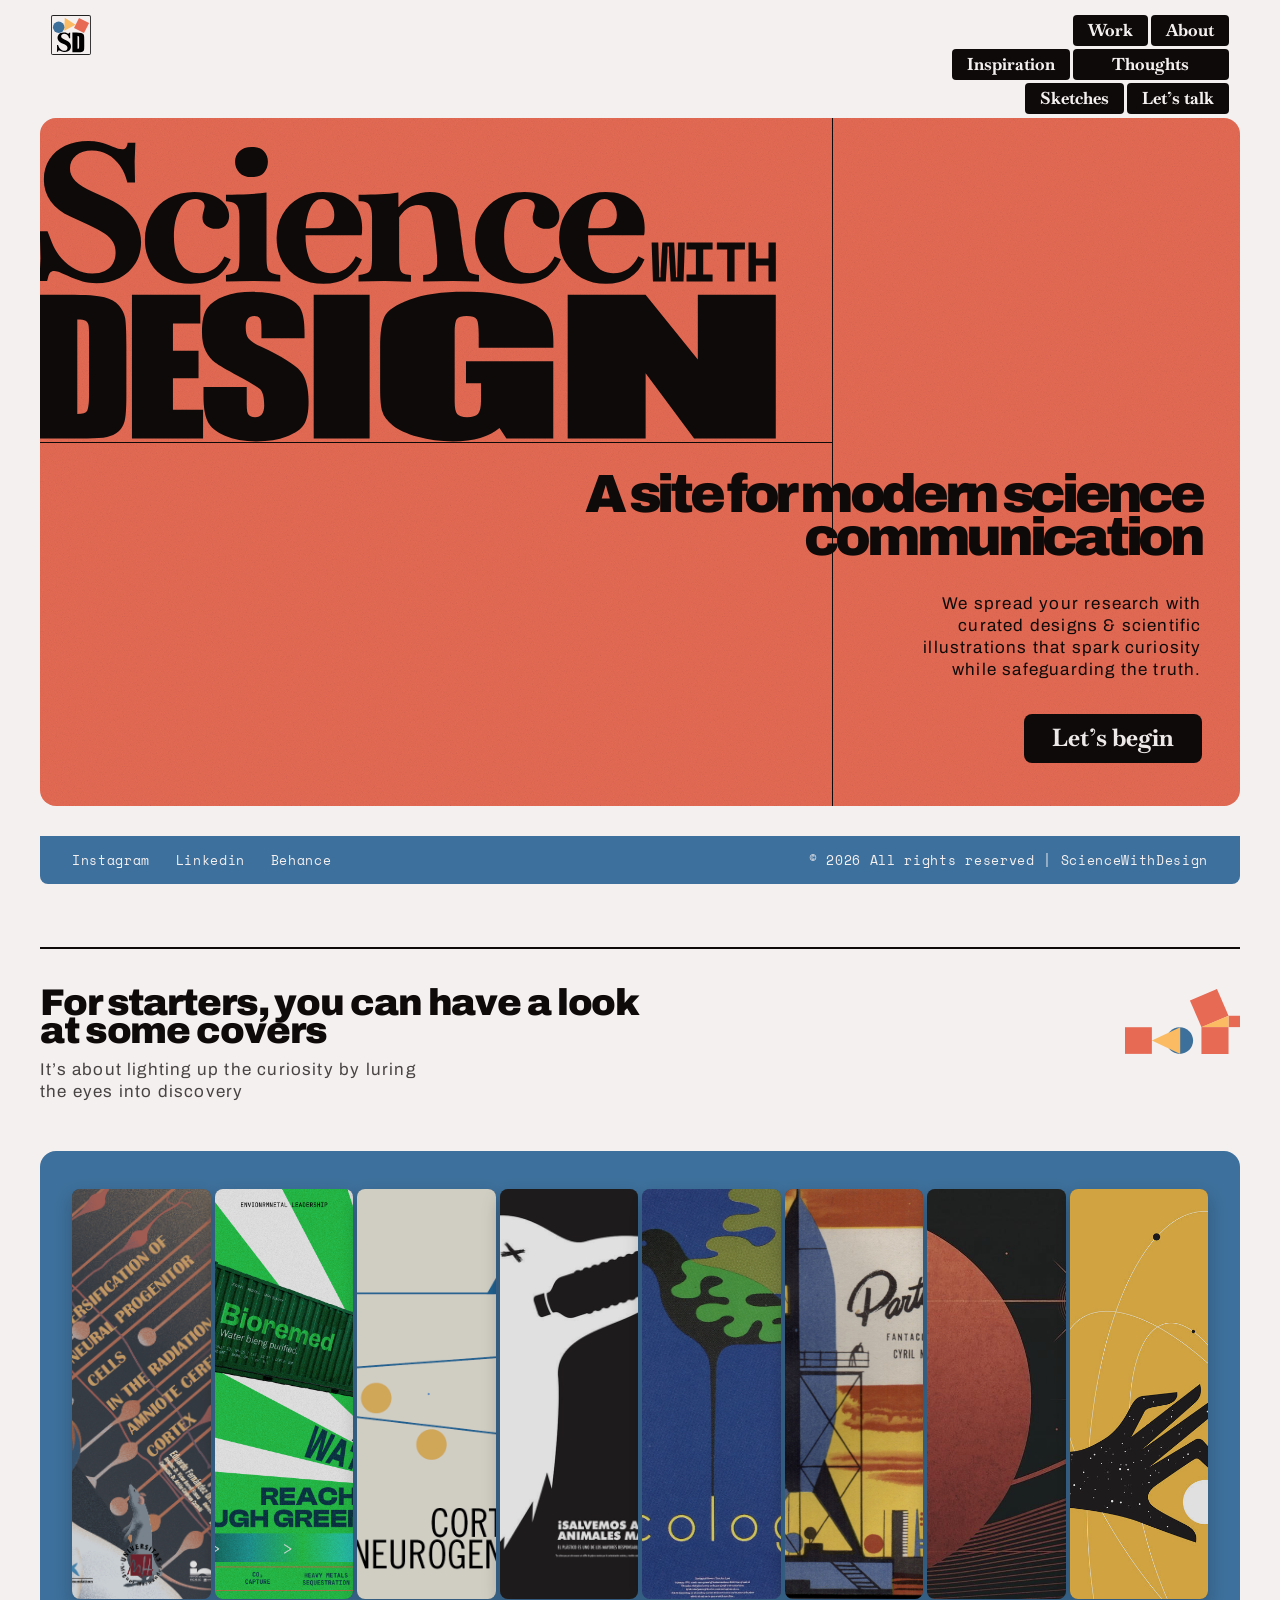
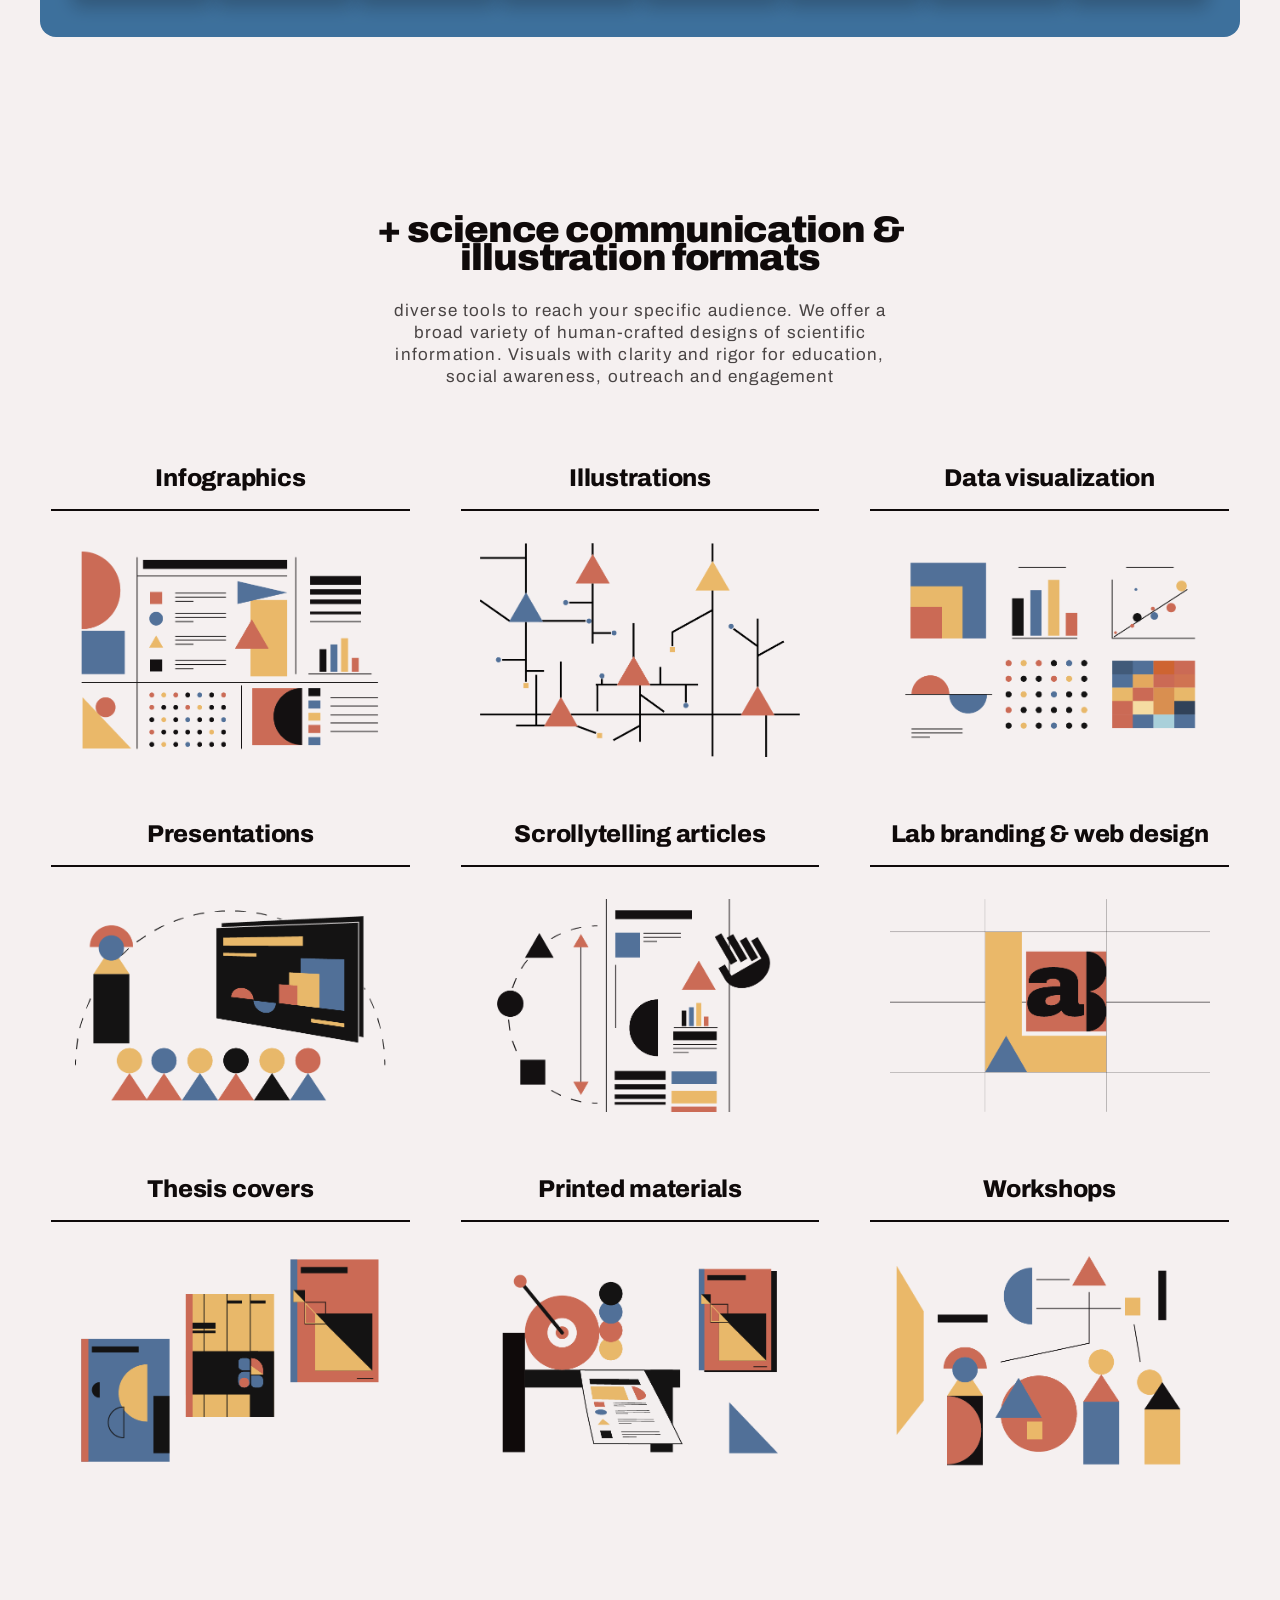
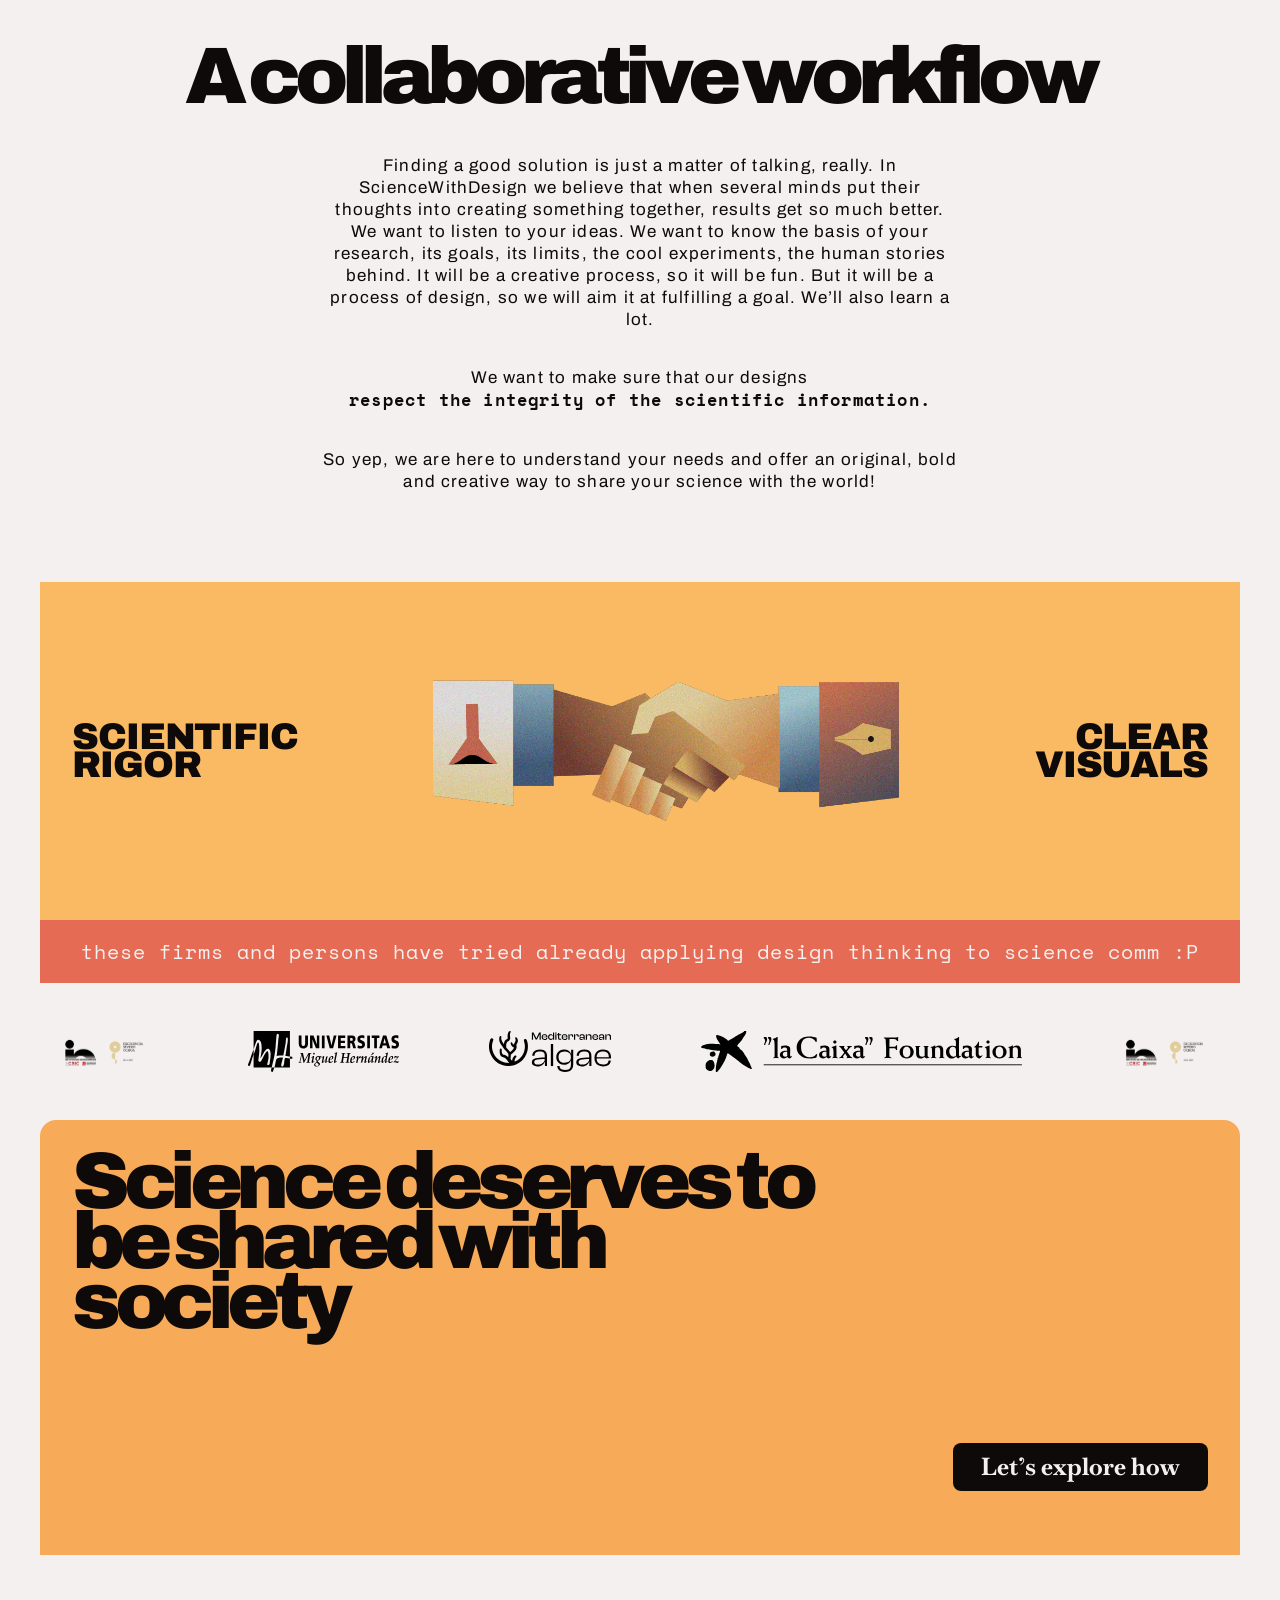
<file: index.html>
<!DOCTYPE html>
<html lang="es">
<head>
<meta charset="UTF-8" />
<meta name="viewport" content="width=device-width, initial-scale=1.0" />
<title>Science with Design — A site for modern science communication</title>
<meta name="description" content="Science with Design: comunicación científica visual, rigurosa y curiosa." />
<link rel="stylesheet" href="css/style.css" />
</head>
<body class="page-home">

  <!-- ============ HEADER: logo + nav — flotante, fijo al hacer scroll ============ -->
  <header class="site-header">
    <div class="wrap site-header__inner">
      <a href="index.html" class="logo" aria-label="Science with Design — inicio">
        <img src="img/basic.elements/Logo.bot%20Home.svg" alt="Science with Design" width="54" height="54" />
      </a>

      <button type="button" class="nav-toggle" id="nav-toggle" aria-expanded="false" aria-controls="primary-nav" aria-label="Abrir menú de navegación">
        <img src="img/basic.elements/nav.menu.button.svg" alt="" width="30" height="30" />
      </button>

      <nav class="nav" id="primary-nav" aria-label="Navegación principal">
        <a href="works.html" class="nav__pill nav__pill--work">Work</a>
        <a href="about.html" class="nav__pill nav__pill--about">About</a>
        <a href="thoughts.html" class="nav__pill nav__pill--thoughts">Thoughts</a>
        <a href="inspiration.html" class="nav__pill nav__pill--inspiration">Inspiration</a>
        <div class="nav__row-3">
          <a href="sketches.html" class="nav__pill nav__pill--sketches">Sketches</a>
          <a href="contact.html" class="nav__pill nav__pill--talk">Let&rsquo;s talk</a>
        </div>
      </nav>
    </div>
  </header>

  <!-- ============ HERO ============ -->
  <main>
    <!-- hero-wrap: arranca en el borde superior real de la página (el header flota
         encima, no reserva espacio en el flujo) — aquí vive la línea vertical
         que recorre toda la altura (la regla horizontal bajo el nav se quitó). -->
    <div class="hero-wrap">

      <section class="hero wrap" aria-label="Presentación">
        <div class="hero__card">
          <span class="hero__noise" aria-hidden="true"></span>
          <span class="hero__divider-v" aria-hidden="true"></span>

          <div class="hero__top">
            <div class="hero__lettering">
              <img src="img/basic.elements/hero-frame.lettering.svg" alt="Science with Design" />
            </div>

            <div class="hero__video">
              <video autoplay muted loop playsinline aria-hidden="true">
                <source src="animaciones/Comp%201.mp4" type="video/mp4" />
              </video>
            </div>
          </div>

          <div class="hero__bottom">
            <h1 class="type-h1 hero__title">A site for modern science communication</h1>
            <p class="type-body-big hero__lead">We spread your research with curated designs &amp; scientific illustrations that spark curiosity while safeguarding the truth.</p>
            <a href="contact.html" class="button-cta hero__cta">Let&rsquo;s begin</a>
          </div>
        </div>
      </section>
    </div>

    <!-- ============ COVERS: aperitivo de portadas/pósters, baraja interactiva ============ -->
    <section class="covers wrap" aria-labelledby="covers-title">
      <hr class="section-rule" aria-hidden="true" />

      <div class="covers__head">
        <div class="covers__intro">
          <h2 id="covers-title" class="type-h2 covers__title">For starters, you can have a look at some covers</h2>
          <p class="type-body-big covers__lead">It&rsquo;s about lighting up the curiosity by luring the eyes into discovery</p>
        </div>
        <img src="img/illustrations/abstract.optics.and.pitagoras.svg" alt="" class="covers__deco" aria-hidden="true" />
      </div>

      <!-- galería horizontal "acordeón" (como en griph-art.com): todas las
           portadas reparten el ancho disponible y lo llenan por completo,
           recortadas. Al pasar el ratón (o dar foco/tocar) por una, esa
           columna crece mucho y muestra la portada ENTERA sin recortar,
           mientras las demás se estrechan para dejarle sitio. -->

      <div class="covers__deck-wrap">
        <ul class="covers__deck" role="list">
          <li class="covers__card">
            <button type="button" class="covers__card-btn" aria-label="Ver portada: tesis de Edudu">
              <img src="img/images.my.projects/tesis.portada.png" alt="Portada de tesis de Edudu" loading="lazy" />
            </button>
          </li>
          <li class="covers__card">
            <button type="button" class="covers__card-btn" aria-label="Ver póster: biorremediación">
              <img src="img/images.my.projects/poster.biorremed.modulo_Mesa%20de%20trabajo%201.png" alt="Póster de biorremediación" loading="lazy" />
            </button>
          </li>
          <li class="covers__card">
            <button type="button" class="covers__card-btn" aria-label="Ver póster: neurogénesis cortical, estilo Bauhaus">
              <img src="img/images.my.projects/bauhaus.cortical.neurogenesis.png" alt="Póster estilo Bauhaus sobre neurogénesis cortical" loading="lazy" />
            </button>
          </li>
          <li class="covers__card">
            <button type="button" class="covers__card-btn" aria-label="Ver póster: aves y plástico">
              <img src="img/images/posteer-bird-plastic.jpg" alt="Póster sobre aves y plástico" loading="lazy" />
            </button>
          </li>
          <li class="covers__card">
            <button type="button" class="covers__card-btn" aria-label="Ver ilustración: ecología, estilo Kojima">
              <img src="img/images/Kojima.ecology.jpg" alt="Ilustración de ecología, estilo Kojima" loading="lazy" />
            </button>
          </li>
          <li class="covers__card">
            <button type="button" class="covers__card-btn" aria-label="Ver portada: Partida, fantaciencia">
              <img src="img/images/cotta.partida.fantaciencia.jpg" alt="Portada &ldquo;Partida&rdquo;, fantaciencia" loading="lazy" />
            </button>
          </li>
          <li class="covers__card">
            <button type="button" class="covers__card-btn" aria-label="Ver ilustración: Quiet outer space">
              <img src="img/images/janfishcer.quiet.outer.space.jpg" alt="Ilustración &ldquo;Quiet outer space&rdquo;" loading="lazy" />
            </button>
          </li>
          <li class="covers__card">
            <button type="button" class="covers__card-btn" aria-label="Ver ilustración: Stardust">
              <img src="img/images/paul.tebott.stardust.png" alt="Ilustración &ldquo;Stardust&rdquo;" loading="lazy" />
            </button>
          </li>
        </ul>
      </div>
    </section>

    <!-- ============ FORMATS: menú de formatos/servicios ============ -->
    <section class="formats wrap" aria-labelledby="formats-title">
      <div class="formats__head">
        <h2 id="formats-title" class="type-h2 formats__title">+ science communication &amp; illustration formats</h2>
        <p class="type-body-big formats__lead">diverse tools to reach your specific audience. We offer a broad variety of human-crafted designs of scientific information. Visuals with clarity and rigor for education, social awareness, outreach and engagement</p>
      </div>

      <ul class="formats__grid" role="list">
        <li class="formats__item" tabindex="0">
          <h3 class="type-h3 formats__item-title">Infographics</h3>
          <hr class="formats__item-rule" aria-hidden="true" />
          <img src="img/illustrations/ilustraciones.web.infographics.png" alt="Ilustración estilo Bauhaus para el formato Infographics" loading="lazy" class="formats__item-img" />
          <div class="formats__preview" aria-hidden="true">
            <img src="img/images.my.projects/tesis.inforgrafia.png" alt="" loading="lazy" />
          </div>
        </li>
        <li class="formats__item" tabindex="0">
          <h3 class="type-h3 formats__item-title">Illustrations</h3>
          <hr class="formats__item-rule" aria-hidden="true" />
          <img src="img/illustrations/ilustracion-03.png" alt="Ilustración estilo Bauhaus para el formato Illustrations" loading="lazy" class="formats__item-img" />
          <!-- ejemplo de trabajo: aparece al hacer hover/foco, ver .formats__preview -->
          <div class="formats__preview" aria-hidden="true">
            <img src="img/images.my.projects/buitre.posado.png" alt="" loading="lazy" />
          </div>
        </li>
        <li class="formats__item">
          <h3 class="type-h3 formats__item-title">Data visualization</h3>
          <hr class="formats__item-rule" aria-hidden="true" />
          <img src="img/illustrations/ilustraciones.web.dataviz-07.png" alt="Ilustración estilo Bauhaus para el formato Data visualization" loading="lazy" class="formats__item-img" />
        </li>
        <li class="formats__item">
          <h3 class="type-h3 formats__item-title">Presentations</h3>
          <hr class="formats__item-rule" aria-hidden="true" />
          <img src="img/illustrations/ilustraciones.web.presentations-10.png" alt="Ilustración estilo Bauhaus para el formato Presentations" loading="lazy" class="formats__item-img" />
        </li>
        <li class="formats__item">
          <h3 class="type-h3 formats__item-title">Scrollytelling articles</h3>
          <hr class="formats__item-rule" aria-hidden="true" />
          <img src="img/illustrations/ilustraciones.web.scrollytelling-05.png" alt="Ilustración estilo Bauhaus para el formato Scrollytelling articles" loading="lazy" class="formats__item-img" />
        </li>
        <li class="formats__item">
          <h3 class="type-h3 formats__item-title">Lab branding &amp; web design</h3>
          <hr class="formats__item-rule" aria-hidden="true" />
          <img src="img/illustrations/ilustraciones.web.brand-06.png" alt="Ilustración estilo Bauhaus para el formato Lab branding &amp; web design" loading="lazy" class="formats__item-img" />
        </li>
        <li class="formats__item" tabindex="0">
          <h3 class="type-h3 formats__item-title">Thesis covers</h3>
          <hr class="formats__item-rule" aria-hidden="true" />
          <img src="img/illustrations/ilustraciones.web.covers-09.png" alt="Ilustración estilo Bauhaus para el formato Thesis covers" loading="lazy" class="formats__item-img" />
          <div class="formats__preview" aria-hidden="true">
            <img src="img/images.my.projects/tesis.portada.png" alt="" loading="lazy" />
          </div>
        </li>
        <li class="formats__item">
          <h3 class="type-h3 formats__item-title">Printed materials</h3>
          <hr class="formats__item-rule" aria-hidden="true" />
          <img src="img/illustrations/ilustraciones.web.press-08.png" alt="Ilustración estilo Bauhaus para el formato Printed materials" loading="lazy" class="formats__item-img" />
        </li>
        <li class="formats__item">
          <h3 class="type-h3 formats__item-title">Workshops</h3>
          <hr class="formats__item-rule" aria-hidden="true" />
          <img src="img/illustrations/ilustraciones.web.workshop-04.png" alt="Ilustración estilo Bauhaus para el formato Workshops" loading="lazy" class="formats__item-img" />
        </li>
      </ul>
    </section>

    <!-- ============ WORKFLOW: "A collaborative workflow" ============ -->
    <section class="workflow" aria-labelledby="workflow-title">
      <div class="wrap workflow__intro">
        <h2 id="workflow-title" class="type-display workflow__title">A collaborative workflow</h2>
        <div class="workflow__copy">
          <p class="type-body-big">Finding a good solution is just a matter of talking, really. In ScienceWithDesign we believe that when several minds put their thoughts into creating something together, results get so much better. We want to listen to your ideas. We want to know the basis of your research, its goals, its limits, the cool experiments, the human stories behind. It will be a creative process, so it will be fun. But it will be a process of design, so we will aim it at fulfilling a goal. We&rsquo;ll also learn a lot.</p>
          <p class="type-body-big">We want to make sure that our designs<br /><span class="type-body-big-highlight">respect the integrity of the scientific information.</span></p>
          <p class="type-body-big">So yep, we are here to understand your needs and offer an original, bold and creative way to share your science with the world!</p>
        </div>
      </div>

      <div class="workflow__band wrap">
        <div class="workflow__band-inner">
          <h2 class="type-h2 workflow__label workflow__label--left">Scientific<br />rigor</h2>
          <img src="img/illustrations/handshake-13.png" alt="Ilustración de un apretón de manos, colaboración entre ciencia y diseño" class="workflow__handshake" loading="lazy" />
          <h2 class="type-h2 workflow__label workflow__label--right">Clear<br />visuals</h2>
        </div>
      </div>

      <div class="workflow__strip wrap">
        <div class="workflow__strip-inner">
          <p class="type-caption workflow__strip-text">these firms and persons have tried already applying design thinking to science comm :P</p>
        </div>
      </div>

      <div class="workflow__logos wrap" aria-label="Clientes con los que hemos trabajado">
        <div class="workflow__logos-clip">
          <div class="workflow__logos-track">
            <img src="img/logos.clientes/IN25.svg" alt="Instituto de Neurociencias — Severo Ochoa" loading="lazy" />
            <img src="img/logos.clientes/UMH.svg" alt="Universitas Miguel Hernández" loading="lazy" />
            <img src="img/logos.clientes/MEDALGAE.svg" alt="Mediterranean Algae" loading="lazy" />
            <img src="img/logos.clientes/LA%20CAIXA.svg" alt="&ldquo;la Caixa&rdquo; Foundation" loading="lazy" />
            <!-- mismo set repetido, oculto a lectores de pantalla: cierra el bucle del desplazamiento continuo -->
            <img src="img/logos.clientes/IN25.svg" alt="" aria-hidden="true" loading="lazy" />
            <img src="img/logos.clientes/UMH.svg" alt="" aria-hidden="true" loading="lazy" />
            <img src="img/logos.clientes/MEDALGAE.svg" alt="" aria-hidden="true" loading="lazy" />
            <img src="img/logos.clientes/LA%20CAIXA.svg" alt="" aria-hidden="true" loading="lazy" />
          </div>
        </div>
      </div>
    </section>

    <section class="final-cta wrap" aria-labelledby="final-cta-title">
      <div class="final-cta__inner">
        <h2 id="final-cta-title" class="type-display final-cta__title">Science deserves to be shared with society</h2>
        <a href="contact.html" class="button-cta final-cta__cta">Let&rsquo;s explore how</a>
      </div>
    </section>
  </main>

  <footer class="site-footer">
    <div class="wrap site-footer__wrap">
      <div class="site-footer__bar">
        <nav class="site-footer__social" aria-label="Redes sociales">
          <a href="https://instagram.com" class="type-caption">Instagram</a>
          <a href="https://linkedin.com" class="type-caption">Linkedin</a>
          <a href="https://behance.net" class="type-caption">Behance</a>
        </nav>
        <p class="type-caption site-footer__legal">&copy; 2026 All rights reserved | ScienceWithDesign</p>
      </div>
    </div>
  </footer>

  <script>
    // Fila acordeón: el crecimiento/encogimiento en ratón y teclado ya lo
    // resuelve el CSS (:hover / :focus-within), sin JS. Este script solo
    // añade el equivalente para pantallas táctiles (sin hover real):
    // tocar una portada la activa; tocar fuera o tocarla de nuevo la cierra.
    (function () {
      const deck = document.querySelector('.covers__deck');
      if (!deck) return;
      const cards = Array.from(deck.querySelectorAll('.covers__card'));
      if (cards.length < 2) return;

      cards.forEach((card) => {
        const btn = card.querySelector('.covers__card-btn');
        btn.addEventListener('click', () => {
          const wasActive = card.classList.contains('is-active');
          cards.forEach((c) => c.classList.remove('is-active'));
          if (!wasActive) card.classList.add('is-active');
        });
      });
    })();

    // Botón de menú (solo visible en móvil estrecho): abre/cierra el nav
    // como desplegable. Se cierra al elegir un enlace, al tocar fuera o
    // con Escape.
    (function () {
      const toggle = document.getElementById('nav-toggle');
      const nav = document.getElementById('primary-nav');
      if (!toggle || !nav) return;

      function closeNav() {
        nav.classList.remove('is-open');
        toggle.setAttribute('aria-expanded', 'false');
      }
      function openNav() {
        nav.classList.add('is-open');
        toggle.setAttribute('aria-expanded', 'true');
      }

      toggle.addEventListener('click', () => {
        const isOpen = nav.classList.contains('is-open');
        if (isOpen) { closeNav(); } else { openNav(); }
      });

      nav.querySelectorAll('a').forEach((link) => {
        link.addEventListener('click', closeNav);
      });

      document.addEventListener('click', (event) => {
        if (!nav.classList.contains('is-open')) return;
        if (nav.contains(event.target) || toggle.contains(event.target)) return;
        closeNav();
      });

      document.addEventListener('keydown', (event) => {
        if (event.key === 'Escape') closeNav();
      });
    })();
  </script>
</body>
</html>
</file>
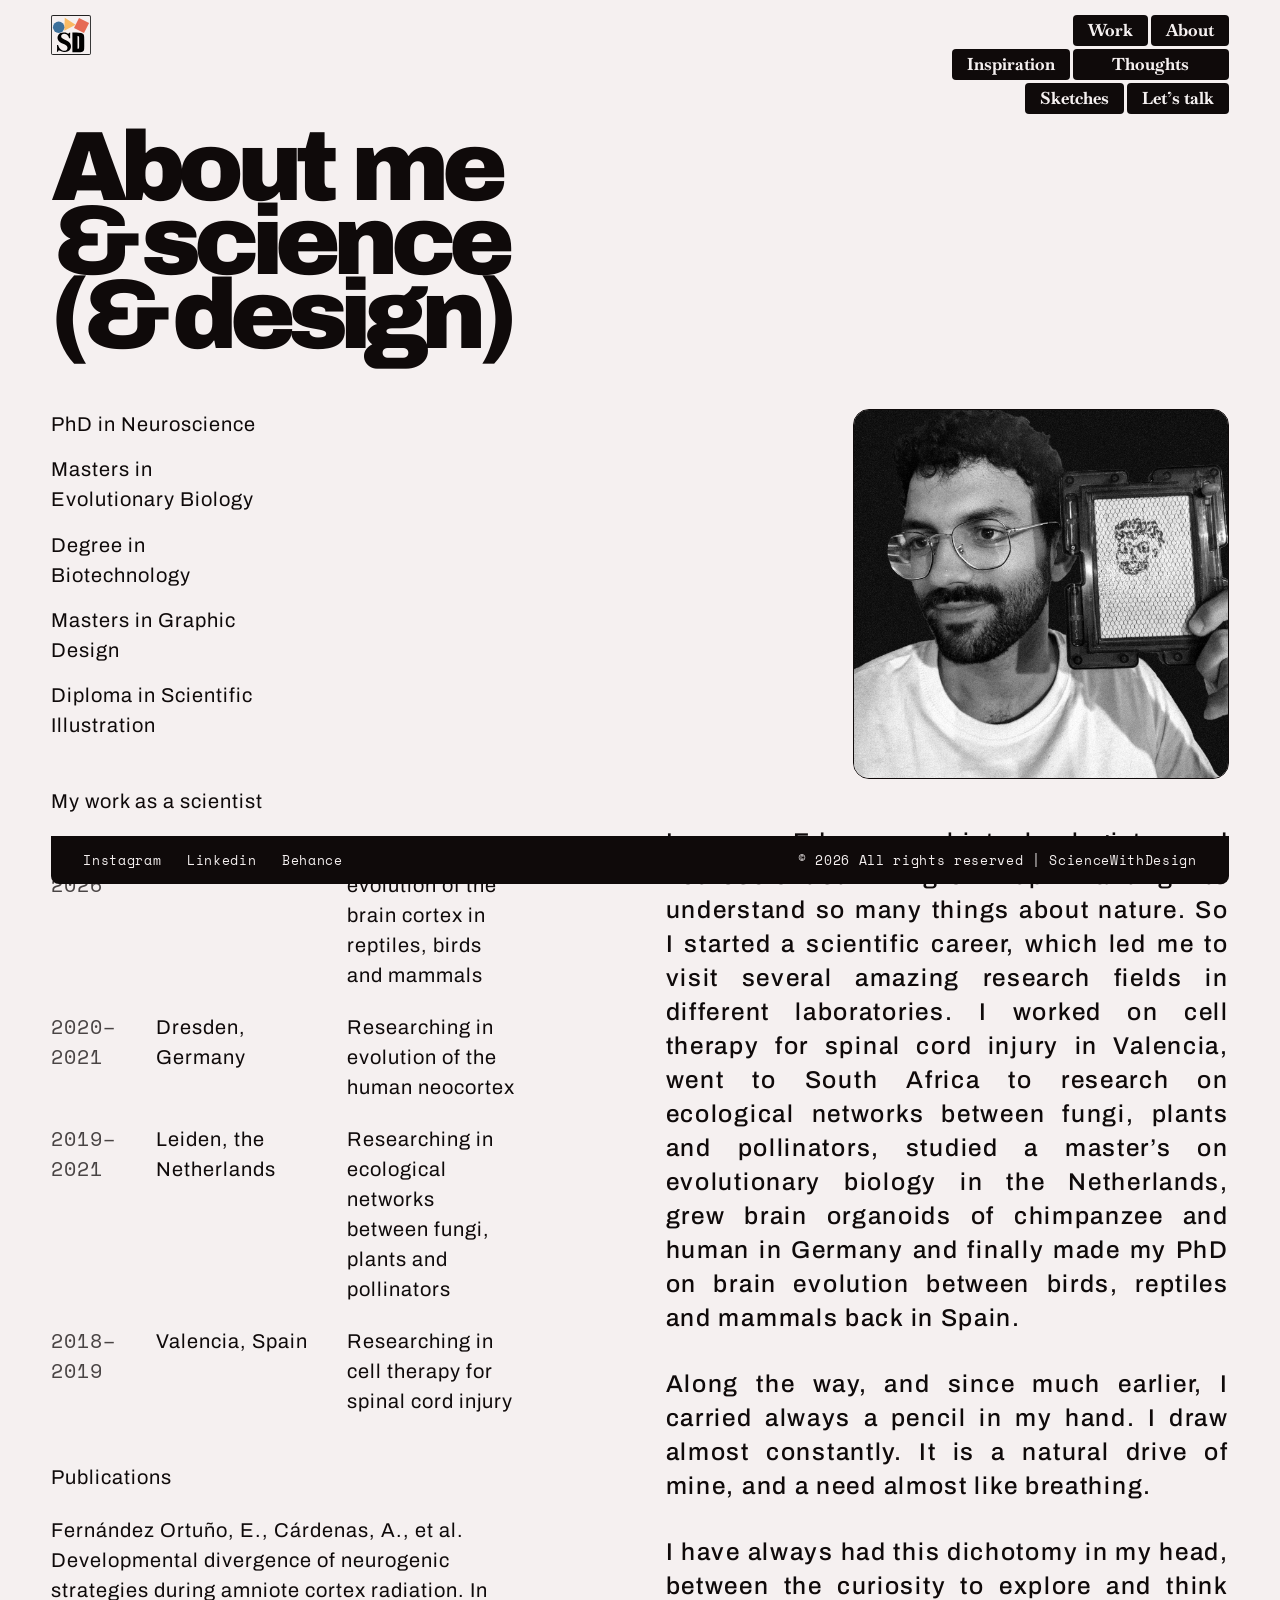
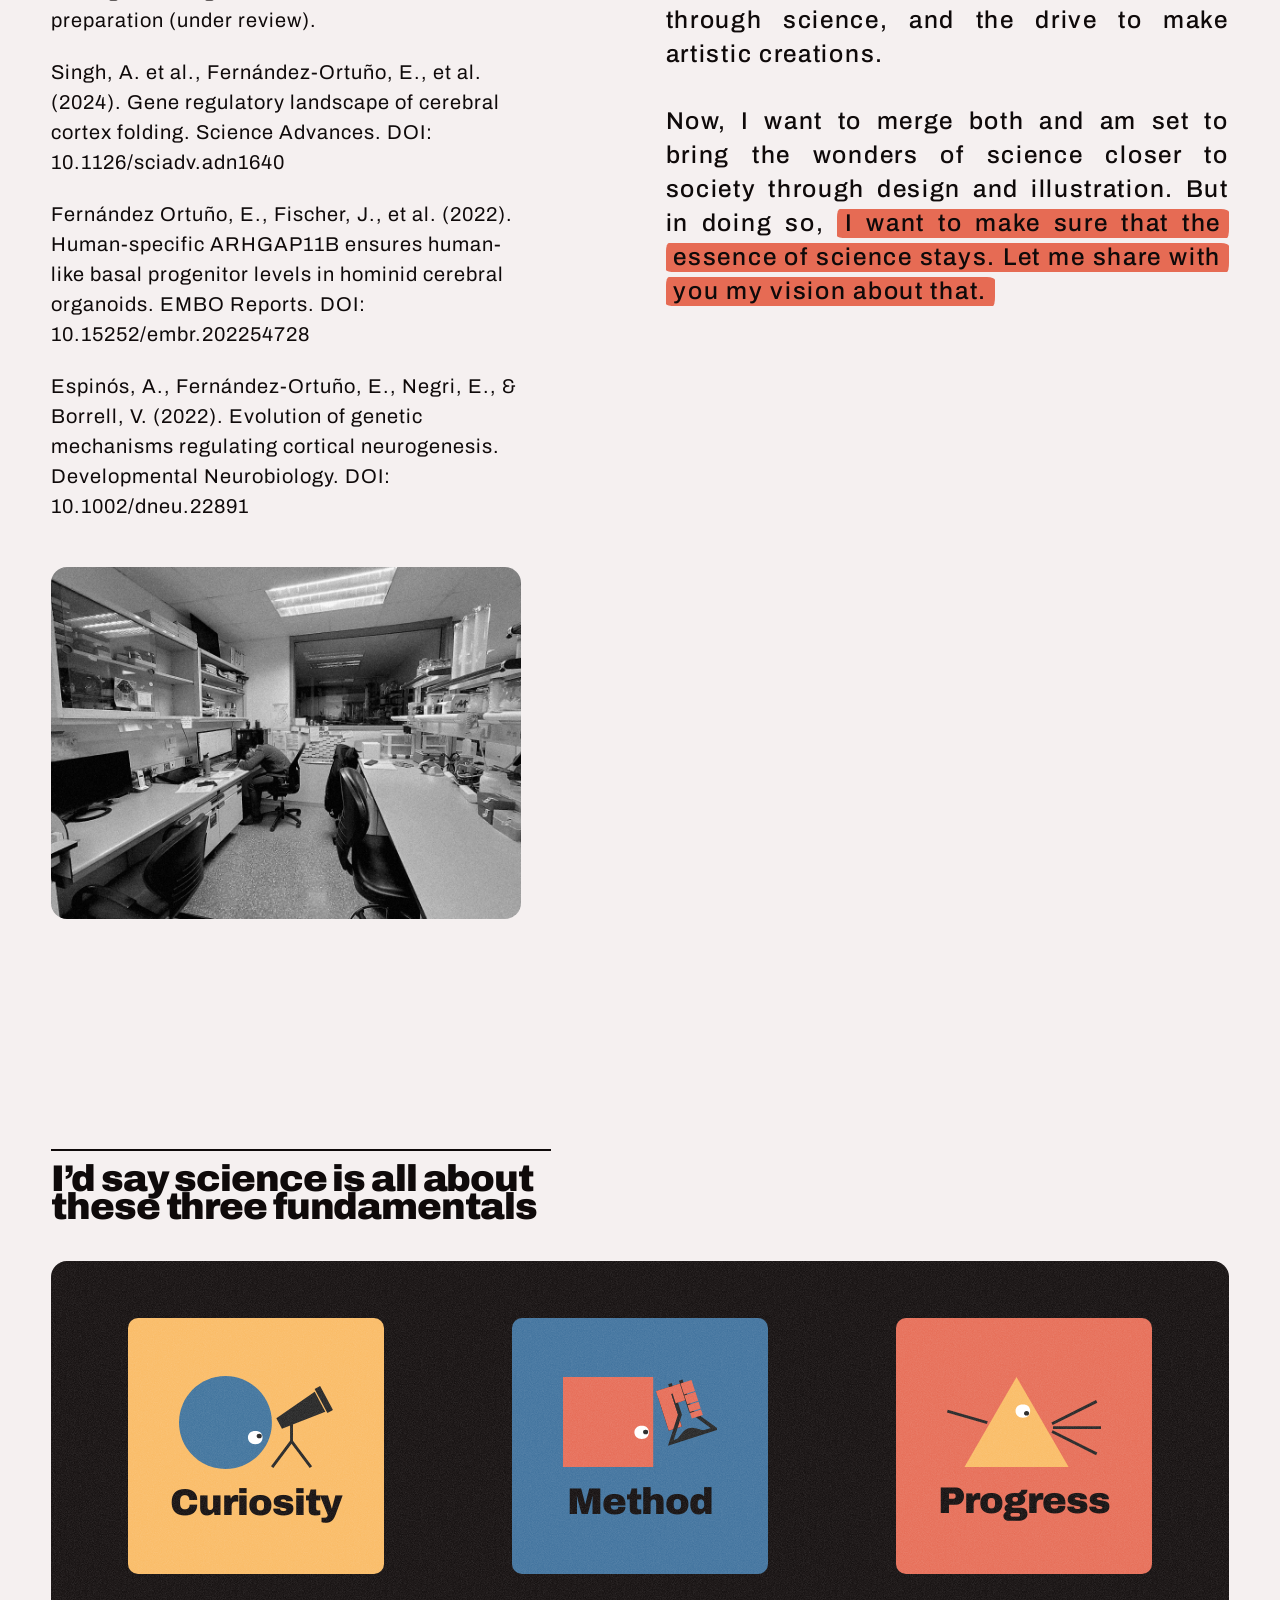
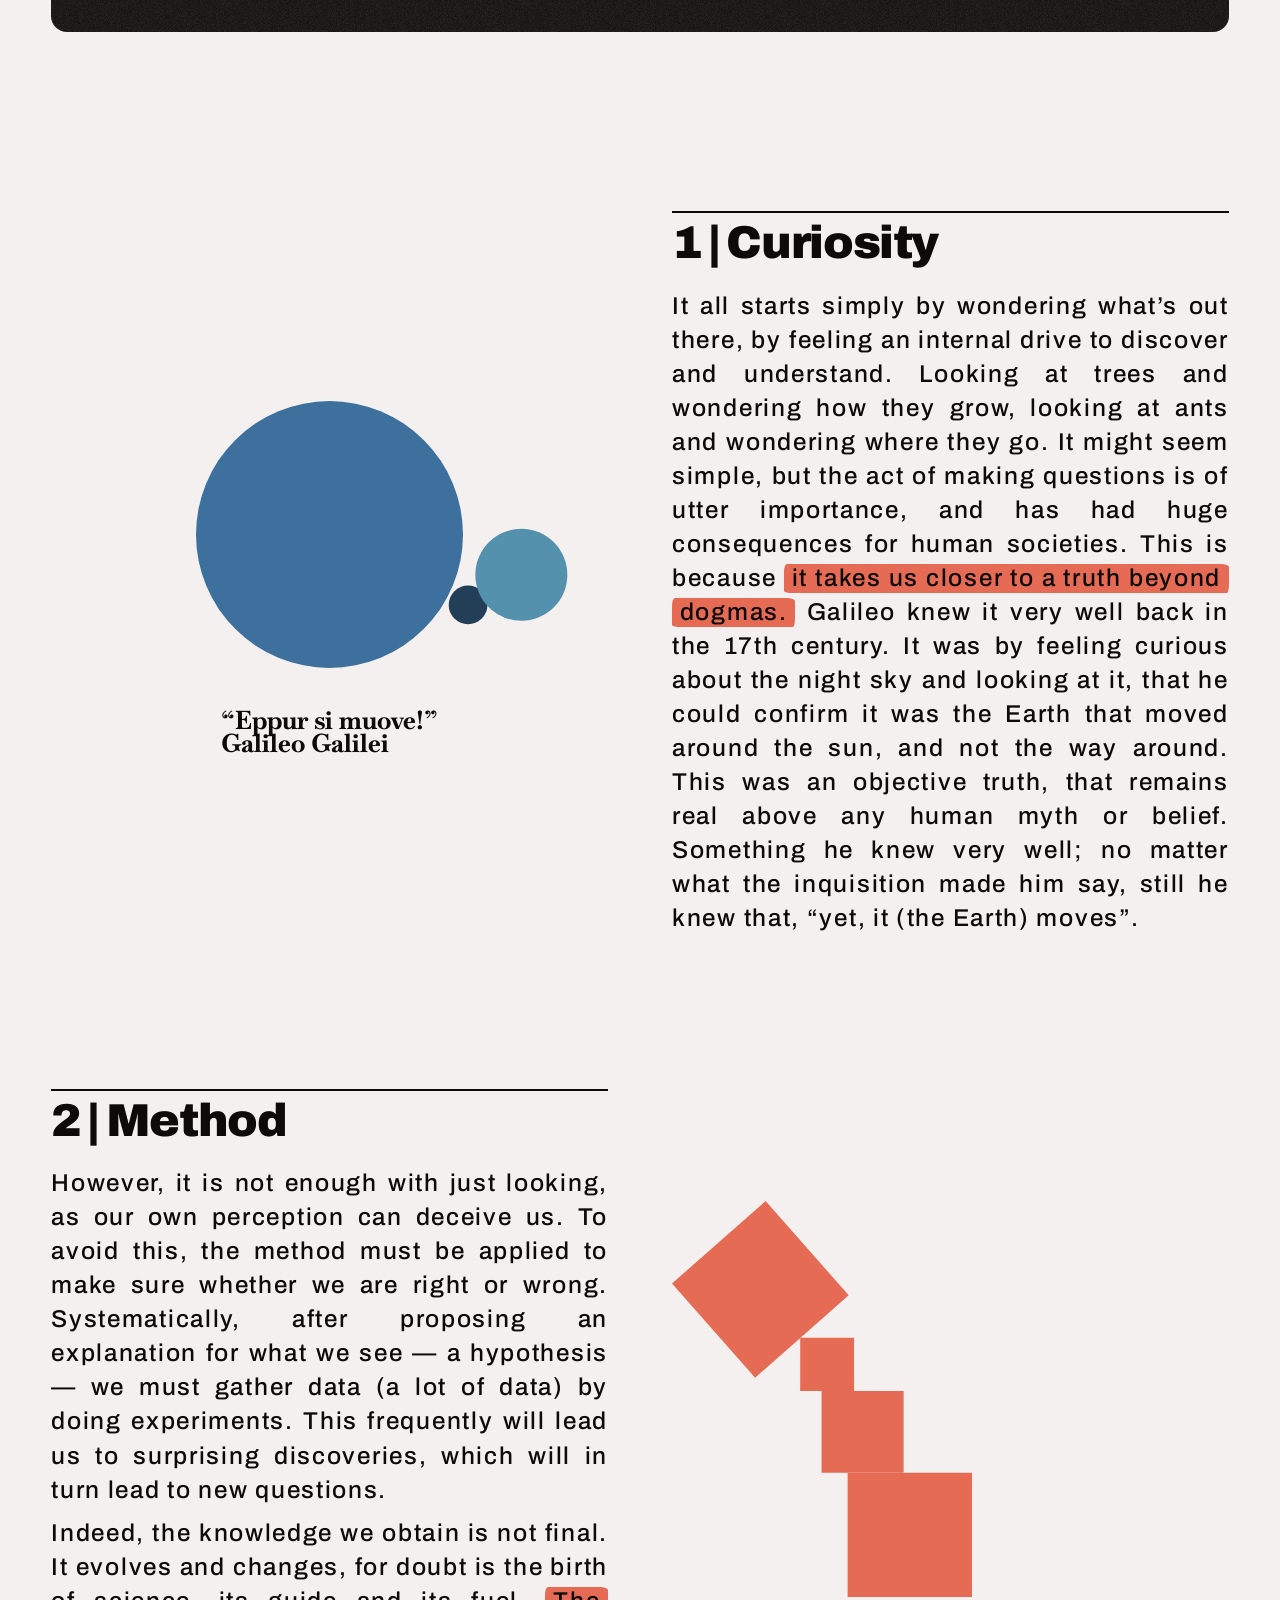
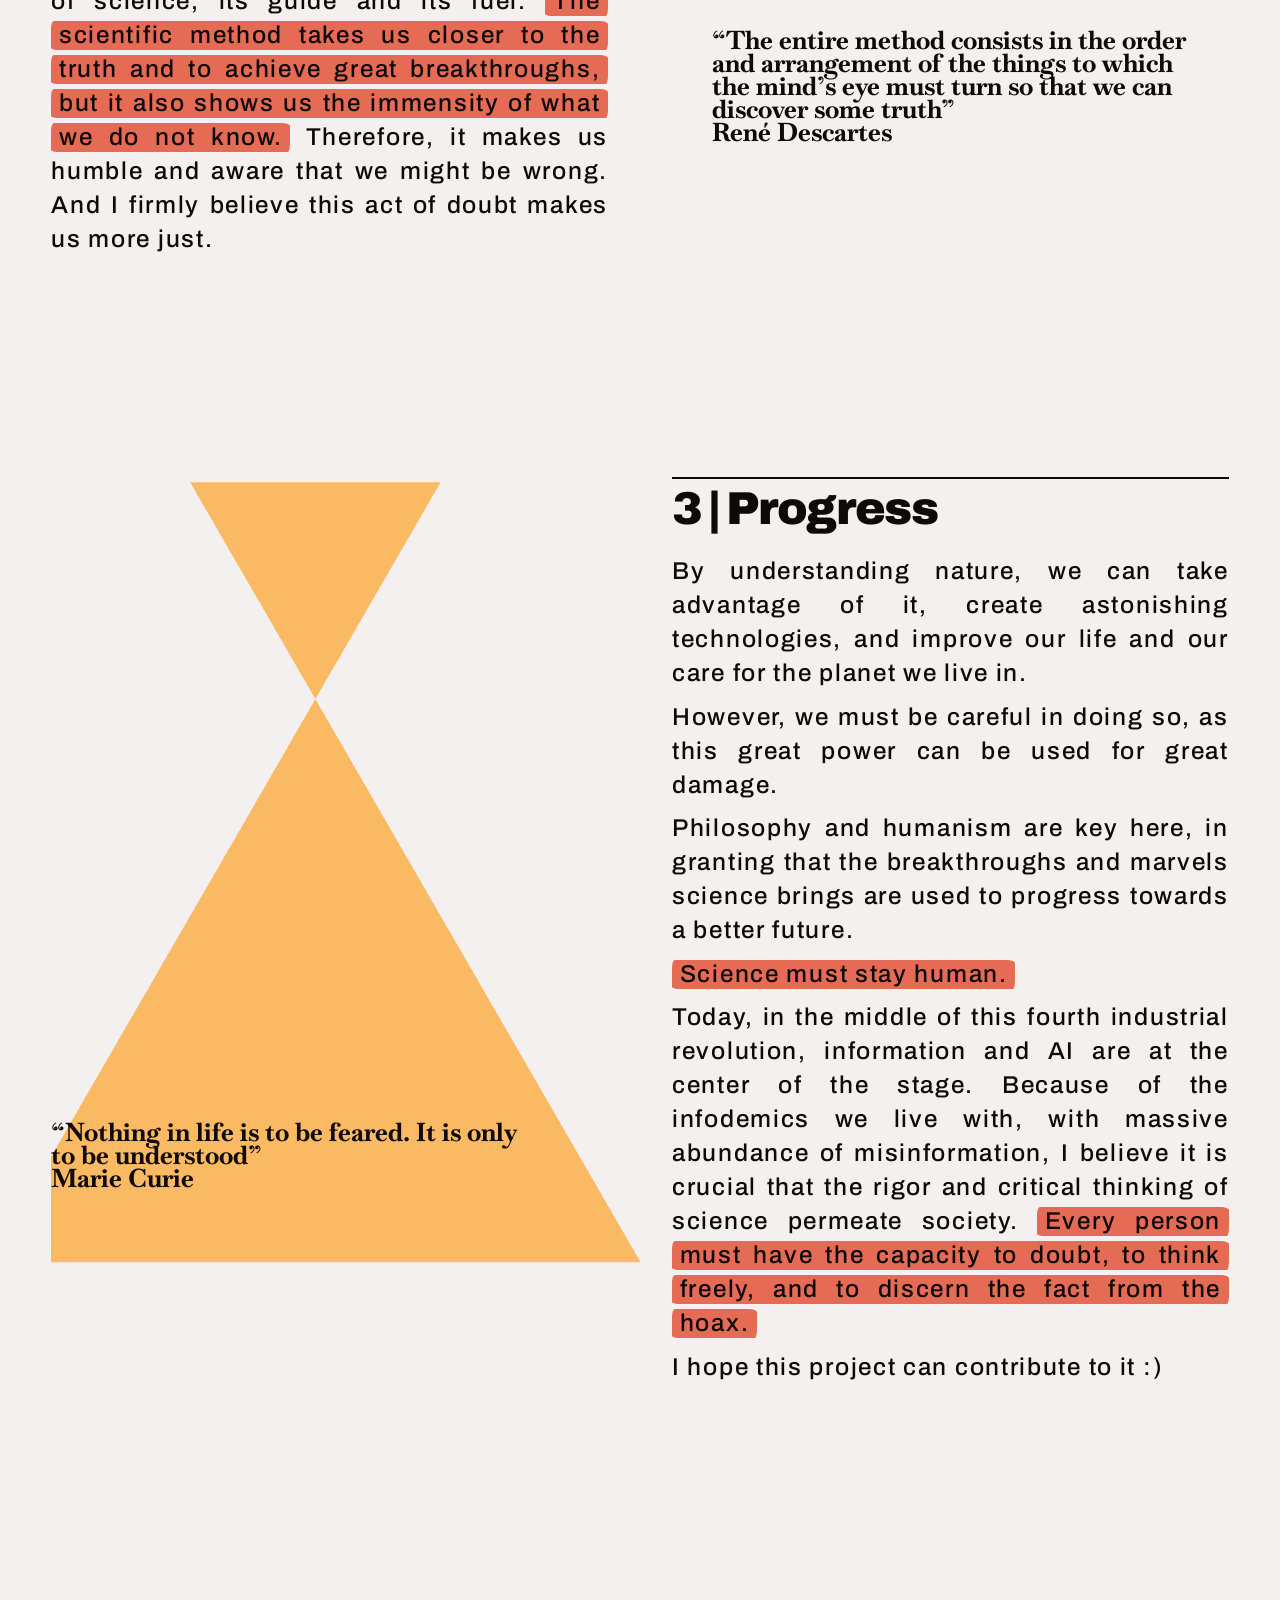
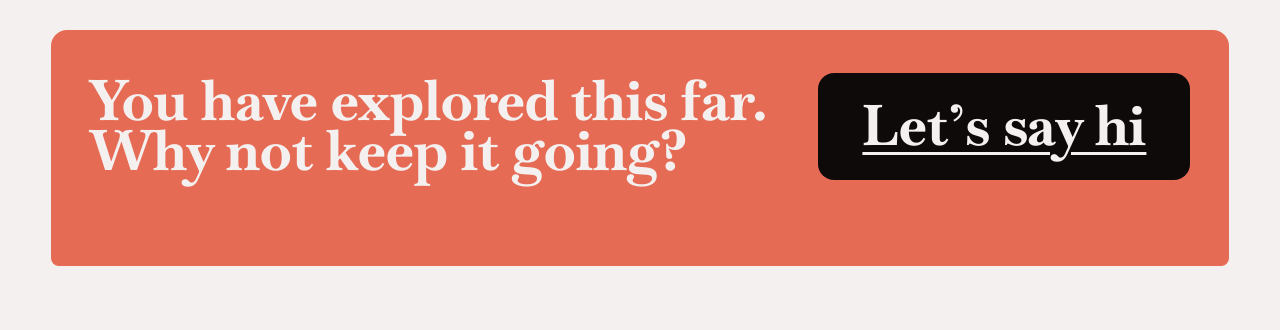
<file: about.html>
<!DOCTYPE html>
<html lang="es">
<head>
<meta charset="UTF-8" />
<meta name="viewport" content="width=device-width, initial-scale=1.0" />
<title>About me &amp; science (&amp; design) — Science with Design</title>
<meta name="description" content="Edu — biotecnólogo, neurocientífico y diseñador. La historia detrás de Science with Design: curiosidad, método y progreso." />
<link rel="stylesheet" href="css/style.css" />
</head>
<body class="page-about">

  <!-- ============ HEADER: logo + nav — idéntico al del resto del sitio ============ -->
  <header class="site-header">
    <div class="wrap site-header__inner">
      <a href="index.html" class="logo" aria-label="Science with Design — inicio">
        <img src="img/basic.elements/Logo.bot%20Home.svg" alt="Science with Design" width="54" height="54" />
      </a>

      <button type="button" class="nav-toggle" id="nav-toggle" aria-expanded="false" aria-controls="primary-nav" aria-label="Abrir menú de navegación">
        <img src="img/basic.elements/nav.menu.button.svg" alt="" width="30" height="30" />
      </button>

      <nav class="nav" id="primary-nav" aria-label="Navegación principal">
        <a href="works.html" class="nav__pill nav__pill--work">Work</a>
        <a href="about.html" class="nav__pill nav__pill--about">About</a>
        <a href="thoughts.html" class="nav__pill nav__pill--thoughts">Thoughts</a>
        <a href="inspiration.html" class="nav__pill nav__pill--inspiration">Inspiration</a>
        <div class="nav__row-3">
          <a href="sketches.html" class="nav__pill nav__pill--sketches">Sketches</a>
          <a href="contact.html" class="nav__pill nav__pill--talk">Let&rsquo;s talk</a>
        </div>
      </nav>
    </div>
  </header>

  <main>
    <!-- ============ ABOUT: cabecera (título + retratos + historia) ============ -->
    <section class="about wrap" aria-labelledby="about-title">

      <div class="about__hero">
        <h1 id="about-title" class="type-display-bigger about__title">About&nbsp;&nbsp;me<br />&amp;&nbsp;science<br />(&amp;&nbsp;design)</h1>

        <div class="about__left">
          <ul class="type-caption-sans about__credentials">
            <li>PhD in Neuroscience</li>
            <li>Masters in Evolutionary Biology</li>
            <li>Degree in Biotechnology</li>
            <li>Masters in Graphic Design</li>
            <li>Diploma in Scientific Illustration</li>
          </ul>

          <div class="about__work">
            <div class="about__work-header">
              <p class="type-caption-sans about__block-label">My work as a scientist</p>
              <!-- el botón solo se ve/funciona en móvil (ver CSS + JS); en
                   escritorio el contenido queda siempre visible. -->
              <button type="button" class="about__work-toggle" id="about-work-toggle" aria-expanded="false" aria-controls="about-work-collapsible" aria-label="Mostrar mi trabajo como científico y mis publicaciones">
                <img class="about__work-toggle-icon about__work-toggle-icon--more" src="img/basic.elements/Button show more.svg" alt="" aria-hidden="true" />
                <span class="about__work-toggle-icon about__work-toggle-icon--close" aria-hidden="true">&times;</span>
              </button>
            </div>

            <div class="about__work-collapsible" id="about-work-collapsible">
              <div class="about__work-collapsible-inner">
                <ul class="about__work-list">
                  <li class="about__work-item">
                    <span class="type-caption about__work-year">2021&#8211;2026</span>
                    <span class="type-caption-sans about__work-place">Alicante, Spain</span>
                    <span class="type-caption-sans about__work-desc">Researching in evolution of the brain cortex in reptiles, birds and mammals</span>
                  </li>
                  <li class="about__work-item">
                    <span class="type-caption about__work-year">2020&#8211;2021</span>
                    <span class="type-caption-sans about__work-place">Dresden, Germany</span>
                    <span class="type-caption-sans about__work-desc">Researching in evolution of the human neocortex</span>
                  </li>
                  <li class="about__work-item">
                    <span class="type-caption about__work-year">2019&#8211;2021</span>
                    <span class="type-caption-sans about__work-place">Leiden, the Netherlands</span>
                    <span class="type-caption-sans about__work-desc">Researching in ecological networks between fungi, plants and pollinators</span>
                  </li>
                  <li class="about__work-item">
                    <span class="type-caption about__work-year">2018&#8211;2019</span>
                    <span class="type-caption-sans about__work-place">Valencia, Spain</span>
                    <span class="type-caption-sans about__work-desc">Researching in cell therapy for spinal cord injury</span>
                  </li>
                </ul>

                <div class="about__publications">
                  <p class="type-caption-sans about__block-label">Publications</p>
                  <ul class="type-caption-sans about__pub-list">
                    <li>Fern&aacute;ndez Ortu&ntilde;o, E., C&aacute;rdenas, A., et al. Developmental divergence of neurogenic strategies during amniote cortex radiation. In preparation (under review).</li>
                    <li>Singh, A. et al., Fern&aacute;ndez-Ortu&ntilde;o, E., et al. (2024). Gene regulatory landscape of cerebral cortex folding. Science Advances. DOI: 10.1126/sciadv.adn1640</li>
                    <li>Fern&aacute;ndez Ortu&ntilde;o, E., Fischer, J., et al. (2022). Human-specific ARHGAP11B ensures human-like basal progenitor levels in hominid cerebral organoids. EMBO Reports. DOI: 10.15252/embr.202254728</li>
                    <li>Espin&oacute;s, A., Fern&aacute;ndez-Ortu&ntilde;o, E., Negri, E., &amp; Borrell, V. (2022). Evolution of genetic mechanisms regulating cortical neurogenesis. Developmental Neurobiology. DOI: 10.1002/dneu.22891</li>
                  </ul>
                </div>
              </div>
            </div>
          </div>

          <div class="about__media" data-name="lab durmiendo">
            <img src="img/images/lab.durmiendo.png" alt="Laboratorio de investigación, vacío, de madrugada" loading="lazy" />
          </div>
        </div>

        <div class="about__right">
          <div class="about__portrait">
            <img src="img/images/retrato.pizarramagnetica.png" alt="Retrato de Edu sosteniendo un pequeño marco magnético" loading="lazy" />
          </div>

          <div class="about__story">
            <p class="type-body-big-display about__intro">I am Edu, a biotechnologist and neuroscientist. I grew up wanting to understand so many things about nature. So I started a scientific career, which led me to visit several amazing research fields in different laboratories. I worked on cell therapy for spinal cord injury in Valencia, went to South Africa to research on ecological networks between fungi, plants and pollinators, studied a master&rsquo;s on evolutionary biology in the Netherlands, grew brain organoids of chimpanzee and human in Germany and finally made my PhD on brain evolution between birds, reptiles and mammals back in Spain.</p>

            <p class="type-body-big-display about__intro">Along the way, and since much earlier, I carried always a pencil in my hand. I draw almost constantly. It is a natural drive of mine, and a need almost like breathing.</p>

            <p class="type-body-big-display about__intro">I have always had this dichotomy in my head, between the curiosity to explore and think through science, and the drive to make artistic creations.</p>

            <p class="type-body-big-display about__intro about__intro--bold">Now, I want to merge both and am set to bring the wonders of science closer to society through design and illustration. But in doing so, <mark class="hl hl--accent">I want to make sure that the essence of science stays. Let me share with you my vision about that.</mark></p>
          </div>
        </div>
      </div>

      <h2 class="type-h2 about__fundamentals">I&rsquo;d say science is all about these three fundamentals</h2>

      <div class="about__keys">
        <div class="about-key about-key--curiosity">
          <img class="about-key__icon" src="img/basic.elements/curiosito.svg" alt="" loading="lazy" />
          <p class="type-h2 about-key__label">Curiosity</p>
        </div>
        <div class="about-key about-key--method">
          <img class="about-key__icon" src="img/basic.elements/metodito.svg" alt="" loading="lazy" />
          <p class="type-h2 about-key__label">Method</p>
        </div>
        <div class="about-key about-key--progress">
          <img class="about-key__icon" src="img/basic.elements/progresito.svg" alt="" loading="lazy" />
          <p class="type-h2 about-key__label">Progress</p>
        </div>
      </div>

      <!-- ---------- 1 | Curiosity ---------- -->
      <article class="about-section">
        <div class="about-section__media">
          <img class="about-section__illustration about-section__illustration--spheres" src="img/illustrations/spheres.svg" alt="Ilustración de dos esferas, una grande y una pequeña" loading="lazy" />
          <p class="about-quote">&ldquo;Eppur si muove!&rdquo;<br />Galileo Galilei</p>
        </div>
        <div class="about-section__body">
          <p class="about-section__num">1&nbsp;|&nbsp;Curiosity</p>
          <p class="type-body-big-display">It all starts simply by wondering what&rsquo;s out there, by feeling an internal drive to discover and understand. Looking at trees and wondering how they grow, looking at ants and wondering where they go. It might seem simple, but the act of making questions is of utter importance, and has had huge consequences for human societies. This is because <mark class="hl hl--accent">it takes us closer to a truth beyond dogmas.</mark> Galileo knew it very well back in the 17th century. It was by feeling curious about the night sky and looking at it, that he could confirm it was the Earth that moved around the sun, and not the way around. This was an objective truth, that remains real above any human myth or belief. Something he knew very well; no matter what the inquisition made him say, still he knew that, &ldquo;yet, it (the Earth) moves&rdquo;.</p>
        </div>
      </article>

      <!-- ---------- 2 | Method ---------- -->
      <article class="about-section about-section--reverse">
        <div class="about-section__body">
          <p class="about-section__num">2&nbsp;|&nbsp;Method</p>
          <p class="type-body-big-display">However, it is not enough with just looking, as our own perception can deceive us. To avoid this, the method must be applied to make sure whether we are right or wrong. Systematically, after proposing an explanation for what we see &mdash; a hypothesis &mdash; we must gather data (a lot of data) by doing experiments. This frequently will lead us to surprising discoveries, which will in turn lead to new questions.</p>
          <p class="type-body-big-display">Indeed, the knowledge we obtain is not final. It evolves and changes, for doubt is the birth of science, its guide and its fuel. <mark class="hl hl--accent">The scientific method takes us closer to the truth and to achieve great breakthroughs, but it also shows us the immensity of what we do not know.</mark> Therefore, it makes us humble and aware that we might be wrong. And I firmly believe this act of doubt makes us more just.</p>
        </div>
        <div class="about-section__media">
          <img class="about-section__illustration about-section__illustration--squares" src="img/illustrations/squares.svg" alt="Ilustración de cuadrados en composición diagonal" loading="lazy" />
          <p class="about-quote">&ldquo;The entire method consists in the order and arrangement of the things to which the mind&rsquo;s eye must turn so that we can discover some truth&rdquo;<br />Ren&eacute; Descartes</p>
        </div>
      </article>

      <!-- ---------- 3 | Progress ---------- -->
      <article class="about-section">
        <div class="about-section__media about-section__media--progress">
          <img class="about-section__illustration about-section__illustration--triangles" src="img/illustrations/triangles.svg" alt="Ilustración de dos triángulos formando un reloj de arena" loading="lazy" />
          <p class="about-quote about-quote--progress">&ldquo;Nothing in life is to be feared. It is only to be understood&rdquo;<br />Marie Curie</p>
        </div>
        <div class="about-section__body">
          <p class="about-section__num">3&nbsp;|&nbsp;Progress</p>
          <p class="type-body-big-display">By understanding nature, we can take advantage of it, create astonishing technologies, and improve our life and our care for the planet we live in.</p>
          <p class="type-body-big-display">However, we must be careful in doing so, as this great power can be used for great damage.</p>
          <p class="type-body-big-display">Philosophy and humanism are key here, in granting that the breakthroughs and marvels science brings are used to progress towards a better future.</p>
          <p class="type-body-big-display"><mark class="hl hl--accent">Science must stay human.</mark></p>
          <p class="type-body-big-display">Today, in the middle of this fourth industrial revolution, information and AI are at the center of the stage. Because of the infodemics we live with, with massive abundance of misinformation, I believe it is crucial that the rigor and critical thinking of science permeate society. <mark class="hl hl--accent">Every person must have the capacity to doubt, to think freely, and to discern the fact from the hoax.</mark></p>
          <p class="type-body-big-display">I hope this project can contribute to it :)</p>
        </div>
      </article>

    </section>

    <!-- ============ PRE-FOOTER CTA: igual que el resto del sitio, en terracota/500 ============ -->
    <section class="about-cta wrap">
      <div class="about-cta__row">
        <p class="type-prefooter-cta about-cta__text">You have explored this far. Why not keep it going?</p>
        <a href="contact.html" class="about-cta__link">
          <span class="type-prefooter-cta">Let&rsquo;s say hi</span>
        </a>
      </div>
    </section>
  </main>

  <footer class="site-footer">
    <div class="wrap site-footer__wrap">
      <div class="site-footer__bar">
        <nav class="site-footer__social" aria-label="Redes sociales">
          <a href="https://instagram.com" class="type-caption">Instagram</a>
          <a href="https://linkedin.com" class="type-caption">Linkedin</a>
          <a href="https://behance.net" class="type-caption">Behance</a>
        </nav>
        <p class="type-caption site-footer__legal">&copy; 2026 All rights reserved | ScienceWithDesign</p>
      </div>
    </div>
  </footer>

  <script>
    // Botón de menú móvil — idéntico al del resto del sitio.
    (function () {
      const toggle = document.getElementById('nav-toggle');
      const nav = document.getElementById('primary-nav');
      if (!toggle || !nav) return;

      function closeNav() {
        nav.classList.remove('is-open');
        toggle.setAttribute('aria-expanded', 'false');
      }
      function openNav() {
        nav.classList.add('is-open');
        toggle.setAttribute('aria-expanded', 'true');
      }

      toggle.addEventListener('click', () => {
        const isOpen = nav.classList.contains('is-open');
        if (isOpen) { closeNav(); } else { openNav(); }
      });

      nav.querySelectorAll('a').forEach((link) => {
        link.addEventListener('click', closeNav);
      });

      document.addEventListener('click', (event) => {
        if (!nav.classList.contains('is-open')) return;
        if (nav.contains(event.target) || toggle.contains(event.target)) return;
        closeNav();
      });

      document.addEventListener('keydown', (event) => {
        if (event.key === 'Escape') closeNav();
      });
    })();

    // "My work as a scientist" — desplegable solo funcional en móvil (en
    // escritorio el botón queda oculto por CSS y el contenido siempre
    // visible, así que este script no le afecta ahí).
    (function () {
      const toggle = document.getElementById('about-work-toggle');
      const panel = document.getElementById('about-work-collapsible');
      if (!toggle || !panel) return;

      function setOpen(open) {
        toggle.setAttribute('aria-expanded', String(open));
        toggle.classList.toggle('is-open', open);
        panel.classList.toggle('is-open', open);
        toggle.setAttribute('aria-label', open
          ? 'Ocultar mi trabajo como científico y mis publicaciones'
          : 'Mostrar mi trabajo como científico y mis publicaciones');
      }

      toggle.addEventListener('click', () => {
        setOpen(toggle.getAttribute('aria-expanded') !== 'true');
      });
    })();
  </script>
</body>
</html>
</file>
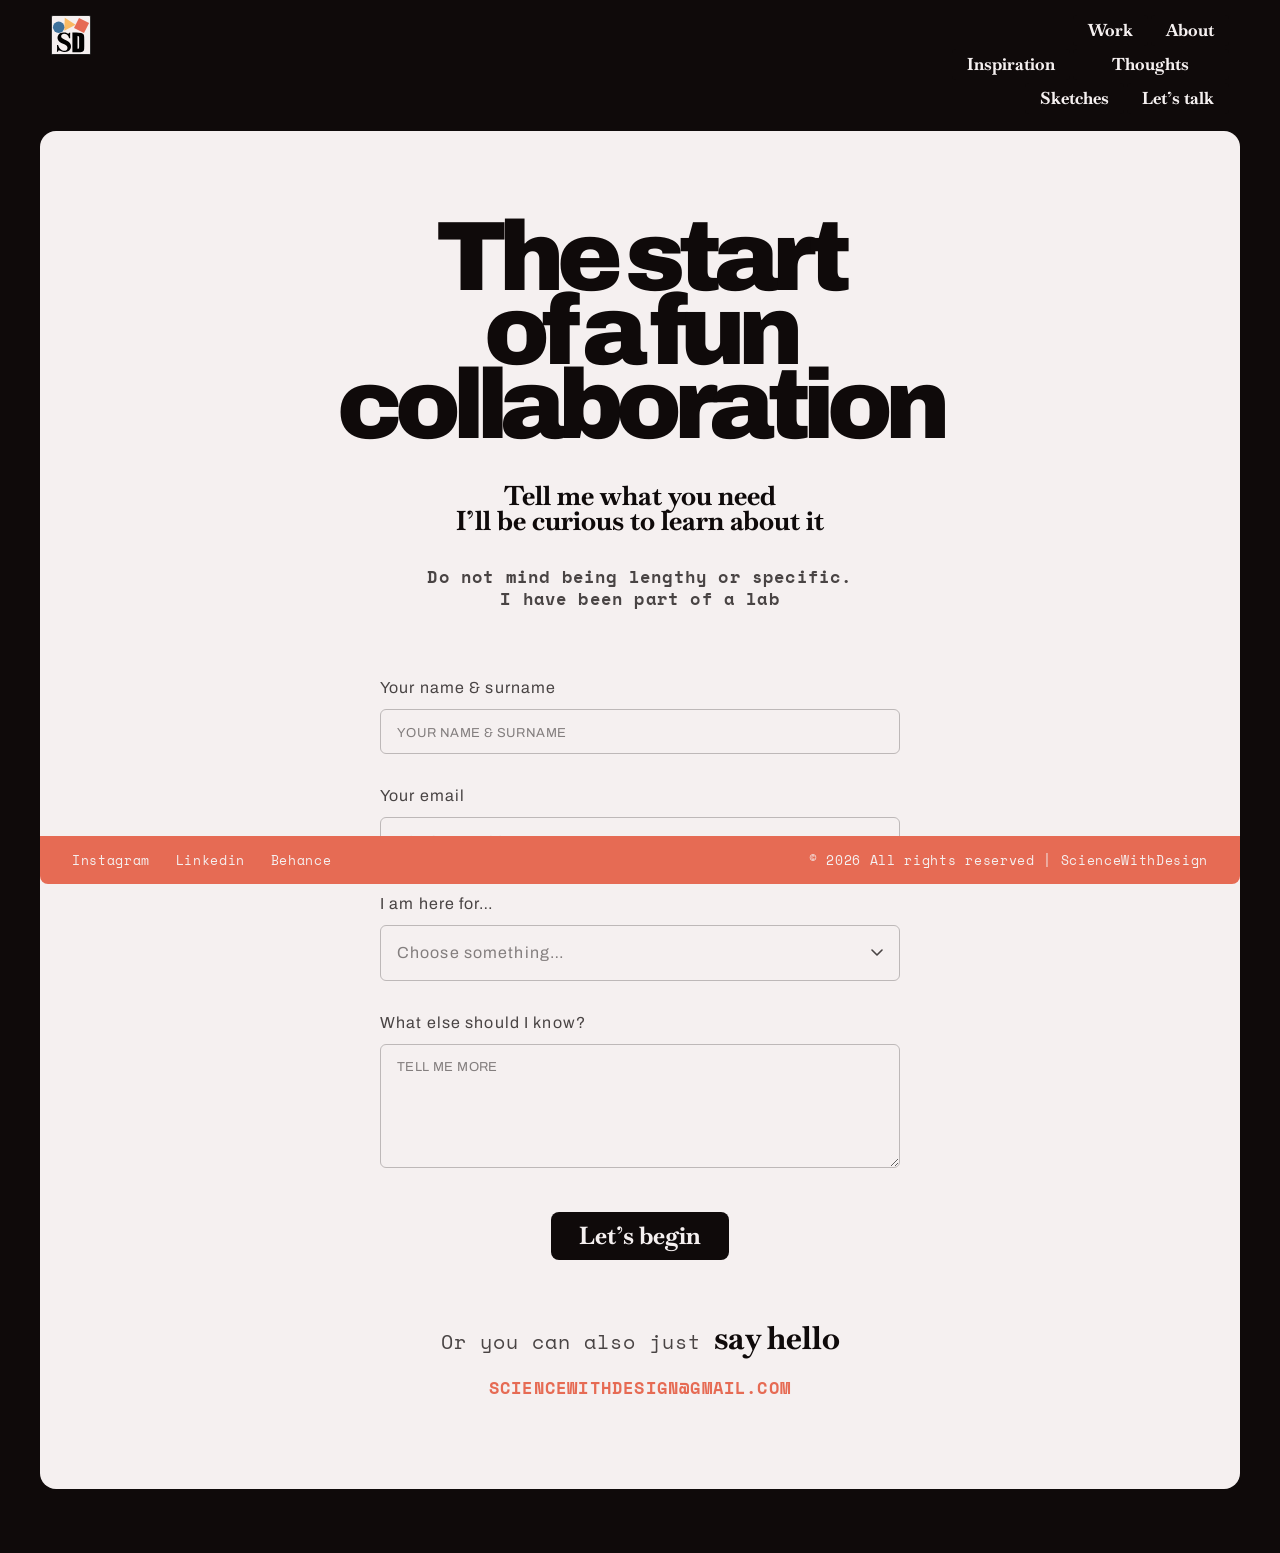
<file: contact.html>
<!DOCTYPE html>
<html lang="es">
<head>
<meta charset="UTF-8" />
<meta name="viewport" content="width=device-width, initial-scale=1.0" />
<title>Contact — Science with Design</title>
<meta name="description" content="Cuéntanos qué necesitas: Science with Design se pone en contacto contigo." />
<link rel="stylesheet" href="css/style.css" />
</head>
<body class="page-contact">

  <!-- ============ HEADER: logo + nav — idéntico al de la home ============ -->
  <header class="site-header">
    <div class="wrap site-header__inner">
      <a href="index.html" class="logo" aria-label="Science with Design — inicio">
        <img src="img/basic.elements/Logo.bot%20Home.svg" alt="Science with Design" width="54" height="54" />
      </a>

      <button type="button" class="nav-toggle" id="nav-toggle" aria-expanded="false" aria-controls="primary-nav" aria-label="Abrir menú de navegación">
        <img src="img/basic.elements/nav.menu.button.svg" alt="" width="30" height="30" />
      </button>

      <nav class="nav" id="primary-nav" aria-label="Navegación principal">
        <a href="works.html" class="nav__pill nav__pill--work">Work</a>
        <a href="about.html" class="nav__pill nav__pill--about">About</a>
        <a href="thoughts.html" class="nav__pill nav__pill--thoughts">Thoughts</a>
        <a href="inspiration.html" class="nav__pill nav__pill--inspiration">Inspiration</a>
        <div class="nav__row-3">
          <a href="sketches.html" class="nav__pill nav__pill--sketches">Sketches</a>
          <a href="contact.html" class="nav__pill nav__pill--talk">Let&rsquo;s talk</a>
        </div>
      </nav>
    </div>
  </header>

  <!-- ============ CONTACT ============ -->
  <main>
    <section class="contact wrap" aria-labelledby="contact-title">
      <div class="contact__card">

        <div class="contact__intro">
          <h1 id="contact-title" class="type-display-bigger contact__title">The start<br />of a fun<br />collaboration</h1>
          <p class="type-cta contact__subtitle">Tell me what you need<br />I&rsquo;ll be curious to learn about it</p>
          <p class="type-body-big-highlight contact__lead">Do not mind being lengthy or specific.<br />I have been part of a lab</p>
        </div>

        <form class="contact__form" novalidate>
          <div class="field">
            <label class="type-body-small field__label" for="cf-name">Your name &amp; surname</label>
            <input class="field__input" type="text" id="cf-name" name="name" placeholder="Your name &amp; surname" autocomplete="name" required />
          </div>

          <div class="field">
            <label class="type-body-small field__label" for="cf-email">Your email</label>
            <input class="field__input" type="email" id="cf-email" name="email" placeholder="you@email.com" autocomplete="email" required />
          </div>

          <div class="field">
            <label class="type-body-small field__label" for="cf-topic">I am here for&hellip;</label>
            <select class="field__input field__select" id="cf-topic" name="topic" required>
              <option value="" disabled selected>Choose something&hellip;</option>
              <option value="infographics">Infographics</option>
              <option value="illustrations">Illustrations</option>
              <option value="workshops">Workshops</option>
              <option value="scrollytelling">Scrollytelling articles</option>
              <option value="branding">Lab branding &amp; web design</option>
              <option value="dataviz">Data visualization</option>
              <option value="print">Printed materials</option>
              <option value="thesis">Thesis covers</option>
              <option value="presentations">Presentations</option>
              <option value="graphical-abstract">Graphical abstract</option>
              <option value="other">Other&hellip;</option>
            </select>
            <input class="field__input field__input--other" type="text" id="cf-topic-other" name="topic-other" placeholder="Tell me what it is" hidden />
          </div>

          <div class="field">
            <label class="type-body-small field__label" for="cf-more">What else should I know?</label>
            <textarea class="field__input field__textarea" id="cf-more" name="more" rows="4" placeholder="Tell me more"></textarea>
          </div>

          <button type="submit" class="button-cta contact__submit">Let&rsquo;s begin</button>
        </form>

        <p class="type-caption contact__hello">Or you can also just <span class="type-quote">say hello</span></p>

        <a href="mailto:sciencewithdesign@gmail.com" class="type-body-big-highlight contact__email">sciencewithdesign@gmail.com</a>

      </div>
    </section>
  </main>

  <footer class="site-footer">
    <div class="wrap site-footer__wrap">
      <div class="site-footer__bar">
        <nav class="site-footer__social" aria-label="Redes sociales">
          <a href="https://instagram.com" class="type-caption">Instagram</a>
          <a href="https://linkedin.com" class="type-caption">Linkedin</a>
          <a href="https://behance.net" class="type-caption">Behance</a>
        </nav>
        <p class="type-caption site-footer__legal">&copy; 2026 All rights reserved | ScienceWithDesign</p>
      </div>
    </div>
  </footer>

  <script>
    // Botón de menú (solo visible en móvil estrecho): abre/cierra el nav
    // como desplegable. Se cierra al elegir un enlace, al tocar fuera o
    // con Escape. (idéntico al de la home)
    (function () {
      const toggle = document.getElementById('nav-toggle');
      const nav = document.getElementById('primary-nav');
      if (!toggle || !nav) return;

      function closeNav() {
        nav.classList.remove('is-open');
        toggle.setAttribute('aria-expanded', 'false');
      }
      function openNav() {
        nav.classList.add('is-open');
        toggle.setAttribute('aria-expanded', 'true');
      }

      toggle.addEventListener('click', () => {
        const isOpen = nav.classList.contains('is-open');
        if (isOpen) { closeNav(); } else { openNav(); }
      });

      nav.querySelectorAll('a').forEach((link) => {
        link.addEventListener('click', closeNav);
      });

      document.addEventListener('click', (event) => {
        if (!nav.classList.contains('is-open')) return;
        if (nav.contains(event.target) || toggle.contains(event.target)) return;
        closeNav();
      });

      document.addEventListener('keydown', (event) => {
        if (event.key === 'Escape') closeNav();
      });
    })();

    // Desplegable "I am here for...": si eligen "Other", aparece un campo
    // de texto libre para que lo describan.
    (function () {
      const select = document.getElementById('cf-topic');
      const other = document.getElementById('cf-topic-other');
      if (!select || !other) return;

      select.addEventListener('change', () => {
        const isOther = select.value === 'other';
        other.hidden = !isOther;
        other.required = isOther;
        if (isOther) other.focus();
      });
    })();
  </script>
</body>
</html>
</file>
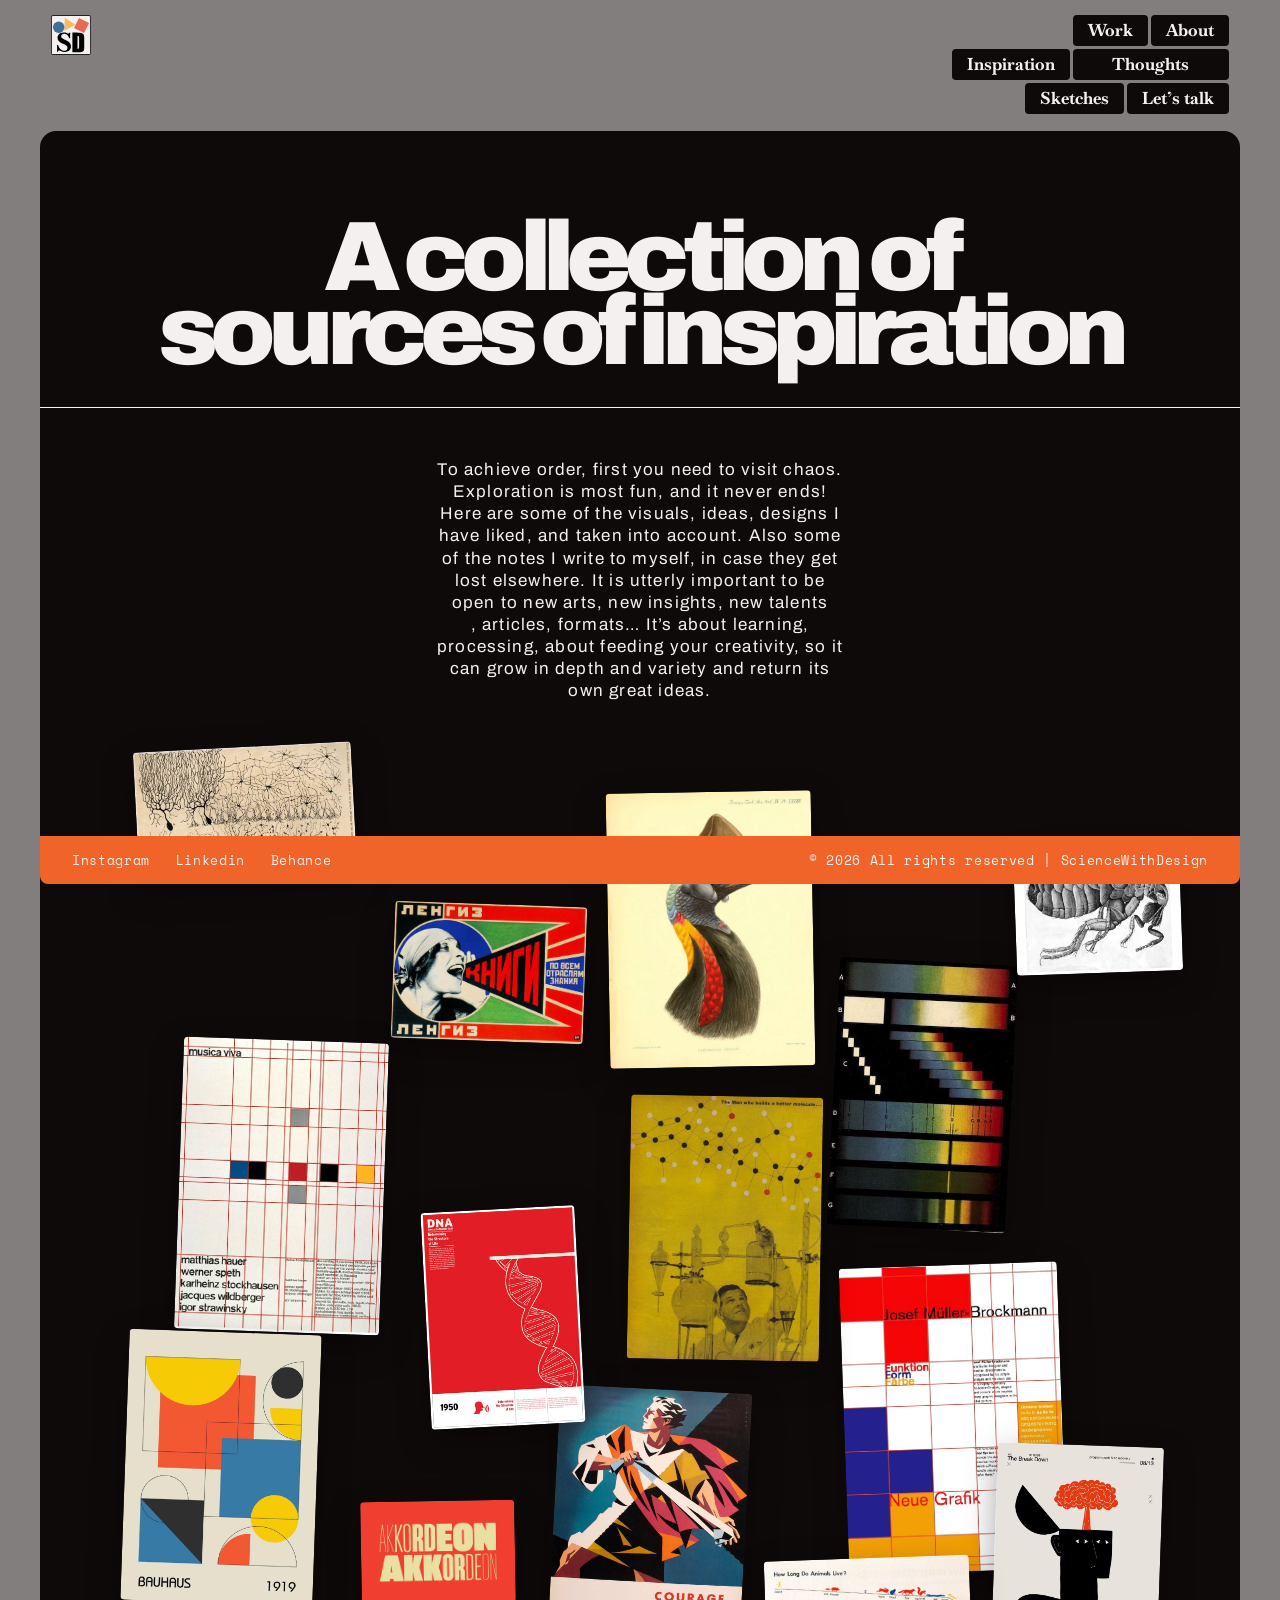
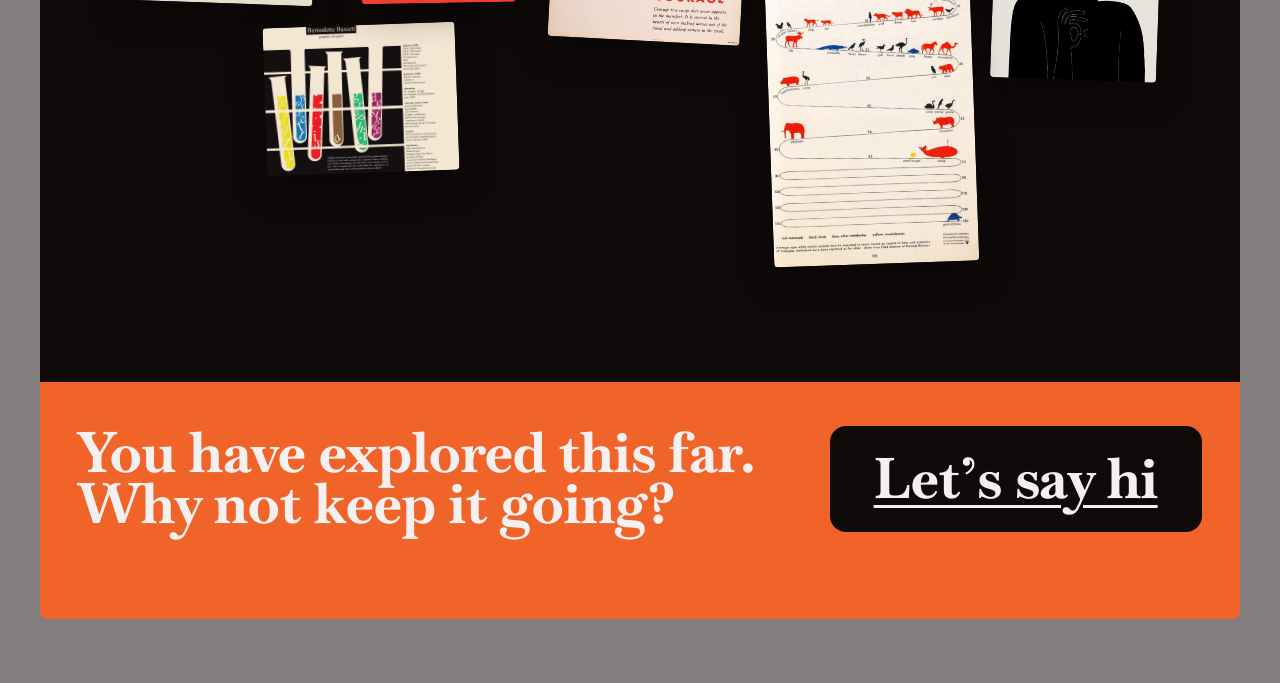
<file: inspiration.html>
<!DOCTYPE html>
<html lang="es">
<head>
<meta charset="UTF-8" />
<meta name="viewport" content="width=device-width, initial-scale=1.0" />
<title>Inspiration — Science with Design</title>
<meta name="description" content="Un archivo vivo de referencias: ilustración científica, carteles, diseño gráfico y todo lo que alimenta nuestra curiosidad." />
<link rel="stylesheet" href="css/style.css" />
</head>
<body class="page-inspiration">

  <!-- ============ HEADER: logo + nav — idéntico al del resto del sitio ============ -->
  <header class="site-header">
    <div class="wrap site-header__inner">
      <a href="index.html" class="logo" aria-label="Science with Design — inicio">
        <img src="img/basic.elements/Logo.bot%20Home.svg" alt="Science with Design" width="54" height="54" />
      </a>

      <button type="button" class="nav-toggle" id="nav-toggle" aria-expanded="false" aria-controls="primary-nav" aria-label="Abrir menú de navegación">
        <img src="img/basic.elements/nav.menu.button.svg" alt="" width="30" height="30" />
      </button>

      <nav class="nav" id="primary-nav" aria-label="Navegación principal">
        <a href="works.html" class="nav__pill nav__pill--work">Work</a>
        <a href="about.html" class="nav__pill nav__pill--about">About</a>
        <a href="thoughts.html" class="nav__pill nav__pill--thoughts">Thoughts</a>
        <a href="inspiration.html" class="nav__pill nav__pill--inspiration">Inspiration</a>
        <div class="nav__row-3">
          <a href="sketches.html" class="nav__pill nav__pill--sketches">Sketches</a>
          <a href="contact.html" class="nav__pill nav__pill--talk">Let&rsquo;s talk</a>
        </div>
      </nav>
    </div>
  </header>

  <main>
    <!-- ============ INSPIRATION: tarjeta negra con título + moodboard flotante ============ -->
    <section class="inspiration wrap" aria-labelledby="inspiration-title">
      <div class="inspiration__card">

        <div class="inspiration__intro">
          <h1 id="inspiration-title" class="type-display-bigger inspiration__title">A collection of<br />sources of inspiration</h1>
        </div>

        <hr class="inspiration__rule" aria-hidden="true" />

        <p class="type-body-big inspiration__lead">To achieve order, first you need to visit chaos. <br class="inspiration__lead-break" />Exploration is most fun, and it never ends! <br class="inspiration__lead-break" />Here are some of the visuals, ideas, designs I <br class="inspiration__lead-break" />have liked, and taken into account. Also some <br class="inspiration__lead-break" />of the notes I write to myself, in case they get <br class="inspiration__lead-break" />lost elsewhere. It is utterly important to be <br class="inspiration__lead-break" />open to new arts, new insights, new talents<br class="inspiration__lead-break" />, articles, formats&hellip; It&rsquo;s about learning, <br class="inspiration__lead-break" />processing, about feeding your creativity, so it <br class="inspiration__lead-break" />can grow in depth and variety and return its <br class="inspiration__lead-break" />own great ideas.</p>

        <!-- moodboard: cada imagen empieza invisible y aparece al entrar en el
             viewport (ver script al final); una vez visible, queda flotando
             indefinidamente según sus propias variables --fx0/--fy0/--fx1/--fy1 -->
        <div class="inspiration__board" aria-label="Moodboard de referencias visuales">
          <div class="moodboard__item" style="--mx:3%; --my:-4%; --mw:clamp(150px,17vw,260px); --mrot:-3deg; --mz:3;">
            <img src="img/images/cajal.drawing.jpg" alt="Dibujo científico de neuronas de Santiago Ramón y Cajal" class="moodboard__img" style="--fx0:-2px; --fy0:-6px; --fx1:2px; --fy1:5px; --fdur:7.2s; --fdelay:0s;" loading="lazy" />
          </div>
          <div class="moodboard__item" style="--mx:27%; --my:10%; --mw:clamp(140px,15vw,240px); --mrot:2deg; --mz:2;">
            <img src="img/images/russian-constructivism.jpg" alt="Cartel de estética constructivista rusa" class="moodboard__img" style="--fx0:-5px; --fy0:-1px; --fx1:3px; --fy1:2px; --fdur:6.6s; --fdelay:.3s;" loading="lazy" />
          </div>
          <div class="moodboard__item" style="--mx:47%; --my:0%; --mw:clamp(150px,16vw,250px); --mrot:-1deg; --mz:4;">
            <img src="img/images/casuario.ilustracion.jpg" alt="Ilustración científica de un casuario" class="moodboard__img" style="--fx0:-2px; --fy0:-5px; --fx1:3px; --fy1:4px; --fdur:8s; --fdelay:.6s;" loading="lazy" />
          </div>
          <div class="moodboard__item" style="--mx:68%; --my:15%; --mw:clamp(130px,14vw,210px); --mrot:3deg; --mz:2;">
            <img src="img/images/espectro.jpg" alt="Gráfico de espectro de color" class="moodboard__img" style="--fx0:-4px; --fy0:-1px; --fx1:4px; --fy1:2px; --fdur:6.1s; --fdelay:.2s;" loading="lazy" />
          </div>
          <div class="moodboard__item" style="--mx:85%; --my:5%; --mw:clamp(120px,13vw,190px); --mrot:-2deg; --mz:3;">
            <img src="img/images/flea.jpg" alt="Cartel científico vintage de una pulga" class="moodboard__img" style="--fx0:-1px; --fy0:-5px; --fx1:2px; --fy1:3px; --fdur:7.6s; --fdelay:.5s;" loading="lazy" />
          </div>

          <div class="moodboard__item" style="--mx:7%; --my:22%; --mw:clamp(140px,16vw,240px); --mrot:2deg; --mz:2;">
            <img src="img/images/musicavivia.jpg" alt="Cartel tipográfico de un festival de música" class="moodboard__img" style="--fx0:-5px; --fy0:-1px; --fx1:3px; --fy1:1px; --fdur:6.9s; --fdelay:.1s;" loading="lazy" />
          </div>
          <div class="moodboard__item" style="--mx:30%; --my:37%; --mw:clamp(115px,12vw,180px); --mrot:-3deg; --mz:4;">
            <img src="img/images/dnacover.jpg" alt="Portada ilustrada sobre la doble hélice de ADN" class="moodboard__img" style="--fx0:-1px; --fy0:-6px; --fx1:2px; --fy1:2px; --fdur:7.4s; --fdelay:.4s;" loading="lazy" />
          </div>
          <div class="moodboard__item" style="--mx:49%; --my:27%; --mw:clamp(140px,15vw,220px); --mrot:1deg; --mz:3;">
            <img src="img/images/quimico.jpg" alt="Ilustración vintage de un químico en su laboratorio" class="moodboard__img" style="--fx0:-4px; --fy0:-1px; --fx1:5px; --fy1:2px; --fdur:6.3s; --fdelay:.2s;" loading="lazy" />
          </div>
          <div class="moodboard__item" style="--mx:69%; --my:42%; --mw:clamp(150px,17vw,250px); --mrot:-2deg; --mz:2;">
            <img src="img/images/poster.swiss.grif.jpg" alt="Cartel de diseño gráfico suizo" class="moodboard__img" style="--fx0:-2px; --fy0:-4px; --fx1:2px; --fy1:4px; --fdur:7.9s; --fdelay:.6s;" loading="lazy" />
          </div>

          <div class="moodboard__item" style="--mx:2%; --my:48%; --mw:clamp(140px,15vw,220px); --mrot:2deg; --mz:3;">
            <img src="img/images/bauhaus.poster.jpg" alt="Cartel de estética Bauhaus" class="moodboard__img" style="--fx0:-5px; --fy0:-1px; --fx1:2px; --fy1:1px; --fdur:6.7s; --fdelay:.3s;" loading="lazy" />
          </div>
          <div class="moodboard__item" style="--mx:24%; --my:63%; --mw:clamp(115px,12vw,180px); --mrot:-1deg; --mz:4;">
            <img src="img/images/font.akordeon.jpg" alt="Estudio tipográfico" class="moodboard__img" style="--fx0:-1px; --fy0:-3px; --fx1:2px; --fy1:5px; --fdur:7.1s; --fdelay:.5s;" loading="lazy" />
          </div>
          <div class="moodboard__item" style="--mx:42%; --my:53%; --mw:clamp(140px,15vw,220px); --mrot:3deg; --mz:2;">
            <img src="img/images/courage.jpg" alt="Cartel ilustrado con temática de valentía" class="moodboard__img" style="--fx0:-4px; --fy0:-1px; --fx1:4px; --fy1:2px; --fdur:6.5s; --fdelay:.1s;" loading="lazy" />
          </div>
          <div class="moodboard__item" style="--mx:62%; --my:68%; --mw:clamp(150px,16vw,240px); --mrot:-2deg; --mz:3;">
            <img src="img/images/poster-animals.jpg" alt="Cartel ilustrado de animales" class="moodboard__img" style="--fx0:-2px; --fy0:-5px; --fx1:3px; --fy1:3px; --fdur:7.7s; --fdelay:.4s;" loading="lazy" />
          </div>
          <div class="moodboard__item" style="--mx:83%; --my:58%; --mw:clamp(120px,13vw,190px); --mrot:2deg; --mz:2;">
            <img src="img/images/breakdown.jpg" alt="Composición gráfica experimental" class="moodboard__img" style="--fx0:-4px; --fy0:-1px; --fx1:3px; --fy1:2px; --fdur:6.2s; --fdelay:.2s;" loading="lazy" />
          </div>

          <div class="moodboard__item" style="--mx:15%; --my:74%; --mw:clamp(140px,15vw,220px); --mrot:-2deg; --mz:3;">
            <img src="img/images/tubosd.ensayo.jpg" alt="Fotografía científica de tubos de ensayo" class="moodboard__img" style="--fx0:-1px; --fy0:-4px; --fx1:2px; --fy1:4px; --fdur:7.5s; --fdelay:.5s;" loading="lazy" />
          </div>
          <div class="moodboard__item" style="--mx:41%; --my:79%; --mw:clamp(150px,16vw,240px); --mrot:1deg; --mz:4;">
            <img src="img/images/science.illustrated.cover.jpg" alt="Portada ilustrada de divulgación científica" class="moodboard__img" style="--fx0:-5px; --fy0:-1px; --fx1:3px; --fy1:1px; --fdur:6.8s; --fdelay:.3s;" loading="lazy" />
        </div>

      </div>
    </section>

    <!-- ============ PRE-FOOTER CTA: tarjeta naranja + bloque negro "Let's say hi" ============ -->
    <section class="inspiration-cta wrap">
      <div class="inspiration-cta__row">
        <p class="type-prefooter-cta inspiration-cta__text">You have explored this far. Why not keep it going?</p>
        <a href="contact.html" class="inspiration-cta__link">
          <span class="type-prefooter-cta">Let&rsquo;s say hi</span>
        </a>
      </div>
    </section>
  </main>

  <footer class="site-footer">
    <div class="wrap site-footer__wrap">
      <div class="site-footer__bar">
        <nav class="site-footer__social" aria-label="Redes sociales">
          <a href="https://instagram.com" class="type-caption">Instagram</a>
          <a href="https://linkedin.com" class="type-caption">Linkedin</a>
          <a href="https://behance.net" class="type-caption">Behance</a>
        </nav>
        <p class="type-caption site-footer__legal">&copy; 2026 All rights reserved | ScienceWithDesign</p>
      </div>
    </div>
  </footer>

  <script>
    // Botón de menú móvil — idéntico al del resto del sitio.
    (function () {
      const toggle = document.getElementById('nav-toggle');
      const nav = document.getElementById('primary-nav');
      if (!toggle || !nav) return;

      function closeNav() {
        nav.classList.remove('is-open');
        toggle.setAttribute('aria-expanded', 'false');
      }
      function openNav() {
        nav.classList.add('is-open');
        toggle.setAttribute('aria-expanded', 'true');
      }

      toggle.addEventListener('click', () => {
        const isOpen = nav.classList.contains('is-open');
        if (isOpen) { closeNav(); } else { openNav(); }
      });

      nav.querySelectorAll('a').forEach((link) => {
        link.addEventListener('click', closeNav);
      });

      document.addEventListener('click', (event) => {
        if (!nav.classList.contains('is-open')) return;
        if (nav.contains(event.target) || toggle.contains(event.target)) return;
        closeNav();
      });

      document.addEventListener('keydown', (event) => {
        if (event.key === 'Escape') closeNav();
      });
    })();

    // Moodboard: cada imagen aparece (fade + scale) la primera vez que entra
    // en el viewport al hacer scroll; el flotado continuo es puro CSS
    // (@keyframes board-float) y corre desde el principio, esto solo
    // controla la aparición.
    (function () {
      const items = document.querySelectorAll('.moodboard__item');
      if (!items.length) return;

      if (!('IntersectionObserver' in window)) {
        items.forEach((item) => item.classList.add('is-visible'));
        return;
      }

      const observer = new IntersectionObserver((entries) => {
        entries.forEach((entry) => {
          if (entry.isIntersecting) {
            entry.target.classList.add('is-visible');
            observer.unobserve(entry.target);
          }
        });
      }, { threshold: 0.2, rootMargin: '0px 0px -8% 0px' });

      items.forEach((item) => observer.observe(item));
    })();
  </script>
</body>
</html>
</file>
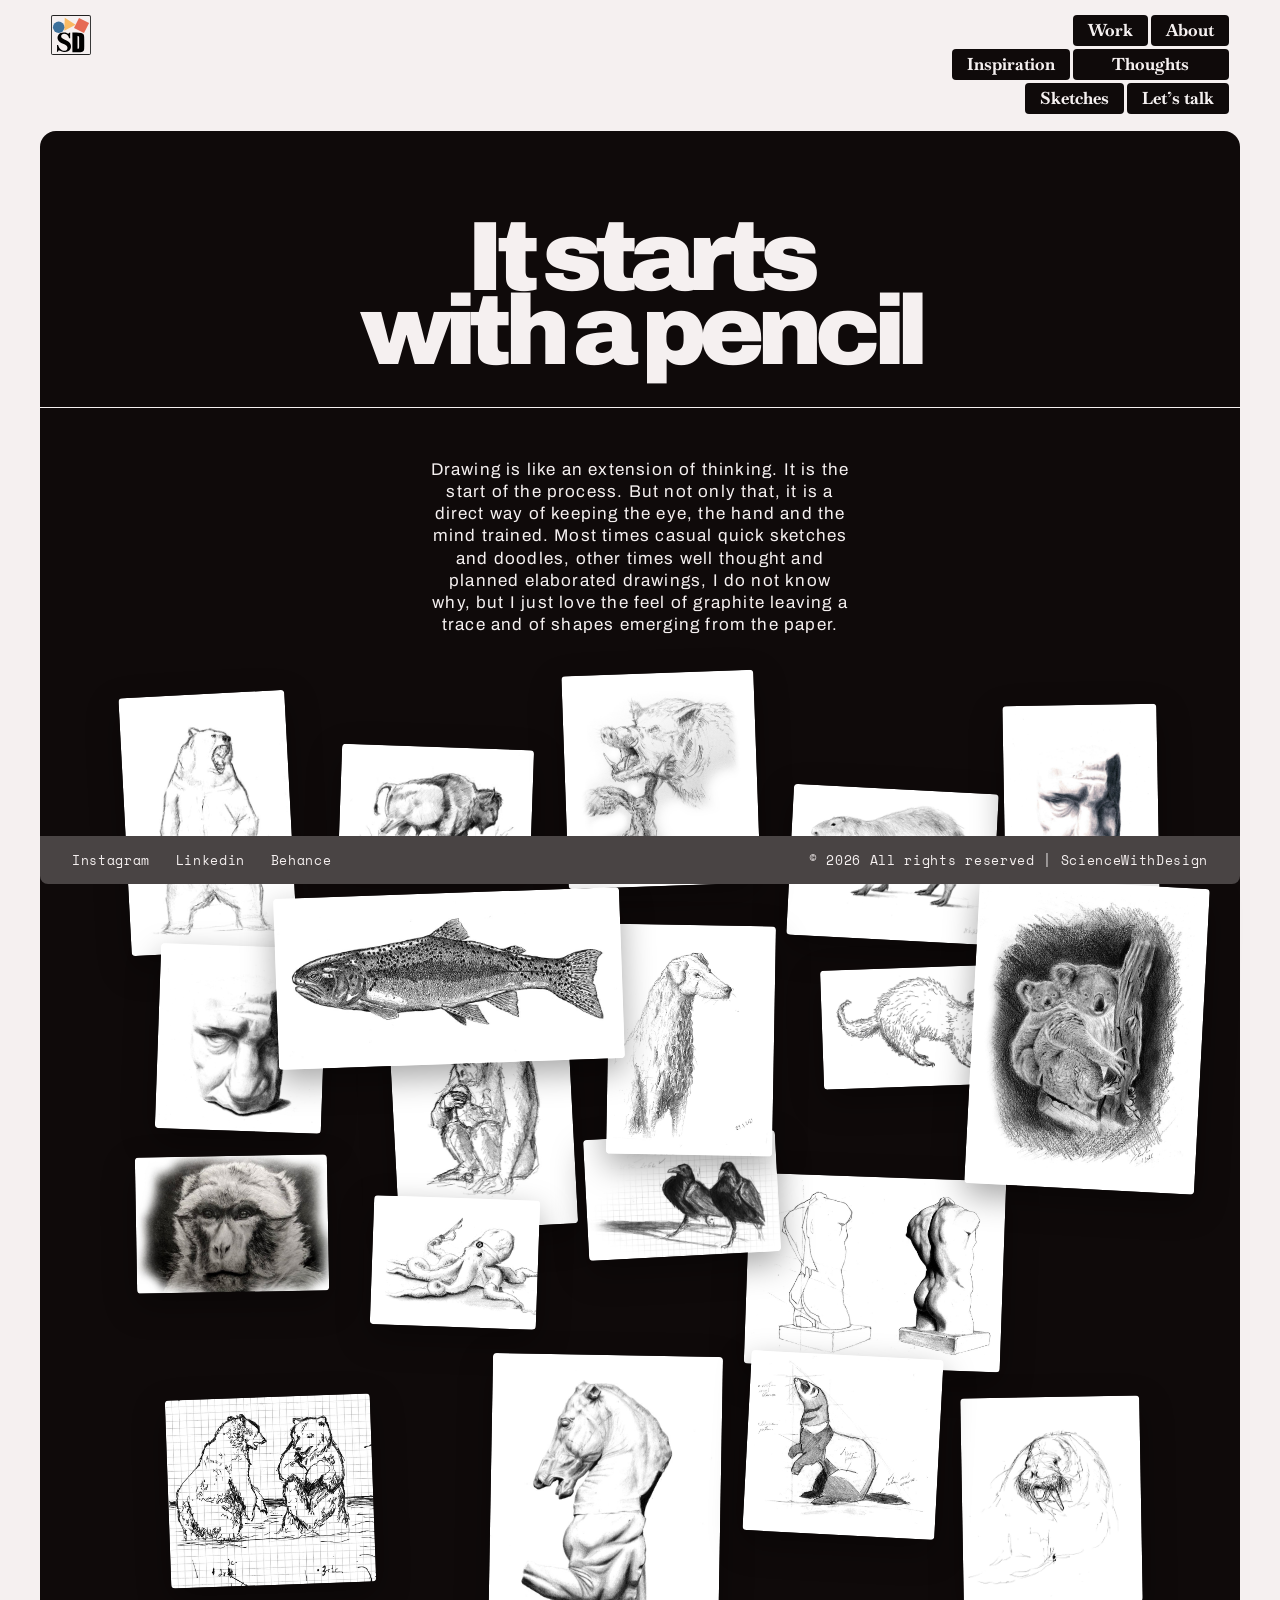
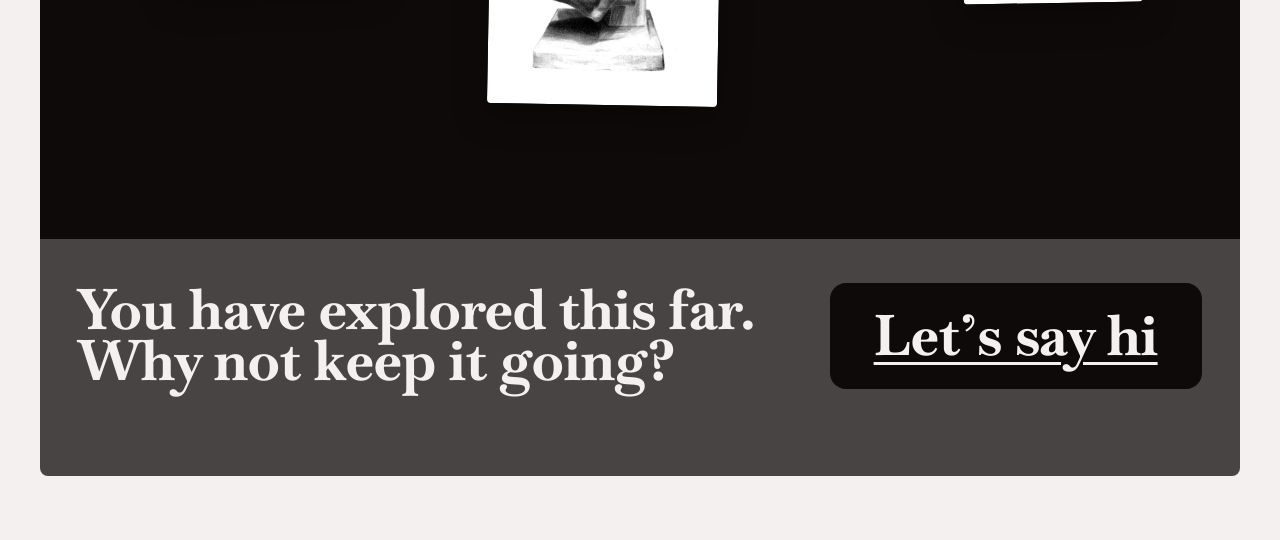
<file: sketches.html>
<!DOCTYPE html>
<html lang="es">
<head>
<meta charset="UTF-8" />
<meta name="viewport" content="width=device-width, initial-scale=1.0" />
<title>Sketches — Science with Design</title>
<meta name="description" content="Un archivo de bocetos y dibujos a grafito: el punto de partida de todo el proceso, mano y ojo entrenándose en el papel." />
<link rel="stylesheet" href="css/style.css" />
</head>
<body class="page-sketches">

  <!-- ============ HEADER: logo + nav — idéntico al del resto del sitio ============ -->
  <header class="site-header">
    <div class="wrap site-header__inner">
      <a href="index.html" class="logo" aria-label="Science with Design — inicio">
        <img src="img/basic.elements/Logo.bot%20Home.svg" alt="Science with Design" width="54" height="54" />
      </a>

      <button type="button" class="nav-toggle" id="nav-toggle" aria-expanded="false" aria-controls="primary-nav" aria-label="Abrir menú de navegación">
        <img src="img/basic.elements/nav.menu.button.svg" alt="" width="30" height="30" />
      </button>

      <nav class="nav" id="primary-nav" aria-label="Navegación principal">
        <a href="works.html" class="nav__pill nav__pill--work">Work</a>
        <a href="about.html" class="nav__pill nav__pill--about">About</a>
        <a href="thoughts.html" class="nav__pill nav__pill--thoughts">Thoughts</a>
        <a href="inspiration.html" class="nav__pill nav__pill--inspiration">Inspiration</a>
        <div class="nav__row-3">
          <a href="sketches.html" class="nav__pill nav__pill--sketches">Sketches</a>
          <a href="contact.html" class="nav__pill nav__pill--talk">Let&rsquo;s talk</a>
        </div>
      </nav>
    </div>
  </header>

  <main>
    <!-- ============ SKETCHES: tarjeta negra con título + moodboard flotante de bocetos ============
         Misma estructura que Inspiration (tarjeta + regla + párrafo + moodboard flotante), pero la
         página vive sobre bg/primary en vez de negro/500 — ver .page-sketches más abajo. -->
    <section class="sketches wrap" aria-labelledby="sketches-title">
      <div class="sketches__card">

        <div class="sketches__intro">
          <h1 id="sketches-title" class="type-display-bigger sketches__title">It starts<br />with a pencil</h1>
        </div>

        <hr class="sketches__rule" aria-hidden="true" />

        <p class="type-body-big sketches__lead">Drawing is like an extension of thinking. It is the start of the process. But not only that, it is a direct way of keeping the eye, the hand and the mind trained. Most times casual quick sketches and doodles, other times well thought and planned elaborated drawings, I do not know why, but I just love the feel of graphite leaving a trace and of shapes emerging from the paper.</p>

        <!-- moodboard: cada imagen empieza invisible y aparece al entrar en el
             viewport (ver script al final); una vez visible, queda flotando
             indefinidamente según sus propias variables --fx0/--fy0/--fx1/--fy1 -->
        <div class="sketches__board" aria-label="Moodboard de bocetos y dibujos">
          <div class="moodboard__item" style="--mx:2%; --my:-3%; --mw:clamp(120px,13vw,190px); --mrot:-3deg; --mz:3;">
            <img src="img/sketches/bear1.jpg" alt="Boceto a grafito de un oso polar de pie" class="moodboard__img" style="--fx0:-2px; --fy0:-6px; --fx1:2px; --fy1:2px; --fdur:7.5s; --fdelay:0.4s;" loading="lazy" />
          </div>

          <div class="moodboard__item" style="--mx:22%; --my:2%; --mw:clamp(140px,15vw,230px); --mrot:2deg; --mz:2;">
            <img src="img/sketches/bison.jpg" alt="Boceto a grafito de un bisonte" class="moodboard__img" style="--fx0:-1px; --fy0:-6px; --fx1:3px; --fy1:1px; --fdur:6.5s; --fdelay:0.3s;" loading="lazy" />
          </div>

          <!-- destacada: más grande que el resto y justo debajo de bison.jpg, a petición explícita. -->
          <div class="moodboard__item" style="--mx:16%; --my:16%; --mw:clamp(260px,27vw,400px); --mrot:-2deg; --mz:5;">
            <img src="img/sketches/trucha.jpg" alt="Dibujo a grafito de una trucha" class="moodboard__img" style="--fx0:-3px; --fy0:-5px; --fx1:5px; --fy1:3px; --fdur:6.3s; --fdelay:0.0s;" loading="lazy" />
          </div>

          <div class="moodboard__item" style="--mx:43%; --my:-5%; --mw:clamp(140px,15vw,220px); --mrot:-2deg; --mz:4;">
            <img src="img/sketches/boar.and.falcon.jpg" alt="Boceto a grafito de un jabalí y un halcón" class="moodboard__img" style="--fx0:-5px; --fy0:-5px; --fx1:4px; --fy1:3px; --fdur:6.5s; --fdelay:0.4s;" loading="lazy" />
          </div>

          <div class="moodboard__item" style="--mx:64%; --my:6%; --mw:clamp(150px,16vw,240px); --mrot:3deg; --mz:2;">
            <img src="img/sketches/capibara.jpg" alt="Boceto a grafito de un capibara" class="moodboard__img" style="--fx0:-2px; --fy0:-6px; --fx1:4px; --fy1:4px; --fdur:6.7s; --fdelay:0.1s;" loading="lazy" />
          </div>

          <div class="moodboard__item" style="--mx:84%; --my:-2%; --mw:clamp(115px,12vw,180px); --mrot:-1deg; --mz:3;">
            <img src="img/sketches/escultura.cara.jpg" alt="Estudio a grafito de una escultura de un rostro" class="moodboard__img" style="--fx0:-1px; --fy0:-4px; --fx1:1px; --fy1:1px; --fdur:7.7s; --fdelay:0.4s;" loading="lazy" />
          </div>

          <div class="moodboard__item" style="--mx:5%; --my:21%; --mw:clamp(120px,13vw,190px); --mrot:2deg; --mz:3;">
            <img src="img/sketches/cara.bargue.jpg" alt="Estudio académico a grafito de un rostro (lámina Bargue)" class="moodboard__img" style="--fx0:-2px; --fy0:-2px; --fx1:3px; --fy1:5px; --fdur:6.8s; --fdelay:0.3s;" loading="lazy" />
          </div>

          <div class="moodboard__item" style="--mx:27%; --my:25%; --mw:clamp(130px,14vw,200px); --mrot:-3deg; --mz:2;">
            <img src="img/sketches/chimp.jpg" alt="Boceto a grafito de un chimpancé sentado" class="moodboard__img" style="--fx0:-2px; --fy0:-3px; --fx1:4px; --fy1:3px; --fdur:7.4s; --fdelay:0.0s;" loading="lazy" />
          </div>

          <div class="moodboard__item" style="--mx:47%; --my:19%; --mw:clamp(120px,13vw,190px); --mrot:1deg; --mz:4;">
            <img src="img/sketches/dog.jpg" alt="Boceto a grafito de un galgo" class="moodboard__img" style="--fx0:-4px; --fy0:-5px; --fx1:1px; --fy1:2px; --fdur:6.3s; --fdelay:0.2s;" loading="lazy" />
          </div>

          <div class="moodboard__item" style="--mx:67%; --my:23%; --mw:clamp(150px,17vw,250px); --mrot:-2deg; --mz:2;">
            <img src="img/sketches/ferret.jpg" alt="Boceto a lápiz de un hurón, con anotaciones de proceso" class="moodboard__img" style="--fx0:-2px; --fy0:-4px; --fx1:2px; --fy1:2px; --fdur:6.6s; --fdelay:0.6s;" loading="lazy" />
          </div>

          <div class="moodboard__item" style="--mx:81%; --my:15%; --mw:clamp(170px,18vw,270px); --mrot:3deg; --mz:3;">
            <img src="img/sketches/koala.jpg" alt="Dibujo a grafito de un koala en un tronco" class="moodboard__img" style="--fx0:-2px; --fy0:-3px; --fx1:2px; --fy1:4px; --fdur:6.4s; --fdelay:0.2s;" loading="lazy" />
          </div>

          <div class="moodboard__item" style="--mx:3%; --my:41%; --mw:clamp(140px,15vw,220px); --mrot:-1deg; --mz:4;">
            <img src="img/sketches/macaque.jpg" alt="Dibujo a grafito del retrato de un macaco" class="moodboard__img" style="--fx0:-1px; --fy0:-3px; --fx1:3px; --fy1:4px; --fdur:7.7s; --fdelay:0.5s;" loading="lazy" />
          </div>

          <div class="moodboard__item" style="--mx:25%; --my:45%; --mw:clamp(120px,13vw,190px); --mrot:2deg; --mz:2;">
            <img src="img/sketches/octopus.jpg" alt="Boceto a grafito de un pulpo" class="moodboard__img" style="--fx0:-4px; --fy0:-6px; --fx1:2px; --fy1:2px; --fdur:6.5s; --fdelay:0.6s;" loading="lazy" />
          </div>

          <div class="moodboard__item" style="--mx:45%; --my:39%; --mw:clamp(140px,15vw,220px); --mrot:-3deg; --mz:3;">
            <img src="img/sketches/raven.jpg" alt="Boceto a grafito de dos cuervos" class="moodboard__img" style="--fx0:-1px; --fy0:-4px; --fx1:4px; --fy1:3px; --fdur:7.8s; --fdelay:0.3s;" loading="lazy" />
          </div>

          <div class="moodboard__item" style="--mx:60%; --my:43%; --mw:clamp(190px,20vw,300px); --mrot:2deg; --mz:2;">
            <img src="img/sketches/torso.bargue.jpg" alt="Estudio académico a grafito de un torso (lámina Bargue)" class="moodboard__img" style="--fx0:-4px; --fy0:-5px; --fx1:3px; --fy1:2px; --fdur:7.2s; --fdelay:0.5s;" loading="lazy" />
          </div>

          <div class="moodboard__item" style="--mx:36%; --my:60%; --mw:clamp(170px,18vw,270px); --mrot:1deg; --mz:3;">
            <img src="img/sketches/escultura.caballo.jpg" alt="Estudio a grafito de una escultura de caballo" class="moodboard__img" style="--fx0:-5px; --fy0:-3px; --fx1:4px; --fy1:3px; --fdur:6.2s; --fdelay:0.2s;" loading="lazy" />
          </div>

          <div class="moodboard__item" style="--mx:6%; --my:64%; --mw:clamp(150px,16vw,240px); --mrot:-2deg; --mz:2;">
            <img src="img/sketches/bears2.jpg" alt="Boceto a grafito de dos osos junto al agua" class="moodboard__img" style="--fx0:-1px; --fy0:-3px; --fx1:5px; --fy1:4px; --fdur:6.1s; --fdelay:0.4s;" loading="lazy" />
          </div>

          <div class="moodboard__item" style="--mx:60%; --my:60%; --mw:clamp(140px,15vw,220px); --mrot:3deg; --mz:4;">
            <img src="img/sketches/ferret.2.jpg" alt="Boceto a grafito de un hurón corriendo" class="moodboard__img" style="--fx0:-2px; --fy0:-3px; --fx1:2px; --fy1:4px; --fdur:6.3s; --fdelay:0.3s;" loading="lazy" />
          </div>

          <div class="moodboard__item" style="--mx:80%; --my:64%; --mw:clamp(130px,14vw,210px); --mrot:-1deg; --mz:3;">
            <img src="img/sketches/walrus.jpg" alt="Boceto a grafito de una morsa" class="moodboard__img" style="--fx0:-3px; --fy0:-1px; --fx1:5px; --fy1:2px; --fdur:7.1s; --fdelay:0.1s;" loading="lazy" />
          </div>
        </div>

      </div>
    </section>

    <!-- ============ PRE-FOOTER CTA: tarjeta negro/700 + bloque negro "Let's say hi" ============ -->
    <section class="sketches-cta wrap">
      <div class="sketches-cta__row">
        <p class="type-prefooter-cta sketches-cta__text">You have explored this far. Why not keep it going?</p>
        <a href="contact.html" class="sketches-cta__link">
          <span class="type-prefooter-cta">Let&rsquo;s say hi</span>
        </a>
      </div>
    </section>
  </main>

  <footer class="site-footer">
    <div class="wrap site-footer__wrap">
      <div class="site-footer__bar">
        <nav class="site-footer__social" aria-label="Redes sociales">
          <a href="https://instagram.com" class="type-caption">Instagram</a>
          <a href="https://linkedin.com" class="type-caption">Linkedin</a>
          <a href="https://behance.net" class="type-caption">Behance</a>
        </nav>
        <p class="type-caption site-footer__legal">&copy; 2026 All rights reserved | ScienceWithDesign</p>
      </div>
    </div>
  </footer>

  <script>
    // Botón de menú móvil — idéntico al del resto del sitio.
    (function () {
      const toggle = document.getElementById('nav-toggle');
      const nav = document.getElementById('primary-nav');
      if (!toggle || !nav) return;

      function closeNav() {
        nav.classList.remove('is-open');
        toggle.setAttribute('aria-expanded', 'false');
      }
      function openNav() {
        nav.classList.add('is-open');
        toggle.setAttribute('aria-expanded', 'true');
      }

      toggle.addEventListener('click', () => {
        const isOpen = nav.classList.contains('is-open');
        if (isOpen) { closeNav(); } else { openNav(); }
      });

      nav.querySelectorAll('a').forEach((link) => {
        link.addEventListener('click', closeNav);
      });

      document.addEventListener('click', (event) => {
        if (!nav.classList.contains('is-open')) return;
        if (nav.contains(event.target) || toggle.contains(event.target)) return;
        closeNav();
      });

      document.addEventListener('keydown', (event) => {
        if (event.key === 'Escape') closeNav();
      });
    })();

    // Moodboard: cada imagen aparece (fade + scale) la primera vez que entra
    // en el viewport al hacer scroll; el flotado continuo es puro CSS
    // (@keyframes board-float) y corre desde el principio, esto solo
    // controla la aparición.
    (function () {
      const items = document.querySelectorAll('.moodboard__item');
      if (!items.length) return;

      if (!('IntersectionObserver' in window)) {
        items.forEach((item) => item.classList.add('is-visible'));
        return;
      }

      const observer = new IntersectionObserver((entries) => {
        entries.forEach((entry) => {
          if (entry.isIntersecting) {
            entry.target.classList.add('is-visible');
            observer.unobserve(entry.target);
          }
        });
      }, { threshold: 0.2, rootMargin: '0px 0px -8% 0px' });

      items.forEach((item) => observer.observe(item));
    })();
  </script>
</body>
</html>
</file>
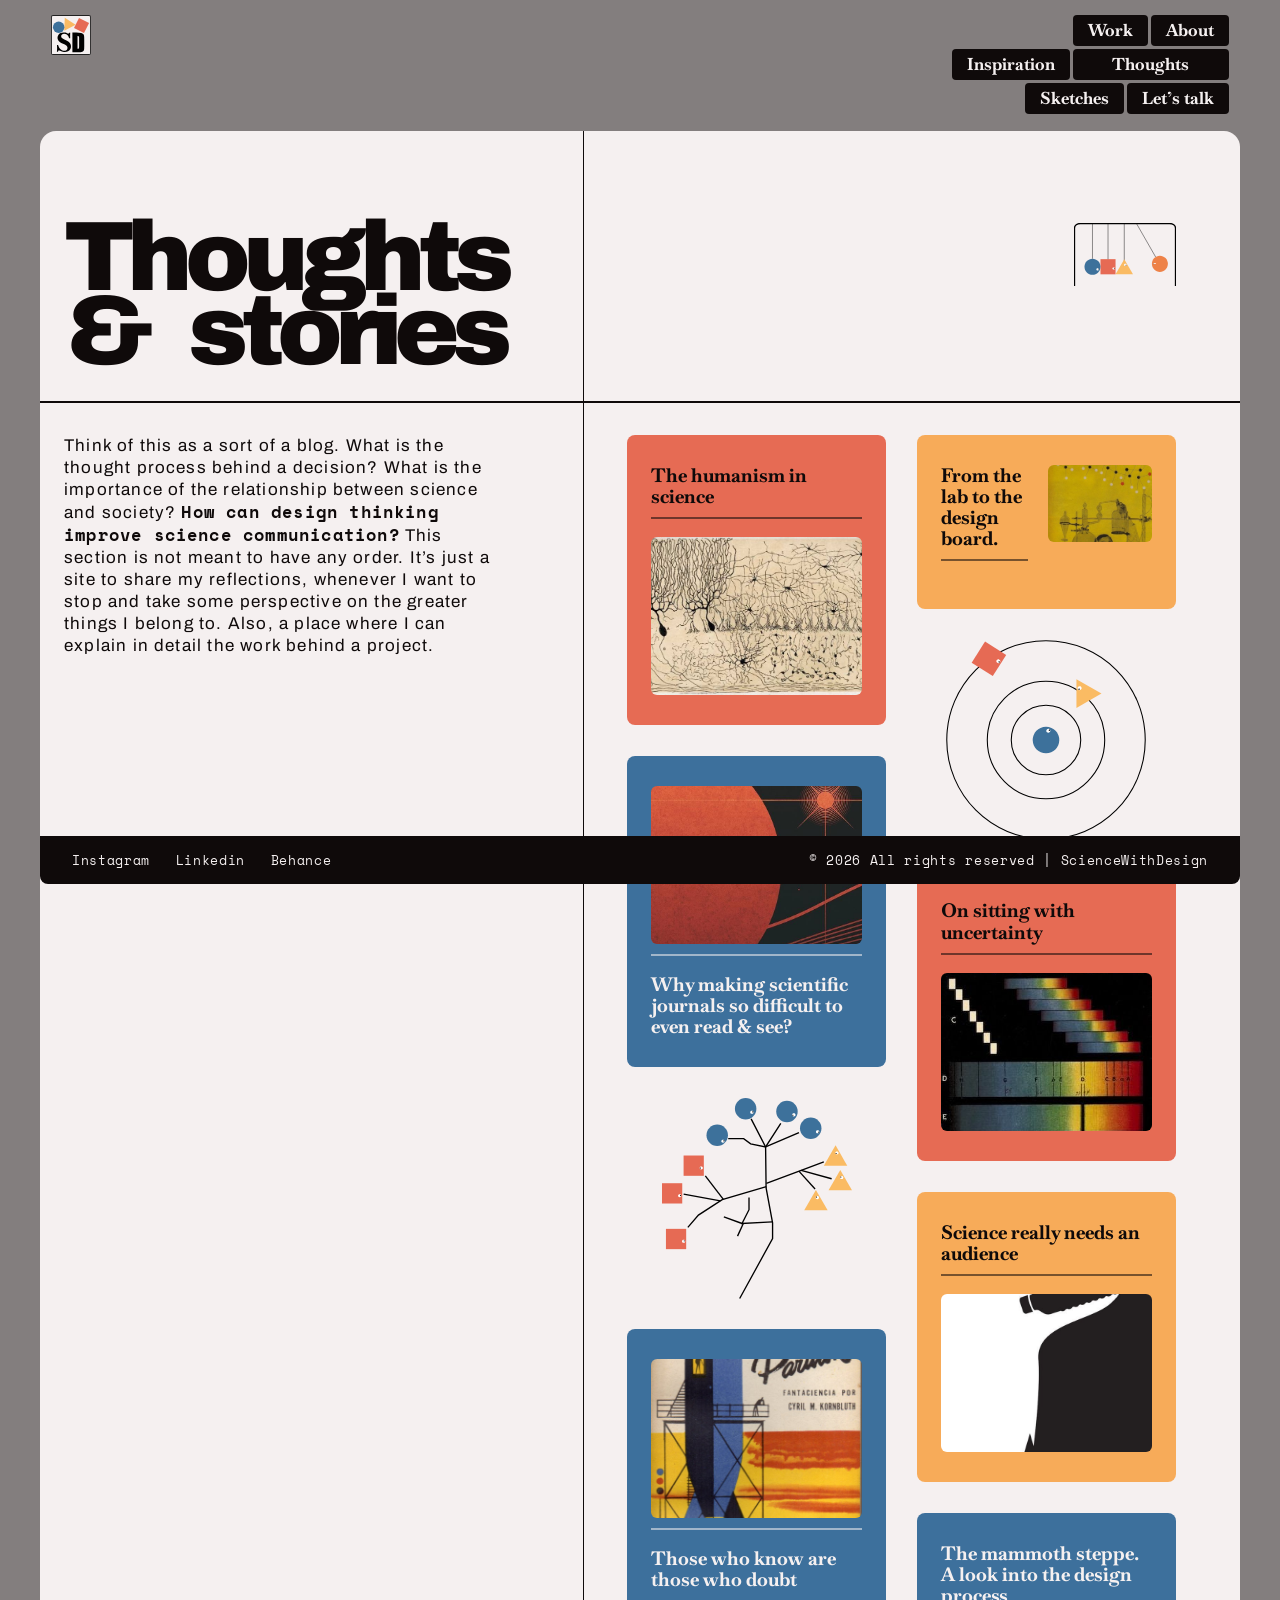
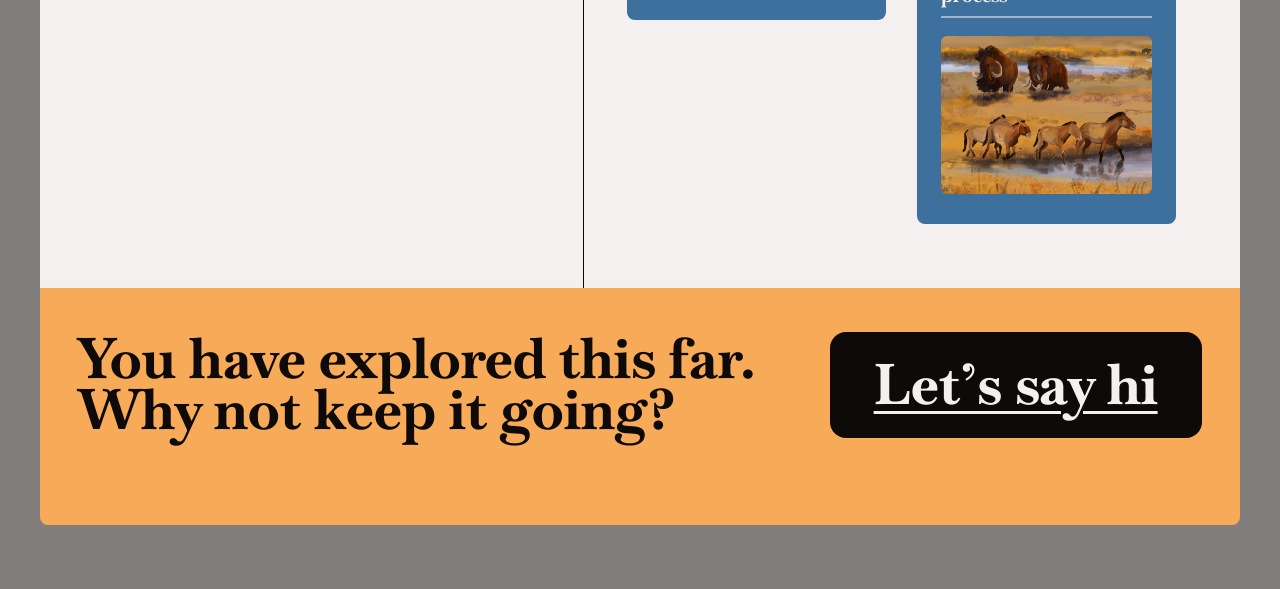
<file: thoughts.html>
<!DOCTYPE html>
<html lang="es">
<head>
<meta charset="UTF-8" />
<meta name="viewport" content="width=device-width, initial-scale=1.0" />
<title>Thoughts &amp; stories — Science with Design</title>
<meta name="description" content="Reflexiones sin orden fijo sobre ciencia, diseño y el proceso detrás de cada proyecto." />
<link rel="stylesheet" href="css/style.css" />
</head>
<body class="page-thoughts">

  <!-- ============ HEADER: logo + nav — idéntico al del resto del sitio ============ -->
  <header class="site-header">
    <div class="wrap site-header__inner">
      <a href="index.html" class="logo" aria-label="Science with Design — inicio">
        <img src="img/basic.elements/Logo.bot%20Home.svg" alt="Science with Design" width="54" height="54" />
      </a>

      <button type="button" class="nav-toggle" id="nav-toggle" aria-expanded="false" aria-controls="primary-nav" aria-label="Abrir menú de navegación">
        <img src="img/basic.elements/nav.menu.button.svg" alt="" width="30" height="30" />
      </button>

      <nav class="nav" id="primary-nav" aria-label="Navegación principal">
        <a href="works.html" class="nav__pill nav__pill--work">Work</a>
        <a href="about.html" class="nav__pill nav__pill--about">About</a>
        <a href="thoughts.html" class="nav__pill nav__pill--thoughts">Thoughts</a>
        <a href="inspiration.html" class="nav__pill nav__pill--inspiration">Inspiration</a>
        <div class="nav__row-3">
          <a href="sketches.html" class="nav__pill nav__pill--sketches">Sketches</a>
          <a href="contact.html" class="nav__pill nav__pill--talk">Let&rsquo;s talk</a>
        </div>
      </nav>
    </div>
  </header>

  <main>
    <!-- ============ THOUGHTS: panel fijo (título+línea+párrafo) + feed de tarjetas que sube y sale por arriba ============ -->
    <section class="thoughts wrap" aria-labelledby="thoughts-title">
      <div class="thoughts__card">
        <div class="thoughts__row">

          <div class="thoughts__sticky">
            <h1 id="thoughts-title" class="type-display-bigger thoughts__title">Thoughts<br /><span class="thoughts__title-amp">&amp;</span>stories</h1>
            <hr class="thoughts__rule" aria-hidden="true" />
            <p class="type-body-big thoughts__lead">Think of this as a sort of a blog. What is the thought process behind a decision? What is the importance of the relationship between science and society? <span class="type-body-big-highlight">How can design thinking improve science communication?</span> This section is not meant to have any order. It&rsquo;s just a site to share my reflections, whenever I want to stop and take some perspective on the greater things I belong to. Also, a place where I can explain in detail the work behind a project.</p>
            <img class="thoughts__pendulo" src="img/illustrations/pendulo.svg" alt="" aria-hidden="true" loading="lazy" />
          </div>

          <div class="thoughts__divider-v" aria-hidden="true"></div>

          <div class="thoughts__feed-wrap">
            <div class="thoughts__feed" id="thoughts-feed" aria-label="Últimas entradas del blog">

              <button type="button" class="thoughtcard thoughtcard--terracota thoughtcard--clickable" id="thoughtcard-humanism" aria-expanded="false" aria-controls="thoughts-article">
                <h3 class="thoughtcard__title">The humanism in science</h3>
                <hr class="thoughtcard__rule" aria-hidden="true" />
                <div class="thoughtcard__media">
                  <img src="img/images/cajal.drawing.jpg" alt="Dibujo científico de neuronas de Santiago Ramón y Cajal" loading="lazy" />
                </div>
              </button>

              <article class="thoughtcard thoughtcard--azul">
                <div class="thoughtcard__media">
                  <img src="img/images/janfishcer.quiet.outer.space.jpg" alt="Ilustración contemplativa del espacio exterior" loading="lazy" />
                </div>
                <hr class="thoughtcard__rule" aria-hidden="true" />
                <h3 class="thoughtcard__title">Why making scientific journals so difficult to even read &amp; see?</h3>
              </article>

              <div class="thoughts__illustration thoughts__illustration--tree">
                <img src="img/illustrations/darwin.tree.svg" alt="Ilustración de un árbol evolutivo al estilo del árbol de Darwin" loading="lazy" />
              </div>

              <article class="thoughtcard thoughtcard--azul">
                <div class="thoughtcard__media">
                  <img src="img/images/cotta.partida.fantaciencia.jpg" alt="Ilustración de ciencia ficción de una vasija partida" loading="lazy" />
                </div>
                <hr class="thoughtcard__rule" aria-hidden="true" />
                <h3 class="thoughtcard__title">Those who know are those who doubt</h3>
              </article>

              <article class="thoughtcard thoughtcard--ambar thoughtcard--split">
                <div class="thoughtcard__split-text">
                  <h3 class="thoughtcard__title">From the lab to the design board.</h3>
                  <hr class="thoughtcard__rule" aria-hidden="true" />
                </div>
                <div class="thoughtcard__media">
                  <img src="img/images/quimico.jpg" alt="Ilustración vintage de un químico en su laboratorio" loading="lazy" />
                </div>
              </article>

              <div class="thoughts__illustration thoughts__illustration--orbits">
                <img src="img/illustrations/orbits.svg" alt="Ilustración de órbitas concéntricas" loading="lazy" />
              </div>

              <article class="thoughtcard thoughtcard--terracota">
                <h3 class="thoughtcard__title">On sitting with uncertainty</h3>
                <hr class="thoughtcard__rule" aria-hidden="true" />
                <div class="thoughtcard__media">
                  <img src="img/images/espectro.jpg" alt="Gráfico de espectro de color" loading="lazy" />
                </div>
              </article>

              <article class="thoughtcard thoughtcard--ambar">
                <h3 class="thoughtcard__title">Science really needs an audience</h3>
                <hr class="thoughtcard__rule" aria-hidden="true" />
                <div class="thoughtcard__media">
                  <img src="img/images/posteer-bird-plastic.jpg" alt="Cartel científico sobre plástico y fauna" loading="lazy" />
                </div>
              </article>

              <article class="thoughtcard thoughtcard--azul">
                <h3 class="thoughtcard__title">The mammoth steppe. A look into the design process</h3>
                <hr class="thoughtcard__rule" aria-hidden="true" />
                <div class="thoughtcard__media">
                  <img src="img/images.my.projects/captura.mammoth.infographics.png" alt="Captura de la infografía del proyecto de la estepa del mamut" loading="lazy" />
                </div>
              </article>

            </div>

            <!-- ============ artículo desplegado: demo solo para "The humanism in science" ============ -->
            <div class="thoughts__article" id="thoughts-article" hidden>
              <button type="button" class="thoughts__article-close" id="thoughts-article-close" aria-label="Cerrar artículo">&times;</button>
              <h2 class="type-h2 thoughts__article-title">The humanism in science</h2>
              <div class="type-body-big thoughts__article-body">
                <p>Lorem ipsum dolor sit amet, consectetur adipiscing elit. Curabitur nec magna vitae sapien tincidunt fermentum. Suspendisse potenti. Vivamus sed erat non risus dictum congue.</p>
                <p>Nulla facilisi. Praesent euismod, nibh non cursus vehicula, arcu risus tincidunt orci, at aliquet nibh sem eget velit. Duis at libero at nisl sagittis fringilla.</p>
                <p>Etiam vitae leo eget purus efficitur convallis. Morbi at sem sit amet elit dapibus tristique. Quisque quis sapien nec risus fermentum egestas.</p>
              </div>
            </div>

          </div>

        </div>
      </div>
    </section>

    <!-- ============ PRE-FOOTER CTA: igual que inspiration, en ámbar/700 ============ -->
    <section class="thoughts-cta wrap">
      <div class="thoughts-cta__row">
        <p class="type-prefooter-cta thoughts-cta__text">You have explored this far. Why not keep it going?</p>
        <a href="contact.html" class="thoughts-cta__link">
          <span class="type-prefooter-cta">Let&rsquo;s say hi</span>
        </a>
      </div>
    </section>
  </main>

  <footer class="site-footer">
    <div class="wrap site-footer__wrap">
      <div class="site-footer__bar">
        <nav class="site-footer__social" aria-label="Redes sociales">
          <a href="https://instagram.com" class="type-caption">Instagram</a>
          <a href="https://linkedin.com" class="type-caption">Linkedin</a>
          <a href="https://behance.net" class="type-caption">Behance</a>
        </nav>
        <p class="type-caption site-footer__legal">&copy; 2026 All rights reserved | ScienceWithDesign</p>
      </div>
    </div>
  </footer>

  <script>
    // Botón de menú móvil — idéntico al del resto del sitio.
    (function () {
      const toggle = document.getElementById('nav-toggle');
      const nav = document.getElementById('primary-nav');
      if (!toggle || !nav) return;

      function closeNav() {
        nav.classList.remove('is-open');
        toggle.setAttribute('aria-expanded', 'false');
      }
      function openNav() {
        nav.classList.add('is-open');
        toggle.setAttribute('aria-expanded', 'true');
      }

      toggle.addEventListener('click', () => {
        const isOpen = nav.classList.contains('is-open');
        if (isOpen) { closeNav(); } else { openNav(); }
      });

      nav.querySelectorAll('a').forEach((link) => {
        link.addEventListener('click', closeNav);
      });

      document.addEventListener('click', (event) => {
        if (!nav.classList.contains('is-open')) return;
        if (nav.contains(event.target) || toggle.contains(event.target)) return;
        closeNav();
      });

      document.addEventListener('keydown', (event) => {
        if (event.key === 'Escape') closeNav();
      });
    })();

    // Empuja el feed de tarjetas (y el panel de artículo, que comparte el
    // mismo contenedor) para que arranquen alineadas por arriba con el
    // párrafo ("Think of this as a sort of a blog…"), nunca por detrás del
    // título ni de la línea. La altura del título+línea varía con el
    // viewport (tipografía fluida), así que se mide en tiempo real en vez
    // de aproximarla a mano con clamp(); se recalcula si cambia el tamaño
    // del panel fijo (fuente cargada, resize, salto a móvil…).
    (function () {
      const stickyPane = document.querySelector('.thoughts__sticky');
      const lead = document.querySelector('.thoughts__lead');
      const feedWrap = document.querySelector('.thoughts__feed-wrap');
      if (!stickyPane || !lead || !feedWrap) return;

      function syncFeedOffset() {
        // en móvil (ver responsive) el panel deja de ser sticky y pasa a
        // flujo normal encima del feed: ya queda todo apilado sin más, no
        // hace falta ningún hueco extra.
        if (getComputedStyle(stickyPane).position !== 'sticky') {
          feedWrap.style.paddingTop = '';
          return;
        }
        const stickyTop = stickyPane.getBoundingClientRect().top;
        const leadTop = lead.getBoundingClientRect().top;
        feedWrap.style.paddingTop = Math.max(0, leadTop - stickyTop) + 'px';
      }

      if ('ResizeObserver' in window) {
        new ResizeObserver(syncFeedOffset).observe(stickyPane);
      } else {
        window.addEventListener('resize', syncFeedOffset);
      }
      document.fonts.ready.then(syncFeedOffset);
      syncFeedOffset();
    })();

    // Demo de despliegue de artículo: al hacer clic en "The humanism in
    // science" se oculta el feed de tarjetas y aparece el panel del
    // artículo en su mismo hueco (misma celda del grid). Se fija la altura
    // del contenedor ANTES de ocultar el feed para que la fila del grid no
    // se desplome (y con ella el resto del scroll fijo/sticky de la página).
    // El cambio entre feed y artículo es un fundido secuencial (uno se
    // desvanece con una ligera caída, luego aparece el otro) en vez de un
    // corte instantáneo — ver transición en CSS (.thoughts__feed / .thoughts__article).
    (function () {
      const card = document.getElementById('thoughtcard-humanism');
      const feed = document.getElementById('thoughts-feed');
      const article = document.getElementById('thoughts-article');
      const closeBtn = document.getElementById('thoughts-article-close');
      const feedWrap = feed ? feed.closest('.thoughts__feed-wrap') : null;
      if (!card || !feed || !article || !closeBtn || !feedWrap) return;

      const FADE_MS = 240;
      let animating = false;

      function reducedMotion() {
        return window.matchMedia && window.matchMedia('(prefers-reduced-motion: reduce)').matches;
      }

      // Oculta hideEl con un fundido, ejecuta swap() en el instante del
      // cambio (mientras ambos están fuera de vista) y luego muestra showEl
      // con un fundido de entrada. done() se llama al terminar toda la
      // animación (ahí es donde se gestiona el foco, aria-expanded, etc.).
      function crossfade(hideEl, showEl, swap, done) {
        if (animating) return;
        animating = true;

        if (reducedMotion()) {
          hideEl.hidden = true;
          showEl.hidden = false;
          swap();
          animating = false;
          done();
          return;
        }

        hideEl.classList.add('is-fading');
        hideEl.style.opacity = '0';
        hideEl.style.transform = 'translateY(8px)';

        window.setTimeout(() => {
          hideEl.hidden = true;
          hideEl.classList.remove('is-fading');
          hideEl.style.opacity = '';
          hideEl.style.transform = '';

          swap();

          showEl.hidden = false;
          showEl.classList.add('is-fading');
          showEl.style.transition = 'none';
          showEl.style.opacity = '0';
          showEl.style.transform = 'translateY(8px)';
          void showEl.offsetWidth; // fuerza reflow para reiniciar la transición
          showEl.style.transition = '';
          showEl.style.opacity = '1';
          showEl.style.transform = 'translateY(0)';

          window.setTimeout(() => {
            showEl.classList.remove('is-fading');
            showEl.style.opacity = '';
            showEl.style.transform = '';
            animating = false;
            done();
          }, FADE_MS);
        }, FADE_MS);
      }

      function openArticle() {
        if (animating) return;
        feedWrap.style.minHeight = feedWrap.offsetHeight + 'px';
        crossfade(feed, article, () => {}, () => {
          card.setAttribute('aria-expanded', 'true');
          closeBtn.focus();
        });
      }
      function closeArticle() {
        if (animating) return;
        crossfade(article, feed, () => {}, () => {
          feedWrap.style.minHeight = '';
          card.setAttribute('aria-expanded', 'false');
          card.focus();
        });
      }

      card.addEventListener('click', openArticle);
      closeBtn.addEventListener('click', closeArticle);
      document.addEventListener('keydown', (event) => {
        if (event.key === 'Escape' && !article.hidden) closeArticle();
      });
    })();
  </script>
</body>
</html>
</file>
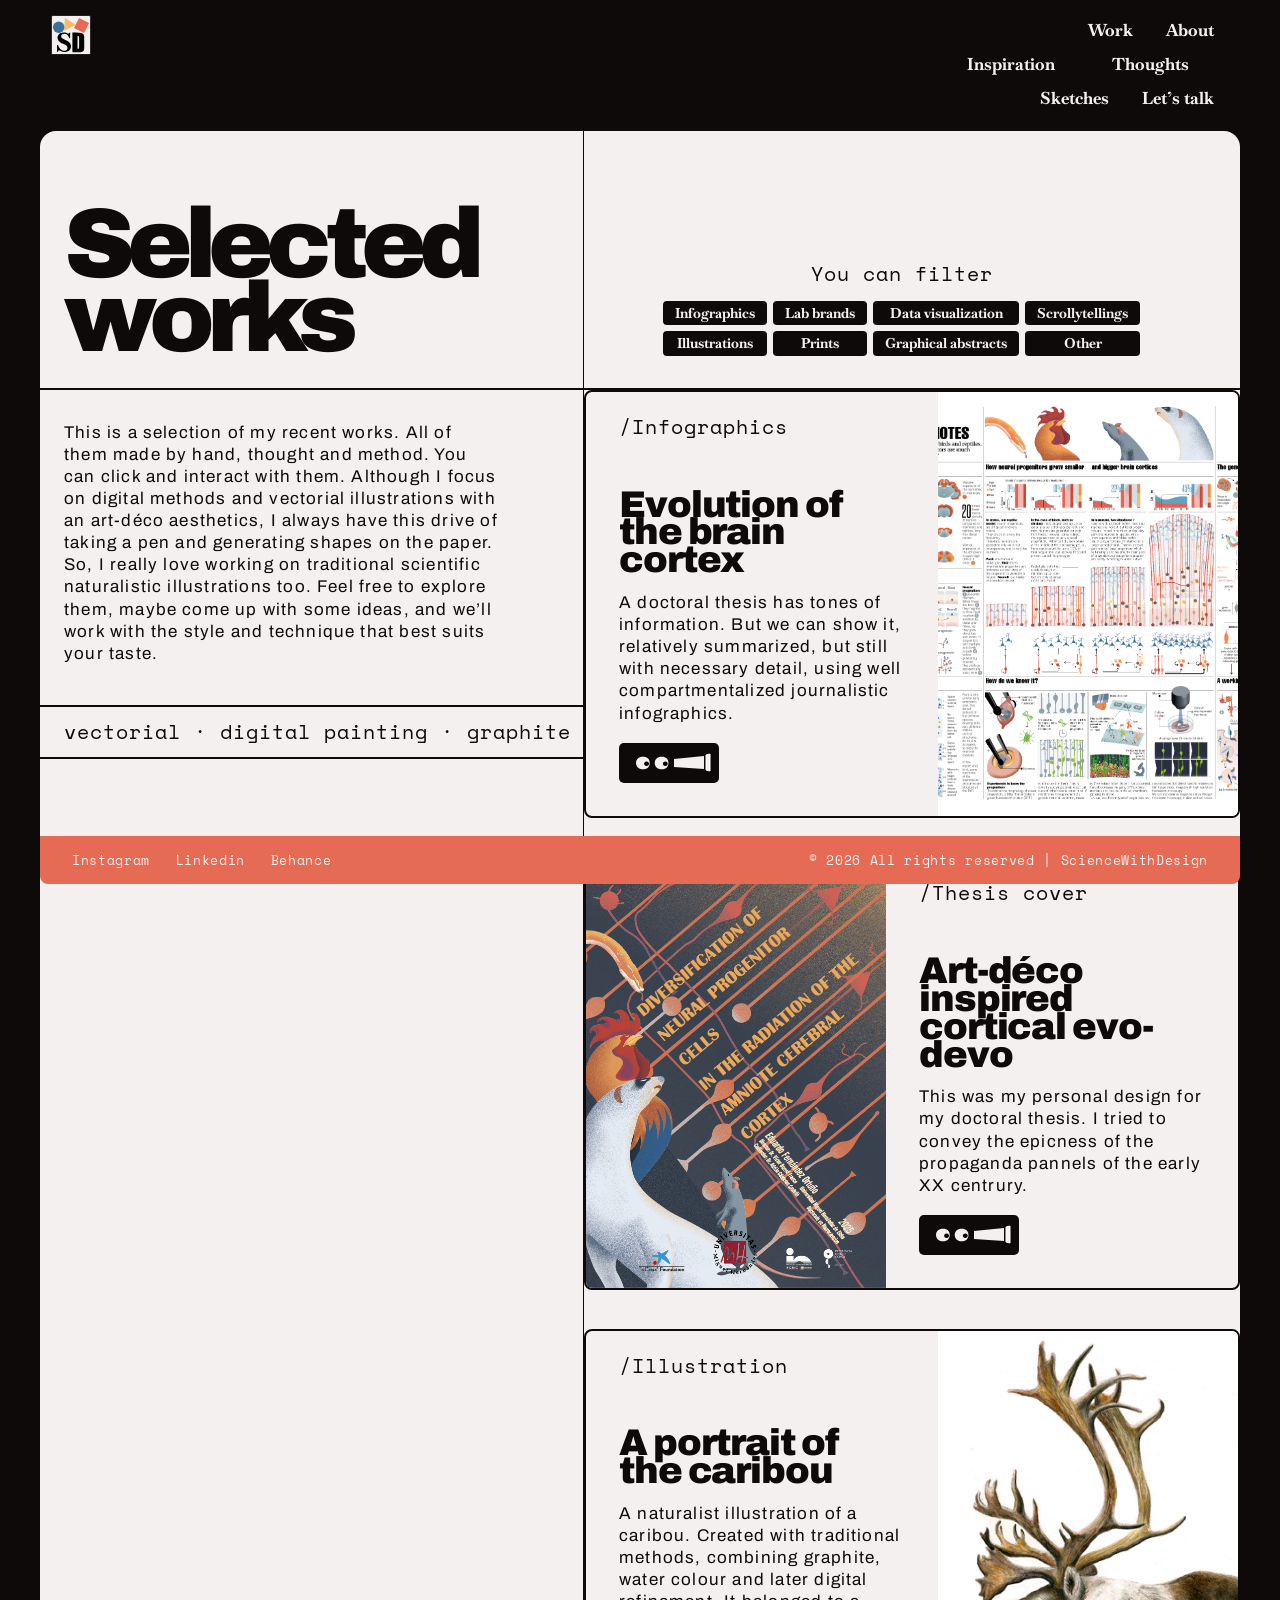
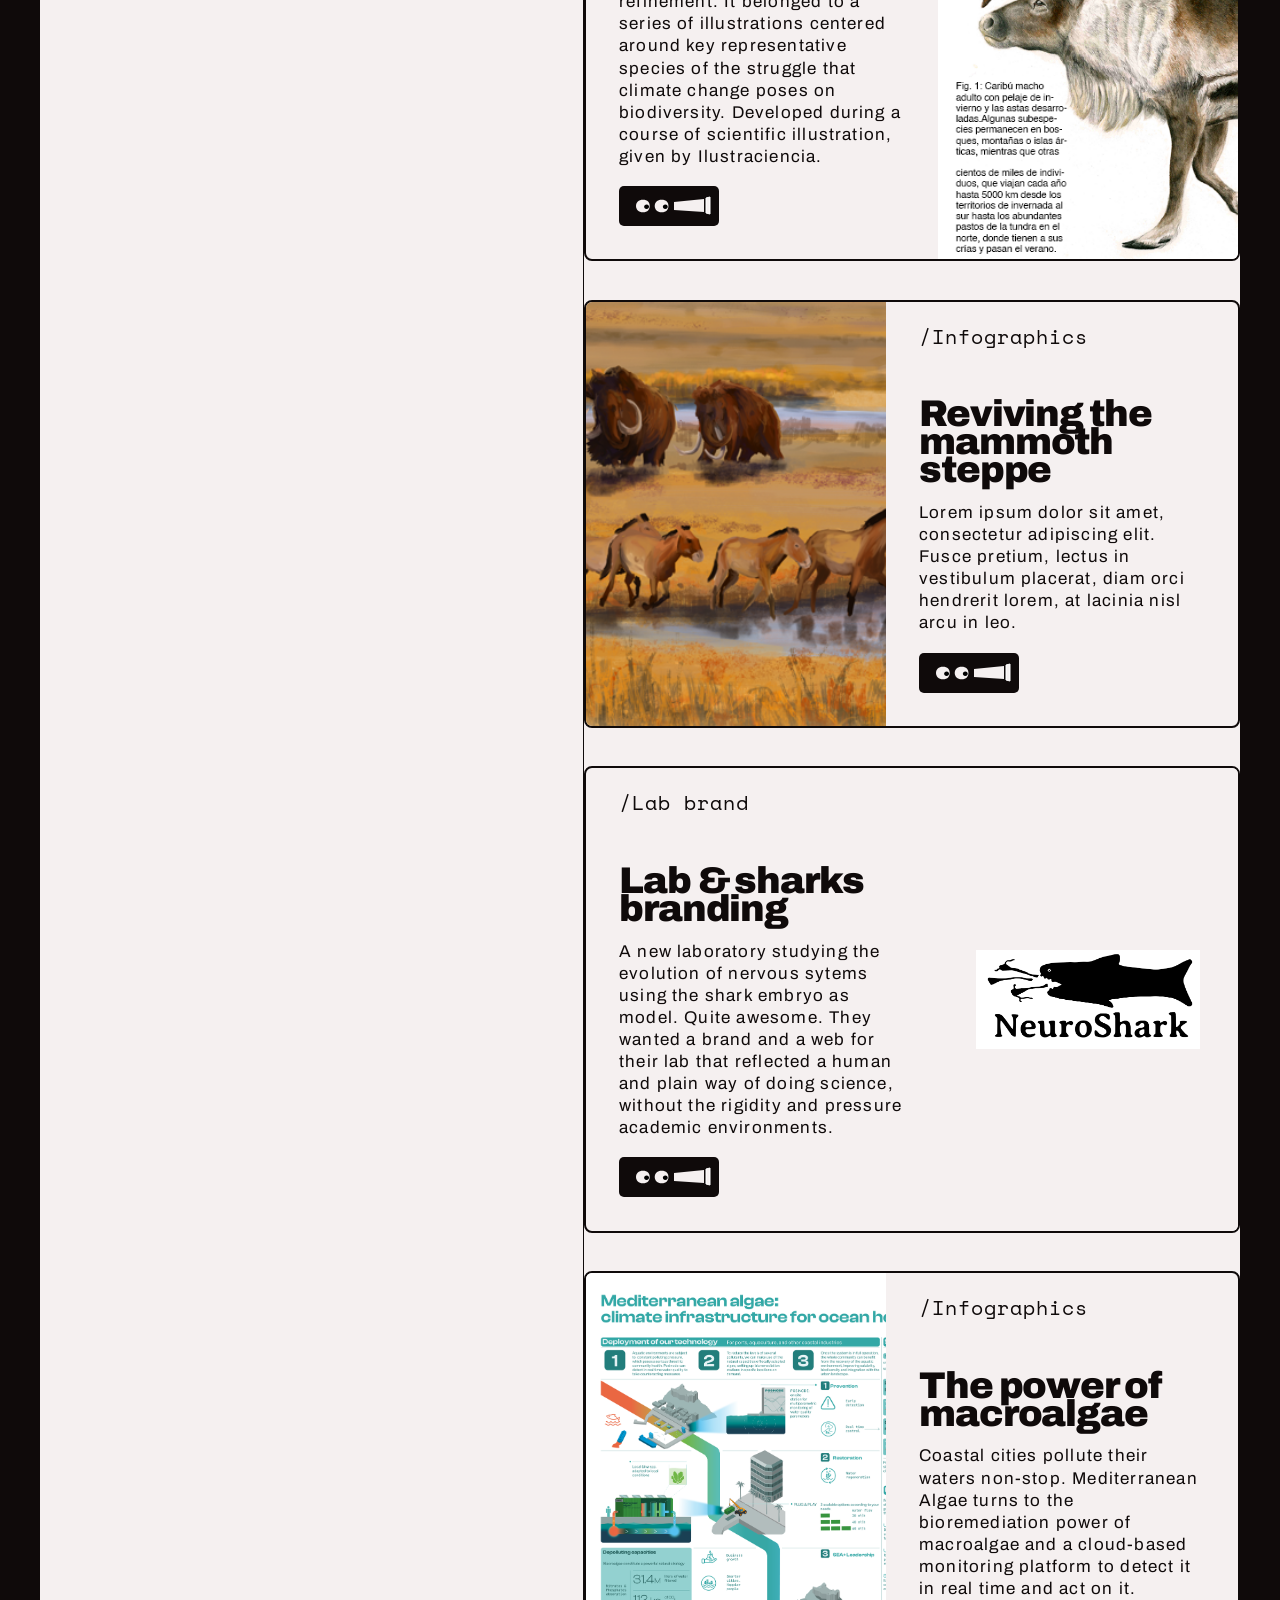
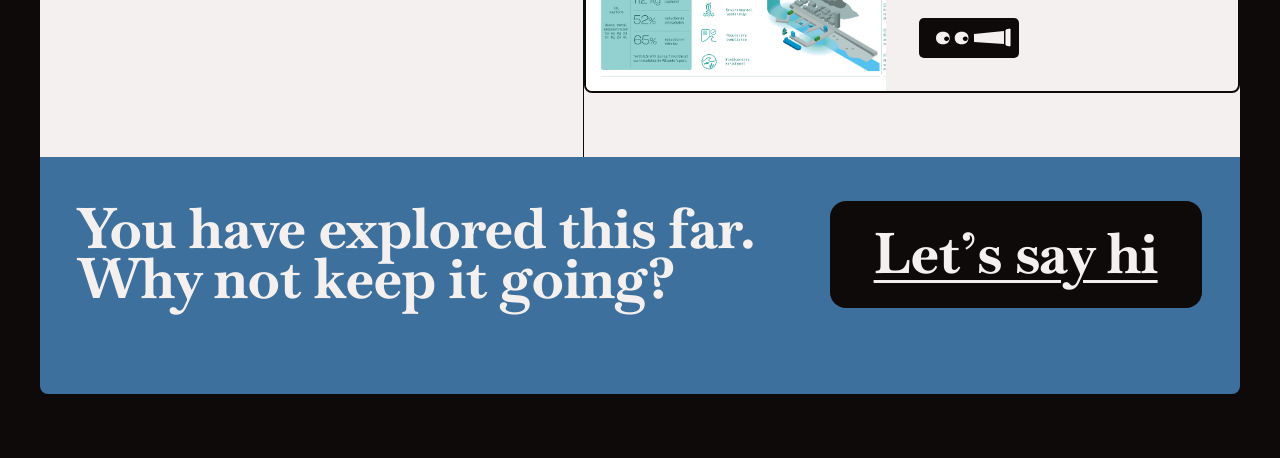
<file: works.html>
<!DOCTYPE html>
<html lang="es">
<head>
<meta charset="UTF-8" />
<meta name="viewport" content="width=device-width, initial-scale=1.0" />
<title>Selected works — Science with Design</title>
<meta name="description" content="Una selección de trabajos recientes: infografías, marcas de laboratorio, ilustración científica y visualización de datos." />
<link rel="stylesheet" href="css/style.css" />
</head>
<body class="page-works">

  <!-- ============ HEADER: logo + nav — idéntico al del resto del sitio ============ -->
  <header class="site-header">
    <div class="wrap site-header__inner">
      <a href="index.html" class="logo" aria-label="Science with Design — inicio">
        <img src="img/basic.elements/Logo.bot%20Home.svg" alt="Science with Design" width="54" height="54" />
      </a>

      <button type="button" class="nav-toggle" id="nav-toggle" aria-expanded="false" aria-controls="primary-nav" aria-label="Abrir menú de navegación">
        <img src="img/basic.elements/nav.menu.button.svg" alt="" width="30" height="30" />
      </button>

      <nav class="nav" id="primary-nav" aria-label="Navegación principal">
        <a href="works.html" class="nav__pill nav__pill--work">Work</a>
        <a href="about.html" class="nav__pill nav__pill--about">About</a>
        <a href="thoughts.html" class="nav__pill nav__pill--thoughts">Thoughts</a>
        <a href="inspiration.html" class="nav__pill nav__pill--inspiration">Inspiration</a>
        <div class="nav__row-3">
          <a href="sketches.html" class="nav__pill nav__pill--sketches">Sketches</a>
          <a href="contact.html" class="nav__pill nav__pill--talk">Let&rsquo;s talk</a>
        </div>
      </nav>
    </div>
  </header>

  <main>
    <!-- ============ WORKS: panel fijo (título+filtros+línea+párrafo+técnicas) + feed de tarjetas que sube y sale por arriba ============ -->
    <section class="works wrap" aria-labelledby="works-title">
      <div class="works__card">
        <div class="works__row" id="works-grid">

          <div class="works__sticky">
            <div class="works__header">
              <h1 id="works-title" class="type-display-bigger works__title">Selected<br />works</h1>

              <div class="works__filters">
                <p class="type-caption works__filters-label">You can filter</p>
                <div class="works__filter-list">
                  <button type="button" class="works__filter-btn">Infographics</button>
                  <button type="button" class="works__filter-btn">Lab brands</button>
                  <button type="button" class="works__filter-btn">Data visualization</button>
                  <button type="button" class="works__filter-btn">Scrollytellings</button>
                  <button type="button" class="works__filter-btn">Illustrations</button>
                  <button type="button" class="works__filter-btn">Prints</button>
                  <button type="button" class="works__filter-btn">Graphical abstracts</button>
                  <button type="button" class="works__filter-btn">Other</button>
                </div>
              </div>
            </div>

            <hr class="works__rule" aria-hidden="true" />

            <p class="type-body-big works__lead">This is a selection of my recent works. All of them made by hand, thought and method. You can click and interact with them. Although I focus on digital methods and vectorial illustrations with an art-d&eacute;co aesthetics, I always have this drive of taking a pen and generating shapes on the paper. So, I really love working on traditional scientific naturalistic illustrations too. Feel free to explore them, maybe come up with some ideas, and we&rsquo;ll work with the style and technique that best suits your taste.</p>

            <div class="works__techniques" aria-hidden="true">
              <div class="works__techniques-track">
                <span>vectorial &middot; digital painting &middot; graphite &middot; ink &middot; watercolour &middot; oil &middot; AdobeSuite &middot; </span>
                <span>vectorial &middot; digital painting &middot; graphite &middot; ink &middot; watercolour &middot; oil &middot; AdobeSuite &middot; </span>
              </div>
            </div>
          </div>

          <div class="works__divider-v" aria-hidden="true"></div>

          <div class="works__feed-wrap">
            <div class="works__feed" id="works-feed" aria-label="Trabajos seleccionados">

              <article class="workcard">
                <div class="workcard__content">
                  <p class="type-caption workcard__eyebrow">/Infographics</p>
                  <h2 class="type-h2 workcard__title">Evolution of the brain cortex</h2>
                  <p class="type-body-big workcard__desc">A doctoral thesis has tones of information. But we can show it, relatively summarized, but still with necessary detail, using well compartmentalized journalistic infographics.</p>
                  <button type="button" class="workcard__explore" data-project-target="project-thesis-infographic" aria-label="Explorar: Evolution of the brain cortex">
                    <img src="img/basic.elements/button_explore.svg" alt="" width="100" height="40" />
                  </button>
                </div>
                <div class="workcard__media">
                  <img src="img/images.my.projects/tesis.inforgrafia.png" alt="Infografía sobre la evolución de la corteza cerebral" loading="lazy" />
                </div>
              </article>

              <article class="workcard">
                <div class="workcard__content">
                  <p class="type-caption workcard__eyebrow">/Thesis cover</p>
                  <h2 class="type-h2 workcard__title">Art-d&eacute;co inspired cortical evo-devo</h2>
                  <p class="type-body-big workcard__desc">This was my personal design for my doctoral thesis. I tried to convey the epicness of the propaganda pannels of the early XX centrury.</p>
                  <button type="button" class="workcard__explore" data-project-target="project-thesis-cover" aria-label="Explorar: Art-d&eacute;co inspired cortical evo-devo">
                    <img src="img/basic.elements/button_explore.svg" alt="" width="100" height="40" />
                  </button>
                </div>
                <div class="workcard__media">
                  <img src="img/images.my.projects/tesis.portada.png" alt="Portada de tesis doctoral con estética art-déco" loading="lazy" />
                </div>
              </article>

              <article class="workcard">
                <div class="workcard__content">
                  <p class="type-caption workcard__eyebrow">/Illustration</p>
                  <h2 class="type-h2 workcard__title">A portrait of the caribou</h2>
                  <p class="type-body-big workcard__desc">A naturalist illustration of a caribou. Created with traditional methods, combining graphite, water colour and later digital refinement. It belonged to a series of illustrations centered around key representative species of the struggle that climate change poses on biodiversity. Developed during a course of scientific illustration, given by Ilustraciencia.</p>
                  <button type="button" class="workcard__explore" data-project-target="project-caribou" aria-label="Explorar: A portrait of the caribou">
                    <img src="img/basic.elements/button_explore.svg" alt="" width="100" height="40" />
                  </button>
                </div>
                <div class="workcard__media workcard__media--caribou">
                  <img src="img/images.my.projects/caribou.screenshot.png" alt="Ilustración naturalista de un caribú" loading="lazy" />
                </div>
              </article>

              <article class="workcard">
                <div class="workcard__content">
                  <p class="type-caption workcard__eyebrow">/Infographics</p>
                  <h2 class="type-h2 workcard__title">Reviving the mammoth steppe</h2>
                  <p class="type-body-big workcard__desc">Lorem ipsum dolor sit amet, consectetur adipiscing elit. Fusce pretium, lectus in vestibulum placerat, diam orci hendrerit lorem, at lacinia nisl arcu in leo.</p>
                  <button type="button" class="workcard__explore" data-project-target="project-mammoth-steppe" aria-label="Explorar: Reviving the mammoth steppe">
                    <img src="img/basic.elements/button_explore.svg" alt="" width="100" height="40" />
                  </button>
                </div>
                <div class="workcard__media">
                  <img src="img/images.my.projects/captura.mammoth.infographics.png" alt="Ilustración de la estepa del mamut" loading="lazy" />
                </div>
              </article>

              <article class="workcard">
                <div class="workcard__content">
                  <p class="type-caption workcard__eyebrow">/Lab brand</p>
                  <h2 class="type-h2 workcard__title">Lab &amp; sharks branding</h2>
                  <p class="type-body-big workcard__desc">A new laboratory studying the evolution of nervous sytems using the shark embryo as model. Quite awesome. They wanted a brand and a web for their lab that reflected a human and plain way of doing science, without the rigidity and pressure academic environments.</p>
                  <button type="button" class="workcard__explore" aria-label="Explorar: Lab &amp; sharks branding">
                    <img src="img/basic.elements/button_explore.svg" alt="" width="100" height="40" />
                  </button>
                </div>
                <div class="workcard__media workcard__media--logo">
                  <img src="img/images.my.projects/logo.neuroshark.png" alt="Logotipo NeuroShark" loading="lazy" />
                </div>
              </article>

              <article class="workcard">
                <div class="workcard__content">
                  <p class="type-caption workcard__eyebrow">/Infographics</p>
                  <h2 class="type-h2 workcard__title">The power of macroalgae</h2>
                  <p class="type-body-big workcard__desc">Coastal cities pollute their waters non-stop. Mediterranean Algae turns to the bioremediation power of macroalgae and a cloud-based monitoring platform to detect it in real time and act on it.</p>
                  <button type="button" class="workcard__explore" data-project-target="project-mediterranean-algae" aria-label="Explorar: The power of macroalgae">
                    <img src="img/basic.elements/button_explore.svg" alt="" width="100" height="40" />
                  </button>
                </div>
                <div class="workcard__media workcard__media--algae">
                  <img src="img/works/mediterraneanalgaeinfographics/mediterraneanalgae.infographic.png" alt="Infografía sobre la biorremediación de algas y monitorización costera" loading="lazy" />
                </div>
              </article>

            </div>
          </div>

        </div>

        <!-- ============ EXPLORACIÓN DE PROYECTO: "Evolution of the brain cortex" ============
             Oculta por defecto (atributo hidden). Al pulsar el botón_explore de la primera
             tarjeta, works-grid se oculta y esta vista aparece en su lugar, dentro de la misma
             works__card — cabecera, nav y footer no se tocan. El botón "volver" hace el
             camino inverso. Información y disposición de la galería replicadas del prototipo
             de Figma (nodo 758:997), adaptadas a una gradilla suiza de 12 columnas y a
             proporciones fluidas (aspect-ratio) para que todo escale de forma responsive. -->
        <div class="project" id="project-thesis-infographic" hidden>

          <button type="button" class="project__back" id="project-back" aria-label="Volver a Selected works">
            <img src="img/basic.elements/Button%20back.svg" alt="" width="100" height="40" />
          </button>

          <div class="project__info">
            <div class="project__info-col project__info-col--title">
              <p class="type-body-small project__label">Project</p>
              <h2 class="type-h3 project__title">Evolution of neural progenitors in amniotes</h2>
            </div>

            <div class="project__info-col project__info-col--desc">
              <p class="type-body-small project__label">Description</p>
              <p class="type-body-big project__desc">The aim of this project was to gather the information found in my doctoral thesis on a format that allowed exploration of the details that such kind of work contains. By organizing the different aspects in compartmentalized blocks, the reader can get the context of the research, the findings and the experimental process that led to them.</p>

              <div class="project__meta">
                <div class="project__meta-item">
                  <p class="type-body-small project__label">Year</p>
                  <p class="type-body-small project__value">2025</p>
                </div>
                <div class="project__meta-item">
                  <p class="type-body-small project__label">Type</p>
                  <p class="type-body-small project__value">Journalistic infographics</p>
                </div>
                <div class="project__meta-item">
                  <p class="type-body-small project__label">Techniques</p>
                  <p class="type-body-small project__value">Graphite, Adobe Illustrator, Adobe Indesign</p>
                </div>
                <div class="project__meta-item">
                  <p class="type-body-small project__label">Collaboration</p>
                  <p class="type-body-small project__value">Personal project</p>
                </div>
              </div>
            </div>
          </div>

          <div class="project__gallery">

            <div class="project__img project__img--hero">
              <img src="img/images.my.projects/tesis.inforgrafia.png" alt="Infografía completa: Evolution of neural progenitors in amniotes" loading="lazy" />
            </div>

            <div class="project__row project__row--triple">
              <div class="project__img project__img--chicken">
                <img src="img/works/mythesisinfographicsandcover/whole.chicken.png" alt="Ilustración de un pollo entero, referencia embrionaria" loading="lazy" />
              </div>
              <div class="project__img project__img--panels">
                <img src="img/works/mythesisinfographicsandcover/sketch.infographic.panels.rotated.png" alt="Boceto de los paneles de la infografía" loading="lazy" />
              </div>
              <div class="project__img project__img--print">
                <img src="img/works/mythesisinfographicsandcover/fotoinfografiaimpres3.jpeg" alt="Fotografía de la infografía ya impresa" loading="lazy" />
              </div>
            </div>

            <div class="project__row project__row--corti">
              <div class="project__col project__col--corti">
                <div class="project__img project__img--corticogenesis">
                  <img src="img/works/mythesisinfographicsandcover/corticogenesis.outline.png" alt="Esquema de la corticogénesis" loading="lazy" />
                </div>
                <div class="project__row project__row--pair">
                  <div class="project__img project__img--neurl1b">
                    <img src="img/works/mythesisinfographicsandcover/sketch.neurl1b.mechanism.png" alt="Boceto del mecanismo de Neurl1b" loading="lazy" />
                  </div>
                  <div class="project__img project__img--mouseslice">
                    <img src="img/works/mythesisinfographicsandcover/DETAIL.MOUSE.BRAIN.SLICE.png" alt="Detalle de un corte de cerebro de ratón" loading="lazy" />
                  </div>
                </div>
              </div>
              <div class="project__img project__img--corticaldev">
                <img src="img/works/mythesisinfographicsandcover/detail.corticaldevelopment.png" alt="Detalle del desarrollo cortical" loading="lazy" />
              </div>
            </div>

            <div class="project__row project__row--double">
              <div class="project__img project__img--methods">
                <img src="img/works/mythesisinfographicsandcover/detail.methods.png" alt="Detalle de los métodos empleados" loading="lazy" />
              </div>
              <div class="project__img project__img--outlines">
                <img src="img/works/mythesisinfographicsandcover/BRAIN.OUTLINES.png" alt="Contornos comparados de cerebros" loading="lazy" />
              </div>
            </div>

          </div>

          <button type="button" class="project__back project__back--bottom" aria-label="Volver a Selected works">
            <img src="img/basic.elements/Button%20back.svg" alt="" width="100" height="40" />
          </button>

        </div>

        <!-- ============ EXPLORACIÓN DE PROYECTO: "Art-déco inspired cortical evo-devo" (portada de tesis) ============
             Misma estrategia que el panel de la infografía: oculta por defecto, se muestra en vez del
             grid al pulsar su button_explore. Réplica del prototipo de Figma (nodo 781:1170): bloque de
             info en la misma gradilla suiza de 12 columnas, un póster grande alineado con la columna de
             la Descripción (columnas 5–12, dejando la columna del título despejada encima), y debajo una
             galería tipo "mesa de trabajo" en 3 columnas con los bocetos, a distinta altura cada una,
             tal y como en el diseño original. -->
        <div class="project" id="project-thesis-cover" hidden>

          <button type="button" class="project__back" aria-label="Volver a Selected works">
            <img src="img/basic.elements/Button%20back.svg" alt="" width="100" height="40" />
          </button>

          <div class="project__info">
            <div class="project__info-col project__info-col--title">
              <p class="type-body-small project__label">Project</p>
              <h2 class="type-h3 project__title">Diversification of neural progenitor cells in the evolution of amniote cerebral cortex</h2>
            </div>

            <div class="project__info-col project__info-col--desc">
              <p class="type-body-small project__label">Description</p>
              <p class="type-body-big project__desc">For the cover of my PhD thesis, a wanted to take advantage of the variety of animal models we used to achieve an impactful cover. With that aim, I also looked for inspiration in the constructivist and art-déco posters of the early 20th century</p>

              <div class="project__meta">
                <div class="project__meta-item">
                  <p class="type-body-small project__label">Year</p>
                  <p class="type-body-small project__value">2025</p>
                </div>
                <div class="project__meta-item">
                  <p class="type-body-small project__label">Type</p>
                  <p class="type-body-small project__value">Thesis cover</p>
                </div>
                <div class="project__meta-item">
                  <p class="type-body-small project__label">Techniques</p>
                  <p class="type-body-small project__value">Graphite, Adobe Illustrator</p>
                </div>
                <div class="project__meta-item">
                  <p class="type-body-small project__label">Collaboration</p>
                  <p class="type-body-small project__value">Personal project</p>
                </div>
              </div>
            </div>
          </div>

          <div class="project__gallery">

            <!-- póster: alineado con la columna de Descripción (5–12), no a todo el ancho —
                 la columna del título queda despejada encima, igual que en el prototipo. -->
            <div class="project__hero-wrap">
              <div class="project__img project__img--cover-hero">
                <img src="img/works/mythesisinfographicsandcover/portada.tesis.cover.jpg" alt="Póster de la portada de la tesis, con estética constructivista y art-déco" loading="lazy" />
              </div>
            </div>

            <!-- galería de bocetos: 3 columnas independientes, cada una con sus propias imágenes
                 apiladas a distinta altura (como una mesa de trabajo), igual que en Figma. -->
            <div class="project__masonry">
              <div class="project__masonry-col">
                <div class="project__img project__img--chicken1">
                  <img src="img/works/mythesisinfographicsandcover/sketch.chicken1.png" alt="Boceto de dos gallos enfrentados" loading="lazy" />
                </div>
                <div class="project__img project__img--ferret">
                  <img src="img/works/mythesisinfographicsandcover/sketch.ferret.png" alt="Boceto de un hurón" loading="lazy" />
                </div>
              </div>
              <div class="project__masonry-col">
                <div class="project__img project__img--sketchcover">
                  <img src="img/works/mythesisinfographicsandcover/sketch.cover.png" alt="Boceto de composición para la portada" loading="lazy" />
                </div>
                <div class="project__img project__img--sketchmouse">
                  <img src="img/works/mythesisinfographicsandcover/sketch.mouse.png" alt="Boceto de un ratón" loading="lazy" />
                </div>
                <div class="project__img project__img--fotolibro2">
                  <img src="img/works/mythesisinfographicsandcover/FOTOLIBROTESIS.2.jpeg" alt="Fotografía de la tesis impresa" loading="lazy" />
                </div>
              </div>
              <div class="project__masonry-col">
                <div class="project__img project__img--snakehead project__img--mirror">
                  <img src="img/works/mythesisinfographicsandcover/detail.snake.head.png" alt="Detalle de la cabeza de una serpiente" loading="lazy" />
                </div>
                <div class="project__img project__img--chicken2 project__img--mirror">
                  <img src="img/works/mythesisinfographicsandcover/sketch.chicken2.png" alt="Boceto de un gallo" loading="lazy" />
                </div>
                <div class="project__img project__img--sketchsnake project__img--mirror">
                  <img src="img/works/mythesisinfographicsandcover/sketch.snake.png" alt="Boceto de una serpiente" loading="lazy" />
                </div>
              </div>
            </div>

          </div>

          <button type="button" class="project__back project__back--bottom" aria-label="Volver a Selected works">
            <img src="img/basic.elements/Button%20back.svg" alt="" width="100" height="40" />
          </button>

        </div>

        <!-- ============ EXPLORACIÓN DE PROYECTO: "Reviving the mammoth steppe" ============
             Misma estrategia que los dos proyectos anteriores. Réplica del prototipo de Figma
             (nodo 783:60): bloque de info en la misma gradilla de 12 columnas, y debajo una
             galería en varias filas — infografía completa a todo el ancho, el almizclero solo
             (con hueco en blanco a su derecha, igual que en el diseño), una fila con el caballo
             de Przewalski y la saiga, otra con bisontes y caballos en miniatura, los mamuts
             centrados, el diagrama del suelo y, por último, la tira del "cómo revivirlo". El
             almizclero y el caballo de Przewalski van reflejados en espejo, igual que en Figma. -->
        <div class="project" id="project-mammoth-steppe" hidden>

          <button type="button" class="project__back" aria-label="Volver a Selected works">
            <img src="img/basic.elements/Button%20back.svg" alt="" width="100" height="40" />
          </button>

          <div class="project__info">
            <div class="project__info-col project__info-col--title">
              <p class="type-body-small project__label">Project</p>
              <h2 class="type-h3 project__title">Reviving the mammoth steppe</h2>
            </div>

            <div class="project__info-col project__info-col--desc">
              <p class="type-body-small project__label">Description</p>
              <p class="type-body-big project__desc">This infographics was part of a series done in collaboration with Ilustraciencia and the climate scientist Fernando Valladares about the climate change tipping points. One of these, the defrosting of permafrost, would liberate massive amounts of greenhouse gases, greatly worsening global warming. Restoring the populations of large herbivores that populated the boreal steppes at the ice age once could prevent this. To try to confer the paleo feeling, I went for loose brushstrokes, earthy textures and a warm palette.</p>

              <div class="project__meta">
                <div class="project__meta-item">
                  <p class="type-body-small project__label">Year</p>
                  <p class="type-body-small project__value">2025</p>
                </div>
                <div class="project__meta-item">
                  <p class="type-body-small project__label">Type</p>
                  <p class="type-body-small project__value">Scientific infographics</p>
                </div>
                <div class="project__meta-item">
                  <p class="type-body-small project__label">Techniques</p>
                  <p class="type-body-small project__value">Graphite, Adobe PhotoShop</p>
                </div>
                <div class="project__meta-item">
                  <p class="type-body-small project__label">Collaboration</p>
                  <p class="type-body-small project__value">Ilustraciencia, Museo Nacional de Ciencias Naturales</p>
                </div>
              </div>
            </div>
          </div>

          <div class="project__gallery">

            <div class="project__img project__img--mammoth-hero">
              <img src="img/works/mammothsteppe/mammothsteppeinfographics.png" alt="Infografía completa: Reviving the mammoth steppe" loading="lazy" />
            </div>

            <div class="project__row project__row--muskox">
              <div class="project__img project__img--muskox project__img--mirror">
                <img src="img/works/mammothsteppe/muskox.white.bg.jpg" alt="Ilustración de un buey almizclero" loading="lazy" />
              </div>
              <div class="project__img project__img--bisonhead">
                <img src="img/works/mammothsteppe/bison.head.jpg" alt="Retrato en primer plano de la cabeza de un bisonte europeo" loading="lazy" />
              </div>
            </div>

            <div class="project__row project__row--przsaiga">
              <div class="project__img project__img--przewalski project__img--mirror">
                <img src="img/works/mammothsteppe/przewalski.fondoblanco.jpg" alt="Ilustración de un caballo de Przewalski" loading="lazy" />
              </div>
              <div class="project__img project__img--saiga">
                <img src="img/works/mammothsteppe/saiga.jpg" alt="Ilustración de una saiga" loading="lazy" />
              </div>
            </div>

            <div class="project__row project__row--bisonhorse">
              <div class="project__img project__img--bisons">
                <img src="img/works/mammothsteppe/bisons.png" alt="Miniaturas de bisontes" loading="lazy" />
              </div>
              <div class="project__img project__img--horses">
                <img src="img/works/mammothsteppe/horses.png" alt="Miniaturas de caballos" loading="lazy" />
              </div>
            </div>

            <div class="project__img project__img--mamuts">
              <img src="img/works/mammothsteppe/mamuts.png" alt="Ilustración de dos mamuts" loading="lazy" />
            </div>

            <div class="project__img project__img--soil">
              <img src="img/works/mammothsteppe/detalle.soil.png" alt="Diagrama del efecto de los herbívoros en el suelo del permafrost" loading="lazy" />
            </div>

            <div class="project__img project__img--clonarraton">
              <img src="img/works/mammothsteppe/deetalle.clonar.raton.mamut.png" alt="Tira explicativa de cómo revivir al mamut" loading="lazy" />
            </div>

          </div>

          <button type="button" class="project__back project__back--bottom" aria-label="Volver a Selected works">
            <img src="img/basic.elements/Button%20back.svg" alt="" width="100" height="40" />
          </button>

        </div>

        <div class="project" id="project-caribou" hidden>

          <button type="button" class="project__back" aria-label="Volver a Selected works">
            <img src="img/basic.elements/Button%20back.svg" alt="" width="100" height="40" />
          </button>

          <div class="project__info">
            <div class="project__info-col project__info-col--title">
              <p class="type-body-small project__label">Project</p>
              <h2 class="type-h3 project__title">A portrait of the Caribou</h2>
            </div>

            <div class="project__info-col project__info-col--desc">
              <p class="type-body-small project__label">Description</p>
              <p class="type-body-big project__desc">A naturalist portrait of the caribou, part of a series of illustrations on key species facing the pressures of climate change, developed during a scientific illustration course given by Ilustraciencia. The main portrait was built with graphite and watercolour, later refined digitally, and paired with a set of pencil studies —the animal grazing and a detail of its snow-adapted hooves— assembled together into a species fact sheet.</p>

              <div class="project__meta">
                <div class="project__meta-item">
                  <p class="type-body-small project__label">Year</p>
                  <p class="type-body-small project__value">2025</p>
                </div>
                <div class="project__meta-item">
                  <p class="type-body-small project__label">Type</p>
                  <p class="type-body-small project__value">Scientific illustration</p>
                </div>
                <div class="project__meta-item">
                  <p class="type-body-small project__label">Techniques</p>
                  <p class="type-body-small project__value">Graphite, Watercolour, Photoshop</p>
                </div>
                <div class="project__meta-item">
                  <p class="type-body-small project__label">Collaboration</p>
                  <p class="type-body-small project__value">Ilustraciencia, Museo Nacional de Ciencias Naturales</p>
                </div>
              </div>
            </div>
          </div>

          <div class="project__gallery">

            <div class="project__hero-wrap">
              <div class="project__img project__img--caribou-ficha">
                <img src="img/works/caribou/caribou.ficha.jpg" alt="Ficha científica completa del caribú" loading="lazy" />
              </div>
            </div>

          </div>

          <button type="button" class="project__back project__back--bottom" aria-label="Volver a Selected works">
            <img src="img/basic.elements/Button%20back.svg" alt="" width="100" height="40" />
          </button>

        </div>

        <div class="project" id="project-mediterranean-algae" hidden>

          <button type="button" class="project__back" aria-label="Volver a Selected works">
            <img src="img/basic.elements/Button%20back.svg" alt="" width="100" height="40" />
          </button>

          <div class="project__info">
            <div class="project__info-col project__info-col--title">
              <p class="type-body-small project__label">Project</p>
              <h2 class="type-h3 project__title">The power of macroalgae. A&nbsp;biological solution for polluted coasts</h2>
            </div>

            <div class="project__info-col project__info-col--desc">
              <p class="type-body-small project__label">Description</p>
              <p class="type-body-big project__desc">Coastal environments are subject to a constant polluting pressure from human activities. This is particularly intense in urban cities with large harbours and intense marine traffic. In Mediterranean Algae, they take advantage of the bioremediation capacities of macroalgae to counter this, while deploying a cloud-based platform for real time monitoring of water quality parameters for informed decision making.</p>

              <div class="project__meta">
                <div class="project__meta-item">
                  <p class="type-body-small project__label">Year</p>
                  <p class="type-body-small project__value">2026</p>
                </div>
                <div class="project__meta-item">
                  <p class="type-body-small project__label">Type</p>
                  <p class="type-body-small project__value">Journalistic infographics</p>
                </div>
                <div class="project__meta-item">
                  <p class="type-body-small project__label">Techniques</p>
                  <p class="type-body-small project__value">Adobe Illustrator, Adobe Indesign</p>
                </div>
                <div class="project__meta-item">
                  <p class="type-body-small project__label">Collaboration</p>
                  <p class="type-body-small project__value">Mediterranean algae</p>
                </div>
              </div>
            </div>
          </div>

          <div class="project__gallery">

            <div class="project__img project__img--algae-hero">
              <img src="img/works/mediterraneanalgaeinfographics/mediterraneanalgae.infographic.png" alt="Infografía completa: The power of macroalgae" loading="lazy" />
            </div>

          </div>

          <button type="button" class="project__back project__back--bottom" aria-label="Volver a Selected works">
            <img src="img/basic.elements/Button%20back.svg" alt="" width="100" height="40" />
          </button>

        </div>

      </div>
    </section>

    <!-- ============ PRE-FOOTER CTA: igual que thoughts/inspiration, en azul/principal ============
         Oculto mientras se está explorando un proyecto (ver JS): en su lugar, el propio panel del
         proyecto ya termina con su botón "volver" y el padding-bottom de works__card deja el aire
         necesario hasta el footer. ============ -->
    <section class="works-cta wrap" id="works-cta">
      <div class="works-cta__row">
        <p class="type-prefooter-cta works-cta__text">You have explored this far. Why not keep it going?</p>
        <a href="contact.html" class="works-cta__link">
          <span class="type-prefooter-cta">Let&rsquo;s say hi</span>
        </a>
      </div>
    </section>
  </main>

  <footer class="site-footer">
    <div class="wrap site-footer__wrap">
      <div class="site-footer__bar">
        <nav class="site-footer__social" aria-label="Redes sociales">
          <a href="https://instagram.com" class="type-caption">Instagram</a>
          <a href="https://linkedin.com" class="type-caption">Linkedin</a>
          <a href="https://behance.net" class="type-caption">Behance</a>
        </nav>
        <p class="type-caption site-footer__legal">&copy; 2026 All rights reserved | ScienceWithDesign</p>
      </div>
    </div>
  </footer>

  <script>
    // Botón de menú móvil — idéntico al del resto del sitio.
    (function () {
      const toggle = document.getElementById('nav-toggle');
      const nav = document.getElementById('primary-nav');
      if (!toggle || !nav) return;

      function closeNav() {
        nav.classList.remove('is-open');
        toggle.setAttribute('aria-expanded', 'false');
      }
      function openNav() {
        nav.classList.add('is-open');
        toggle.setAttribute('aria-expanded', 'true');
      }

      toggle.addEventListener('click', () => {
        const isOpen = nav.classList.contains('is-open');
        if (isOpen) { closeNav(); } else { openNav(); }
      });

      nav.querySelectorAll('a').forEach((link) => {
        link.addEventListener('click', closeNav);
      });

      document.addEventListener('click', (event) => {
        if (!nav.classList.contains('is-open')) return;
        if (nav.contains(event.target) || toggle.contains(event.target)) return;
        closeNav();
      });

      document.addEventListener('keydown', (event) => {
        if (event.key === 'Escape') closeNav();
      });
    })();

    // Empuja el feed de tarjetas para que arranque alineado justo debajo de
    // la línea horizontal (nunca por detrás del título ni de los filtros).
    // La altura de la cabecera varía con el viewport (tipografía fluida),
    // así que se mide en tiempo real en vez de aproximarla a mano — mismo
    // patrón que en la página Thoughts (ver thoughts.html).
    (function () {
      const stickyPane = document.querySelector('.works__sticky');
      const rule = document.querySelector('.works__rule');
      const feedWrap = document.querySelector('.works__feed-wrap');
      if (!stickyPane || !rule || !feedWrap) return;

      function syncFeedOffset() {
        if (getComputedStyle(stickyPane).position !== 'sticky') {
          feedWrap.style.paddingTop = '';
          return;
        }
        const stickyTop = stickyPane.getBoundingClientRect().top;
        const ruleBottom = rule.getBoundingClientRect().bottom;
        feedWrap.style.paddingTop = Math.max(0, ruleBottom - stickyTop) + 'px';
      }

      if ('ResizeObserver' in window) {
        new ResizeObserver(syncFeedOffset).observe(stickyPane);
      } else {
        window.addEventListener('resize', syncFeedOffset);
      }
      document.fonts.ready.then(syncFeedOffset);
      syncFeedOffset();
    })();

    // Exploración de proyecto dentro de la propia página Works: al pulsar
    // button_explore en una tarjeta con data-project-target, se oculta el
    // grid (works-grid) y se muestra el panel de proyecto correspondiente,
    // dentro de la misma works__card — cabecera, nav y footer no se tocan.
    // El botón "volver" (dentro del panel) hace el camino inverso. Solo hay
    // un proyecto implementado de momento (la infografía de tesis); el resto
    // de botones explore, sin data-project-target, no hacen nada todavía.
    (function () {
      const grid = document.getElementById('works-grid');
      const worksSection = document.querySelector('.works');
      const worksCta = document.getElementById('works-cta');
      if (!grid) return;

      const reduceMotion = window.matchMedia('(prefers-reduced-motion: reduce)').matches;
      const FADE_MS = 260;

      // Cruce suave grid ↔ panel de proyecto: en vez del corte seco de
      // hidden=true/false, se hace fundido + pequeño desplazamiento vertical
      // (fade out del que se va, luego fade in del que entra). Con
      // "prefers-reduced-motion" se salta directo a los estados, sin animar.
      function fadeOut(el, onDone) {
        if (reduceMotion) { el.hidden = true; onDone(); return; }
        el.style.transition = 'opacity ' + FADE_MS + 'ms ease, transform ' + FADE_MS + 'ms ease';
        el.style.opacity = '0';
        el.style.transform = 'translateY(-10px)';
        window.setTimeout(() => {
          el.hidden = true;
          el.style.transition = '';
          el.style.opacity = '';
          el.style.transform = '';
          onDone();
        }, FADE_MS);
      }

      function fadeIn(el) {
        if (reduceMotion) { el.hidden = false; return; }
        el.hidden = false;
        el.style.transition = 'none';
        el.style.opacity = '0';
        el.style.transform = 'translateY(10px)';
        void el.offsetHeight; // fuerza reflow: sin esto el navegador fusiona los cambios y no hay transición que animar
        el.style.transition = 'opacity ' + FADE_MS + 'ms ease, transform ' + FADE_MS + 'ms ease';
        el.style.opacity = '1';
        el.style.transform = 'translateY(0)';
        window.setTimeout(() => {
          el.style.transition = '';
          el.style.opacity = '';
          el.style.transform = '';
        }, FADE_MS);
      }

      function openProject(panel) {
        if (worksSection) worksSection.scrollIntoView({ behavior: 'smooth', block: 'start' });
        fadeOut(grid, () => {
          if (worksCta) worksCta.hidden = true; // mientras se explora un proyecto, el CTA da paso al aire + botón volver del propio panel
          document.querySelectorAll('.project').forEach((p) => { if (p !== panel) p.hidden = true; });
          fadeIn(panel);
        });
      }

      function closeProject(panel) {
        if (worksSection) worksSection.scrollIntoView({ behavior: 'smooth', block: 'start' });
        fadeOut(panel, () => {
          if (worksCta) worksCta.hidden = false;
          fadeIn(grid);
        });
      }

      document.querySelectorAll('.workcard__explore[data-project-target]').forEach((btn) => {
        const panel = document.getElementById(btn.dataset.projectTarget);
        if (!panel) return;
        btn.addEventListener('click', () => openProject(panel));
      });

      // cada panel puede llevar más de un botón "volver" (arriba y, opcionalmente,
      // al final de la galería) — se conectan todos igual.
      document.querySelectorAll('.project').forEach((panel) => {
        panel.querySelectorAll('.project__back').forEach((backBtn) => {
          backBtn.addEventListener('click', () => closeProject(panel));
        });
      });
    })();
  </script>
</body>
</html>
</file>
<file: css/style.css>
/* ============================================================
   SCIENCE WITH DESIGN — style.css
   Fuente: sistema de diseño extraído de Figma (ver design-system.md)
   ============================================================ */

/* ---------- 1. FUENTES LOCALES ---------- */
@font-face { font-family:'Archivo'; src:url('../fonts/Archivo/static/Archivo-Regular.ttf') format('truetype'); font-weight:400; font-style:normal; font-display:swap; }
@font-face { font-family:'Archivo'; src:url('../fonts/Archivo/static/Archivo-Medium.ttf') format('truetype'); font-weight:500; font-style:normal; font-display:swap; }
@font-face { font-family:'Archivo'; src:url('../fonts/Archivo/static/Archivo-SemiBold.ttf') format('truetype'); font-weight:600; font-style:normal; font-display:swap; }
@font-face { font-family:'Archivo'; src:url('../fonts/Archivo/static/Archivo-ExtraBold.ttf') format('truetype'); font-weight:800; font-style:normal; font-display:swap; }
@font-face { font-family:'Archivo'; src:url('../fonts/Archivo/static/Archivo-Black.ttf') format('truetype'); font-weight:900; font-style:normal; font-display:swap; }

@font-face { font-family:'Baskervville'; src:url('../fonts/Baskervville/static/Baskervville-Regular.ttf') format('truetype'); font-weight:400; font-style:normal; font-display:swap; }
@font-face { font-family:'Baskervville'; src:url('../fonts/Baskervville/static/Baskervville-Bold.ttf') format('truetype'); font-weight:700; font-style:normal; font-display:swap; }

@font-face { font-family:'Space Mono'; src:url('../fonts/Space_Mono/SpaceMono-Regular.ttf') format('truetype'); font-weight:400; font-style:normal; font-display:swap; }
@font-face { font-family:'Space Mono'; src:url('../fonts/Space_Mono/SpaceMono-Bold.ttf') format('truetype'); font-weight:700; font-style:normal; font-display:swap; }

/* ---------- 2. DESIGN TOKENS ---------- */
:root {
  /* color — familias con variaciones */
  --terracota-900:#7E382B; --terracota-700:#B2513F; --terracota-500:#E66B54; --terracota-300:#EB734F; --terracota-orange:#F06329;
  --azul-900:#233F58; --azul-700:#30597A; --azul-principal:#3D709C; --azul-300:#5491AD; --azul-100:#99D1DB;
  --ambar-900:#F0914A; --ambar-700:#F7AB59; --ambar-principal:#FABA63; --ambar-300:#FCC96B; --ambar-100:#FFDEA1;
  --negro-principal:#0F0A0A; --negro-700:#494444; --negro-500:#837E7E; --negro-300:#BDB8B8; --negro-100:#F5F0F0;

  /* color — tokens semánticos */
  --bg-primary:#F5F0F0;
  --bg-secondary:#F5ECDE;
  --bg-inverse:#0F0A0A;
  --text-primary:#0F0A0A;
  --text-secondary:#494444;
  --text-muted:#837E7E;
  --text-inverse:#F5F0F0;
  --text-accent:var(--terracota-500); /* = terracota/500, por indicación de Edudu */

  /* tipografía */
  --font-sans:'Archivo', Helvetica Neue, Arial, sans-serif;
  --font-serif:'Baskervville', Georgia, serif;
  --font-mono:'Space Mono', 'Courier New', monospace;

  /* layout */
  --grid-max: 1920px;
  --grid-pad: clamp(20px, 4vw, 52px);
  /* páginas con una tarjeta grande flotando sobre un fondo de color a toda
     página (contact, works, thoughts, inspiration): la tarjeta, el CTA y
     el footer usan este padding, ligeramente menor que --grid-pad, para
     que su borde quede un poco más allá del logo/nav del header (que sigue
     usando --grid-pad) — así no quedan pegados al mismo borde. */
  --card-pad: clamp(16px, 3.4vw, 40px);
  --radius-card: 16px;
}

/* ---------- 3. RESET ---------- */
*, *::before, *::after { box-sizing:border-box; margin:0; padding:0; }
html { scroll-behavior:smooth; }
img, svg { display:block; max-width:100%; }
a { color:inherit; text-decoration:none; }
ul, ol { list-style:none; }
body {
  background:var(--bg-primary);
  color:var(--text-primary);
  font-family:var(--font-sans);
  line-height:1.5;
  -webkit-font-smoothing:antialiased;
  padding-bottom:calc(var(--footer-h) + var(--footer-gap)); /* deja sitio a la banda del footer, que es fija y flota separada del borde */
  overflow-x:hidden; /* la bandeja del nav móvil entra deslizando desde fuera del viewport */
}

.wrap {
  max-width:var(--grid-max);
  margin-inline:auto;
  padding-inline:var(--grid-pad);
}

/* páginas de "tarjeta grande flotando sobre fondo de color a toda página"
   (contact, works, thoughts, inspiration): la tarjeta, su CTA y el footer
   usan --card-pad (algo menor que --grid-pad) para que su borde quede
   ligeramente más allá del logo/nav del header — que sigue con --grid-pad —
   en vez de coincidir exactamente con él. Misma lógica en la home para la
   tarjeta roja del hero, la banda de covers, la banda ámbar (scientific
   rigor / handshake / clear visuals), la tira terracota de clientes y el
   CTA final ámbar — el resto de la home (intro del workflow, tira de
   logos, sección de formatos) no se toca. Dentro de .hero__card todo está
   posicionado en relativo a la propia tarjeta (sin padding interno, split
   en %), así que ensanchar la tarjeta no descoloca el lettering pegado a
   su borde izquierdo ni la animación pegada al derecho. */
.contact.wrap,
.works.wrap,
.works-cta.wrap,
.thoughts.wrap,
.thoughts-cta.wrap,
.inspiration.wrap,
.inspiration-cta.wrap,
.sketches.wrap,
.sketches-cta.wrap,
.page-contact .site-footer__wrap,
.page-works .site-footer__wrap,
.page-thoughts .site-footer__wrap,
.page-inspiration .site-footer__wrap,
.page-sketches .site-footer__wrap,
.page-home .site-footer__wrap,
.hero.wrap,
.covers.wrap,
.workflow__band.wrap,
.workflow__strip.wrap,
.final-cta.wrap {
  padding-inline:var(--card-pad);
}

/* ---------- 4. ESCALA TIPOGRÁFICA ----------
   letter-spacing documentado en Figma como % del tamaño de fuente,
   por eso aquí se expresa en "em" (ej. -8% => -0.08em) en vez de px fijos. */
.type-display-bigger { font-family:var(--font-sans); font-weight:900; font-size:clamp(48px, 7.7vw, 148px); line-height:0.75; letter-spacing:-0.08em; }
.type-display         { font-family:var(--font-sans); font-weight:900; font-size:clamp(40px, 6.25vw, 120px); line-height:0.75; letter-spacing:-0.08em; }
.type-h1               { font-family:var(--font-sans); font-weight:900; font-size:clamp(34px, 4.2vw, 80px); line-height:0.8; letter-spacing:-0.08em; }
.type-h2               { font-family:var(--font-sans); font-weight:900; font-size:clamp(28px, 2.9vw, 56px); line-height:0.75; letter-spacing:-0.03em; }
.type-h3               { font-family:var(--font-sans); font-weight:800; font-size:clamp(22px, 1.9vw, 36px); line-height:1.15; letter-spacing:-0.01em; }
.type-h4               { font-family:var(--font-sans); font-weight:600; font-size:clamp(18px, 1.25vw, 24px); line-height:1.3; letter-spacing:0; }
.type-body-big-display { font-family:var(--font-sans); font-weight:500; font-size:clamp(22px, 1.9vw, 36px); line-height:1.4; letter-spacing:0.07em; text-align:justify; }
.type-body-big         { font-family:var(--font-sans); font-weight:400; font-size:clamp(17px, 1.25vw, 24px); line-height:1.3; letter-spacing:0.07em; }
.type-body-big-highlight { font-family:var(--font-mono); font-weight:700; font-size:clamp(17px, 1.25vw, 24px); line-height:1.3; letter-spacing:0.07em; }
.type-body-small       { font-family:var(--font-sans); font-weight:400; font-size:16px; line-height:1.7; letter-spacing:0.07em; }
.type-label            { font-family:var(--font-sans); font-weight:400; font-size:13px; line-height:1.7; letter-spacing:0.03em; text-transform:uppercase; }
.type-caption          { font-family:var(--font-mono); font-weight:400; font-size:20px; line-height:1.5; letter-spacing:0.05em; }
/* misma escala que .type-caption (20px/150%/5%) pero en la sans del sitio en
   vez de en mono — la usa el bloque de educación/trabajo/publicaciones de
   About, donde solo las fechas van en mono (ver about__work-year). */
.type-caption-sans     { font-family:var(--font-sans); font-weight:400; font-size:20px; line-height:1.5; letter-spacing:0.05em; }
.type-quote            { font-family:var(--font-serif); font-weight:700; font-size:32px; line-height:0.9; letter-spacing:0; }
.type-button           { font-family:var(--font-serif); font-weight:700; font-size:20px; line-height:0.9; letter-spacing:0; }
.type-cta              { font-family:var(--font-serif); font-weight:700; font-size:clamp(24px, 2.1vw, 40px); line-height:25.6px; letter-spacing:0; } /* line-height al 80% (32px * 0.8) */
.type-prefooter-cta    { font-family:var(--font-serif); font-weight:700; font-size:clamp(48px, 5vw, 96px); line-height:0.9; letter-spacing:0; }

/* ---------- 5. HEADER: logo + nav (flotante) ---------- */
:root {
  --header-h: 80px;      /* alto reservado al cargar, antes de hacer scroll */
  --hero-split: 66%;     /* ancho de la columna del lettering — fija también la línea vertical */
  --footer-h: 48px;      /* alto de la banda azul flotante del footer */
  --footer-gap: 16px;    /* separación flotante respecto al borde inferior real */
}

.site-header {
  position:fixed;
  top:0; left:0; right:0;
  z-index:100;
  height:var(--header-h);
  display:flex;
  align-items:flex-start; /* logo y nav comparten el mismo borde superior */
  padding-top:15px;       /* separación respecto al borde superior de la página */
  background:transparent; /* SIN fondo propio: solo flotan el logo y las pills
    (que ya llevan su propio fondo), el resto deja ver el contenido al hacer scroll */
  pointer-events:none;    /* la franja vacía no debe bloquear clics sobre el contenido */
}
.site-header a,
.site-header button { pointer-events:auto; } /* logo, pills y el botón de menú sí son clicables */
.site-header__inner {
  position:relative; /* ancla el desplegable del nav en móvil estrecho */
  width:100%;
  display:flex;
  align-items:flex-start;
  justify-content:space-between;
  gap:16px;
  flex-wrap:wrap;
}
.logo { flex-shrink:0; }
.logo img { width:40px; height:40px; display:block; }

/* botón "hamburguesa": solo existe en móvil estrecho (ver responsive) —
   en escritorio y tablet el nav de pills se muestra tal cual, sin botón. */
.nav-toggle {
  display:none;
  align-items:center;
  justify-content:center;
  width:40px;
  height:40px;
  background:var(--negro-principal);
  border:none;
  border-radius:4px;
  padding:0;
  cursor:pointer;
  transition:background .18s ease;
}
.nav-toggle:hover { background:var(--terracota-500); }
.nav-toggle img { width:30px; height:30px; display:block; }

/* nav "en racimo": réplica del reparto asimétrico del prototipo de Figma,
   con Grid en escritorio y una fila simple envolvente en móvil.
   Juntas entre sí pero legibles (ni demasiado grandes ni minúsculas). */
.nav {
  display:grid;
  grid-template-columns:repeat(3, auto);
  gap:3px;
  justify-content:end;
}
.nav__pill {
  display:inline-flex;
  align-items:center;
  justify-content:center;
  background:var(--negro-principal);
  color:var(--text-inverse);
  font-family:var(--font-serif);
  font-weight:700;
  font-size:17px; /* estilo "button" del sistema de diseño (20pt), reducido ~15% para escritorio */
  line-height:1;
  letter-spacing:0;
  padding:7px 15px;
  border-radius:4px;
  white-space:nowrap;
  transition:background .18s ease;
}
.nav__pill:hover { background:var(--terracota-500); }

.nav__pill--work        { grid-column:2; grid-row:1; }
.nav__pill--about       { grid-column:3; grid-row:1; }
.nav__pill--inspiration { grid-column:1; grid-row:2; }
.nav__pill--thoughts    { grid-column:2 / span 2; grid-row:2; }

/* "sketches" no formaba parte del reparto original de Figma: se añade en la
   fila 3, junto a "Let's talk". No reutiliza el truco de columna+span de las
   filas 1-2 (grid-column:1 + grid-column:2/span2) porque ahí las columnas se
   comparten entre filas: la 3ª fila sola necesita mucho menos ancho que
   "Thoughts" en la 2ª, así que la columna 2-3 salía sobredimensionada y,
   como "Let's talk" iba justify-self:end dentro de ese hueco de sobra, dejaba
   un salto grande entre ambas pills en vez del mismo gap de 3px que el resto.
   En su lugar, "sketches" y "talk" van juntas en un sub-contenedor flex propio
   (mismo gap:3px que el grid) que ocupa toda la fila 3 y se ancla a la derecha
   como una unidad — así el hueco entre ambas es idéntico al de cualquier otro
   par de pills, sin depender del ancho de las columnas de las filas de arriba. */
.nav__row-3 {
  grid-column:1 / -1;
  grid-row:3;
  display:flex;
  gap:3px;
  justify-self:end;
}

/* ---------- 6. HERO-WRAP: envuelve la regla superior (no fija) + la línea
   vertical (que sí recorre toda la altura, desde el borde superior real de
   la página) + la sección hero ---------- */
.hero-wrap {
  position:relative;
  padding-top:var(--header-h); /* deja sitio para el header fijo; la línea
    vertical arranca justo aquí (borde superior visible de la página) */
}

.hero {
  padding-block-start:clamp(16px, 3vw, 40px);
  padding-block-end:clamp(32px, 5vw, 80px);
}

.hero__card {
  position:relative;
  overflow:hidden;
  border-radius:var(--radius-card);
  background:var(--terracota-500);
}

/* efecto de ruido/grano — sensación de impresión editorial sobre papel.
   Solo capa "multiply" (únicamente puede oscurecer): mantiene el rojo
   terracota más profundo e intenso, sin la capa "screen" que lo aclaraba. */
.hero__noise {
  position:absolute;
  inset:0;
  z-index:2;
  pointer-events:none;
  background-image:url("data:image/svg+xml;utf8,<svg xmlns='http://www.w3.org/2000/svg' width='150' height='150'><filter id='n'><feTurbulence type='fractalNoise' baseFrequency='1.15' numOctaves='2' stitchTiles='stitch'/><feColorMatrix type='saturate' values='0'/></filter><rect width='100%25' height='100%25' filter='url(%23n)'/></svg>");
  background-size:150px 150px;
  opacity:0.22;
  mix-blend-mode:multiply;
}

/* línea vertical, peso 1 — vive dentro de .hero__card (mismo contenedor sin
   padding que usa .hero__top para su grid), así que left:var(--hero-split)
   coincide exactamente con el borde de columna del lettering, sin necesidad
   de recalcular paddings/anchos entre contextos distintos. Recorre toda la
   altura de la tarjeta. */
.hero__divider-v {
  position:absolute;
  top:0;
  bottom:0;
  left:var(--hero-split);
  width:1px;
  background:var(--negro-principal);
  z-index:3;
  pointer-events:none;
}

/* fila superior: el lettering define la altura real de la fila y la línea
   inferior se apoya exactamente en SU borde (no en una fila de grid
   compartida con la animación, que podía tener otra altura y desalinear
   la línea). La animación queda posicionada de forma absoluta, pegada al
   borde derecho e inferior de esa misma línea — un elemento que se sale
   de la gradilla, como en el prototipo original. */
.hero__top {
  position:relative;
  z-index:1;
  display:grid;
  grid-template-columns:var(--hero-split) 1fr; /* la 2ª columna es el hueco a la derecha de la línea vertical */
}
.hero__lettering {
  grid-column:1;
  border-bottom:1px solid var(--negro-principal); /* pegada al píxel exacto del borde inferior del lettering */
}
.hero__lettering img { display:block; width:100%; height:auto; }

/* La animación es absoluta y NO participa en el cálculo de la altura de la
   fila (así la fila la sigue marcando solo el lettering), pero al asignarle
   grid-column/grid-row su "contenedor de referencia" pasa a ser exactamente
   esa celda: desde la línea vertical hasta el borde derecho de la tarjeta,
   y desde arriba hasta la línea horizontal. inset:0 la ajusta a esa celda
   al milímetro, así nunca sobrepasa ninguna de las dos líneas. */
.hero__video {
  position:absolute;
  grid-column:2;
  grid-row:1;
  inset:0;
  z-index:1;
}
.hero__video video {
  display:block;
  width:100%;
  height:100%;
  object-fit:contain;
  object-position:right bottom; /* pegada al borde derecho e inferior dentro de su hueco */
  border-radius:8px 0 0 0;
}

/* bloque inferior: título + párrafo + CTA, alineados a la derecha */
.hero__bottom {
  position:relative;
  z-index:1;
  display:flex;
  flex-direction:column;
  align-items:flex-end;
  text-align:right;
  gap:clamp(18px, 2.6vw, 40px);
  padding:clamp(16px, 2.4vw, 36px) clamp(20px, 3vw, 50px) clamp(24px, 3.4vw, 56px);
}
.hero__title { color:var(--text-primary); max-width:20ch; }
.hero__lead { color:var(--text-primary); max-width:32ch; }

.button-cta {
  display:inline-flex;
  align-items:center;
  justify-content:center;
  background:var(--negro-principal);
  color:var(--text-inverse);
  font-family:var(--font-serif);
  font-weight:700;
  font-size:clamp(20px, 1.9vw, 36px);
  line-height:1;
  padding:12px 28px;
  border:none;
  border-radius:8px;
  cursor:pointer;
  transition:background .18s ease;
}
.button-cta:hover { background:var(--terracota-700); }

/* ---------- 7. COVERS: aperitivo de portadas, galería acordeón ---------- */
.covers {
  padding-block:clamp(48px, 6vw, 96px) clamp(64px, 8vw, 120px);
}

.section-rule {
  border:none;
  border-top:2px solid var(--negro-principal);
  margin:0 0 clamp(24px, 3.4vw, 40px);
  height:0;
}

.covers__head {
  display:flex;
  align-items:flex-start;
  justify-content:space-between;
  gap:24px;
  flex-wrap:wrap;
  margin-bottom:clamp(28px, 4vw, 48px);
}
.covers__intro { max-width:640px; }
.covers__title { color:var(--text-primary); margin-bottom:14px; }
.covers__lead { color:var(--text-secondary); max-width:38ch; }
.covers__deco { width:clamp(90px, 9vw, 160px); height:auto; flex-shrink:0; }

/* tarjeta azul redondeada que contiene la galería */
.covers__deck-wrap {
  border-radius:var(--radius-card);
  background:var(--azul-principal);
  padding:clamp(24px, 3vw, 40px) clamp(16px, 3vw, 32px);
}

/* fila "acordeón" — como en griph-art.com: todas las portadas reparten el
   ancho disponible a partes iguales y lo llenan por completo (flex-grow),
   recortadas (cover) para no dejar huecos. Al pasar el ratón (o dar
   foco/tocar) por una, esa columna gana mucho más ancho y pasa a mostrar
   la portada ENTERA sin recortar (contain), mientras las demás se
   estrechan para dejarle sitio — la fila siempre ocupa el 100% del ancho. */
.covers__deck {
  display:flex;
  align-items:stretch;
  gap:4px;
  height:clamp(260px, 32vw, 460px);
}

.covers__card {
  flex:1 1 0%;
  min-width:0;
  position:relative;
  transition:flex-grow 1.2s cubic-bezier(.22, .85, .3, 1.1);
}
.covers__card.is-active,
.covers__card:hover,
.covers__card:focus-within {
  flex-grow:6;
  z-index:2;
}

.covers__card-btn {
  display:block;
  width:100%;
  height:100%;
  padding:0;
  border:none;
  border-radius:8px;
  overflow:hidden;
  background:var(--azul-700); /* solo se nota si la portada activa deja algún margen por proporción */
  cursor:pointer;
  box-shadow:0 8px 18px rgba(15, 10, 10, .25);
  filter:saturate(0.75) brightness(0.88); /* en reposo, algo apagadas frente al azul */
  transition:filter 1.2s ease, box-shadow 1.2s ease;
}
.covers__card.is-active .covers__card-btn,
.covers__card:hover .covers__card-btn,
.covers__card:focus-within .covers__card-btn {
  filter:none;
  box-shadow:0 20px 40px rgba(15, 10, 10, .4);
}
.covers__card-btn img {
  display:block;
  width:100%;
  height:100%;
  /* en reposo, "cover" llena la columna estrecha sin dejar huecos */
  object-fit:cover;
  transition:object-fit 0s;
}
.covers__card.is-active .covers__card-btn img,
.covers__card:hover .covers__card-btn img,
.covers__card:focus-within .covers__card-btn img {
  /* activa: "contain" para verla ENTERA, sin recortar */
  object-fit:contain;
}
.covers__card-btn:focus-visible {
  outline:3px solid var(--bg-primary);
  outline-offset:-3px;
}

/* ---------- 8. FORMATS: menú de formatos/servicios ---------- */
.formats {
  padding-block:clamp(48px, 6vw, 96px) clamp(64px, 8vw, 120px);
}

.formats__head {
  max-width:60ch;
  margin-inline:auto;
  margin-bottom:clamp(40px, 6vw, 80px);
  text-align:center;
}
.formats__title { color:var(--text-primary); margin-bottom:clamp(16px, 2.4vw, 28px); }
.formats__lead { color:var(--text-secondary); }

.formats__grid {
  display:grid;
  grid-template-columns:repeat(3, 1fr);
  column-gap:clamp(24px, 4vw, 64px);
  row-gap:clamp(40px, 5vw, 72px);
  list-style:none;
}

.formats__item { position:relative; text-align:center; }
.formats__item:focus { outline:none; } /* el propio preview ya marca visualmente el estado activo */
.formats__item-title { color:var(--text-primary); margin-bottom:clamp(10px, 1.4vw, 16px); }
.formats__item-rule {
  border:none;
  border-top:2px solid var(--negro-principal);
  margin:0 0 clamp(20px, 2.6vw, 32px);
}
.formats__item-img {
  display:block;
  width:100%;
  max-width:320px;
  height:auto;
  margin-inline:auto;
}

/* ejemplo de trabajo en hover: ocupa todo el hueco del ítem (título + línea
   + icono), tapándolos; entra pequeño y transparente y crece hasta ocupar
   el espacio por completo y quedar opaco — y a la inversa al salir. */
.formats__preview {
  position:absolute;
  inset:0;
  display:flex;
  align-items:center;
  justify-content:center;
  overflow:hidden;
  border-radius:8px;
  background:var(--bg-primary);
  opacity:0;
  transform:scale(0.55);
  transition:opacity .4s ease, transform .45s cubic-bezier(.22, .85, .3, 1.1);
  pointer-events:none;
  z-index:2;
}
.formats__item:hover .formats__preview,
.formats__item:focus .formats__preview,
.formats__item:focus-within .formats__preview {
  opacity:1;
  transform:scale(1);
}
.formats__preview img {
  display:block;
  width:100%;
  height:100%;
  object-fit:cover;
}

/* ---------- 9. WORKFLOW: "A collaborative workflow" ---------- */
.workflow__intro {
  padding-block:clamp(48px, 6vw, 96px) clamp(56px, 7vw, 104px);
  text-align:center;
}
.workflow__title { color:var(--text-primary); margin-bottom:clamp(28px, 4vw, 48px); }
.workflow__copy {
  max-width:640px;
  margin-inline:auto;
  display:flex;
  flex-direction:column;
  gap:clamp(20px, 3vw, 36px);
}
.workflow__copy p { color:var(--text-primary); }
.workflow__copy .type-body-big-highlight { color:var(--text-primary); }

/* banda ámbar: los dos rótulos a los lados, el apretón de manos al centro */
.workflow__band-inner {
  background:var(--ambar-principal);
  display:flex;
  align-items:center;
  justify-content:space-between;
  gap:clamp(16px, 3vw, 40px);
  min-height:clamp(140px, 26.4vw, 380px);
  padding-block:clamp(12px, 1.5vw, 20px);
  padding-inline:clamp(20px, 2.6vw, 32px);
}
.workflow__label {
  flex:0 0 auto;
  color:var(--negro-principal);
  text-transform:uppercase;
}
.workflow__label--left { text-align:left; }
.workflow__label--right { text-align:right; }
.workflow__handshake {
  flex:0 1 auto;
  min-width:0;
  width:auto;
  height:clamp(135px, 22.5vw, 345px);
  max-width:44%;
  object-fit:contain;
  display:block;
  margin-inline:auto;
}

/* franja terracota con la frase de "clientes" */
.workflow__strip-inner {
  background:var(--terracota-500);
  min-height:63px; /* alto según Figma — min-height para no recortar si el texto envuelve en pantallas estrechas */
  display:flex;
  align-items:center;
  justify-content:center;
  padding-block:8px;
  padding-inline:clamp(20px, 2.6vw, 32px);
}
.workflow__strip-text {
  text-align:center;
  color:var(--text-inverse);
}

/* fila de logos con desplazamiento continuo, derecha → izquierda */
.workflow__logos-clip {
  overflow:hidden;
  background:var(--bg-primary);
  padding-block:clamp(28px, 4vw, 48px);
}
.workflow__logos-track {
  display:flex;
  align-items:center;
  width:max-content;
  gap:clamp(48px, 7vw, 96px);
  animation:workflow-marquee 32s linear infinite;
}
.workflow__logos-track img {
  display:block;
  height:clamp(28px, 3.2vw, 44px);
  width:auto;
  flex:0 0 auto;
}
@keyframes workflow-marquee {
  from { transform:translateX(0); }
  to   { transform:translateX(-50%); } /* el track contiene el set duplicado: -50% cierra el bucle sin salto */
}
@media (prefers-reduced-motion: reduce) {
  .workflow__logos-track { animation:none; }
}

/* ---------- 10. FINAL CTA: "Science deserves to be shared..." ---------- */
.final-cta__inner {
  background:var(--ambar-700);
  border-radius:var(--radius-card) var(--radius-card) 0 0;
  min-height:clamp(280px, 34vw, 480px);
  display:flex;
  flex-direction:column;
  justify-content:space-between;
  align-items:flex-start;
  gap:clamp(24px, 4vw, 48px);
  /* el padding superior iguala al lateral (antes era mayor, así que el
     título quedaba más separado del borde de arriba que del izquierdo) */
  padding-top:clamp(20px, 2.6vw, 32px);
  padding-bottom:clamp(32px, 5vw, 64px);
  padding-inline:clamp(20px, 2.6vw, 32px);
}
.final-cta__title { color:var(--negro-principal); max-width:14ch; }
.final-cta__cta { align-self:flex-end; }

/* ---------- 11. FOOTER: banda azul, flotante y fija ---------- */
/* la franja exterior es transparente y recorre todo el viewport, pero SOLO
   sirve para posicionar: igual que .hero-wrap > .hero (wrap) > .hero__card,
   aquí .site-footer-wrap (wrap) fija el mismo ancho/margen que el hero, y la
   barra azul (.site-footer__bar) es el hijo a 100% de ese ancho ya acotado —
   así el footer queda exactamente tan ancho como la tarjeta del hero, no
   pegado a los bordes reales del viewport. */
.site-footer {
  position:fixed;
  left:0; right:0; bottom:var(--footer-gap);
  z-index:90;
  pointer-events:none; /* el margen transparente no debe bloquear clics */
}
.site-footer__wrap { pointer-events:none; }
.site-footer__bar {
  pointer-events:auto;
  height:var(--footer-h);
  background:var(--azul-principal);
  border-radius:0 0 8px 8px; /* solo esquinas inferiores, radio 8 según Figma */
  display:flex;
  align-items:center;
  justify-content:space-between;
  gap:clamp(16px, 3vw, 32px);
  flex-wrap:wrap;
  padding-inline:clamp(20px, 2.6vw, 32px);
}
.site-footer__social {
  display:flex;
  gap:clamp(16px, 2vw, 28px);
}
.site-footer__social a,
.site-footer__legal {
  color:var(--text-inverse);
  font-size:clamp(12px, 1.05vw, 14px);
}
.site-footer__social a:hover { color:var(--negro-principal); }
.site-footer__legal { white-space:nowrap; }

/* ---------- 11b. CONTACT PAGE ----------
   Toda la página va sobre fondo negro (a diferencia del resto del sitio,
   que va sobre --bg-primary): el contenido queda "flotando" dentro de una
   tarjeta clara, igual que el hero de la home pero invertido — aquí la
   tarjeta es clara y lo que la rodea es negro. El footer reutiliza la
   misma estructura que en la home, solo cambia a terracota/500. */
.page-contact { background:var(--negro-principal); }

.contact {
  /* sin relleno inferior: la tarjeta debe llegar hasta el final real de
     <main>, para que el footer (que se solapa hacia arriba con un margen
     negativo, ver .page-contact .site-footer) quede exactamente con su
     borde inferior alineado al borde inferior de la tarjeta — sin banda
     negra de por medio y sin dejarla "debajo". */
  padding-block:calc(var(--header-h) + clamp(24px, 4vw, 56px)) 0;
}

.contact__card {
  background:var(--bg-primary);
  border-radius:var(--radius-card);
  padding:clamp(40px, 7vw, 96px) clamp(20px, 5vw, 64px);
}

.contact__intro {
  margin-bottom:clamp(40px, 5vw, 64px);
  text-align:center;
}
/* el título NO lleva max-width: con letras tan grandes, una palabra larga como
   "collaboration" puede ser más ancha que una columna de texto normal — si el
   contenedor es más estrecho que la palabra, el navegador ya no puede
   centrarla (la ancla al borde izquierdo y la desborda), que es justo el bug
   que se veía. Dejando el título a todo el ancho de la tarjeta siempre hay
   sitio de sobra y el centrado funciona en las tres líneas. */
.contact__title { color:var(--text-primary); margin-bottom:clamp(24px, 3.4vw, 40px); }
.contact__subtitle {
  color:var(--text-primary);
  max-width:46ch;
  margin-inline:auto;
  margin-bottom:clamp(20px, 2.8vw, 32px);
}
.contact__lead { color:var(--text-secondary); max-width:46ch; margin-inline:auto; }

.contact__form {
  max-width:520px;
  margin-inline:auto;
  display:flex;
  flex-direction:column;
  gap:clamp(20px, 2.6vw, 28px);
}

.field { display:flex; flex-direction:column; gap:8px; text-align:left; }
.field__label { color:var(--text-secondary); }
.field__input {
  width:100%;
  background:var(--bg-primary);
  border:1px solid var(--negro-300);
  border-radius:6px;
  padding:13px 16px;
  color:var(--text-primary);
  font-family:var(--font-sans);
  font-weight:400;
  font-size:16px;
  letter-spacing:0.03em;
  transition:border-color .18s ease;
}
.field__input::placeholder {
  font-family:var(--font-sans);
  font-weight:400;
  font-size:13px;
  letter-spacing:0.03em;
  text-transform:uppercase;
  color:var(--text-muted);
  opacity:1;
}
.field__input:focus { outline:none; border-color:var(--terracota-500); }

.field__select {
  appearance:none;
  -webkit-appearance:none;
  cursor:pointer;
  padding-right:44px;
  background-repeat:no-repeat;
  background-position:right 16px center;
  background-size:12px 8px;
  background-image:url("data:image/svg+xml,%3Csvg xmlns='http://www.w3.org/2000/svg' width='12' height='8' viewBox='0 0 12 8'%3E%3Cpath d='M1 1l5 5 5-5' fill='none' stroke='%23494444' stroke-width='1.6' stroke-linecap='round' stroke-linejoin='round'/%3E%3C/svg%3E");
  /* estilo body_small para las opciones del desplegable */
  font-family:var(--font-sans);
  font-weight:400;
  font-size:16px;
  line-height:1.7;
  letter-spacing:0.07em;
}
.field__select option {
  font-family:var(--font-sans);
  font-weight:400;
  font-size:16px;
  letter-spacing:0.07em;
}
.field__select:invalid { color:var(--text-muted); }

.field__input--other { margin-top:10px; }

.field__textarea { resize:vertical; min-height:120px; font-family:inherit; line-height:1.5; }

.contact__submit { align-self:center; margin-top:clamp(8px, 1.4vw, 16px); }

.contact__hello {
  text-align:center;
  color:var(--text-secondary);
  margin-top:clamp(40px, 5vw, 64px);
}
.contact__hello .type-quote { color:var(--text-primary); }

.contact__email {
  display:block;
  text-align:center;
  color:var(--terracota-500);
  text-transform:uppercase;
  margin-top:clamp(12px, 1.6vw, 20px);
  overflow-wrap:anywhere;
  transition:color .18s ease;
}
.contact__email:hover { color:var(--terracota-700); }

.page-contact .site-footer__bar { background:var(--terracota-500); }
.page-contact .site-footer__social a:hover { color:var(--negro-principal); }

/* en la home el footer va siempre fijo al viewport (flota sobre un montón de
   contenido largo). En contact, en cambio, el "suelo" es la propia tarjeta:
   el footer no debe poder flotar por debajo de ella al hacer scroll, así que
   aquí usa sticky en vez de fixed — se pega al borde inferior del viewport
   mientras se hace scroll, y en cuanto se llega al final real de la página
   se "suelta" y pasa a flujo normal. El margen negativo (igual a su propia
   altura) hace que, al soltarse, se solape con la tarjeta en vez de quedar
   pegado justo debajo: así su borde inferior coincide exactamente con el
   borde inferior de la tarjeta, sin banda negra de por medio. */
.page-contact .site-footer {
  position:sticky;
  margin-top:calc(-1 * var(--footer-h));
}

/* ---------- 11c. INSPIRATION PAGE ----------
   Misma lógica de "tarjeta flotando sobre fondo" que contact, pero aquí
   el fondo es negro/500 (gris claro) y la tarjeta es oscura (negro/principal),
   con texto invertido (text/inverse). Debajo va un CTA partido en dos
   bloques de color (naranja + negro) y el footer, que se solapa con el
   borde inferior de ese CTA exactamente igual que en contact. */
.page-inspiration { background:var(--negro-500); }

.inspiration {
  padding-block:calc(var(--header-h) + clamp(24px, 4vw, 56px)) 0;
}

.inspiration__card {
  background:var(--negro-principal);
  border-radius:var(--radius-card);
  /* el padding inferior es mayor que el resto a propósito: deja hueco de
     sobra bajo el moodboard para que el CTA naranja (ver .inspiration-cta__row)
     pueda solaparse hacia arriba con un margen negativo y la unión entre
     ambas tarjetas quede sin ningún corte ni separación visible. */
  padding:clamp(40px, 7vw, 96px) clamp(20px, 5vw, 64px) clamp(120px, 14vw, 220px);
}

.inspiration__intro { margin-bottom:clamp(24px, 3vw, 40px); text-align:center; }
.inspiration__title { color:var(--text-inverse); }

/* línea horizontal que atraviesa TODA la tarjeta: rompe el padding lateral
   de la tarjeta con márgenes negativos — como está lejos de las esquinas
   redondeadas de arriba/abajo, llegar a los bordes reales no las corta. */
.inspiration__rule {
  border:none;
  border-top:1px solid var(--text-inverse);
  margin-inline:calc(-1 * clamp(20px, 5vw, 64px));
  margin-bottom:clamp(32px, 4vw, 56px);
}

.inspiration__lead {
  color:var(--text-inverse);
  max-width:50ch;
  margin-inline:auto;
  margin-bottom:clamp(48px, 7vw, 96px);
  text-align:center;
}

/* moodboard: lienzo posicionado donde cada imagen flota en sus propias
   coordenadas (--mx/--my en %). Aparece con fade+scale la primera vez que
   entra en el viewport (clase .is-visible, ver script) y, una vez visible,
   queda flotando sin parar según sus propias --fx0/--fy0/--fx1/--fy1
   (@keyframes board-float), separando el "layer" de entrada del de flotado
   para que ambas transformaciones no choquen entre sí. */
.inspiration__board {
  position:relative;
  width:100%;
  /* más alto que antes a propósito: separa más las filas del moodboard en
     vertical (ver --my de cada .moodboard__item) para que el scroll total
     de la página sea algo más largo. */
  height:clamp(820px, 88vw, 1260px);
}

.moodboard__item {
  position:absolute;
  left:var(--mx);
  top:var(--my);
  width:var(--mw);
  z-index:var(--mz);
  opacity:0;
  transform:rotate(var(--mrot)) scale(.85);
  transition:opacity .9s ease, transform .9s cubic-bezier(.2, .7, .2, 1);
}
.moodboard__item.is-visible {
  opacity:1;
  transform:rotate(var(--mrot)) scale(1);
}

.moodboard__img {
  width:100%;
  height:auto;
  border-radius:4px;
  box-shadow:0 12px 32px rgba(0, 0, 0, .35);
  animation:board-float var(--fdur) ease-in-out var(--fdelay) infinite alternate;
}

@keyframes board-float {
  from { transform:translate(var(--fx0), var(--fy0)); }
  to   { transform:translate(var(--fx1), var(--fy1)); }
}

/* ---------- 11d. PRE-FOOTER CTA (inspiration): banda naranja + botón negro ----------
   Toda la banda es naranja (ya no está partida en dos bloques de color); el
   texto ocupa las dos terceras partes izquierdas repartido en dos líneas, y
   "Let's say hi" es un botón negro grande, no un bloque a toda altura.
   El margen negativo de arriba es lo que hace que se solape con el hueco
   inferior de .inspiration__card (ver su padding-bottom): así no queda
   ninguna separación entre ambas tarjetas ni hace falta redondear su
   esquina superior. */
/* grid en vez de flex: así el texto ocupa siempre las 2/3 partes reales del
   ancho (2fr de 3fr) sin que el botón, al ser más ancho de lo esperado a
   tamaños de fuente grandes, le "robe" espacio y lo empuje a más líneas. */
.inspiration-cta__row {
  position:relative;
  display:grid;
  /* minmax(0, Nfr) en vez de solo "Nfr": por defecto una columna de grid no
     se encoge por debajo del min-content de lo que contiene (aquí, el ancho
     del botón "Let's say hi" con su padding), así que sin este minmax ambas
     columnas dejaban de respetar la proporción real 2:1 en tamaños de letra
     grandes — el botón "robaba" espacio y el texto se quedaba corto. */
  grid-template-columns:minmax(0, 2fr) minmax(0, 1fr);
  align-items:center;
  gap:clamp(24px, 4vw, 40px);
  background:var(--terracota-orange);
  /* mismas esquinas inferiores redondeadas que usa el footer (ver
     .site-footer__bar) — como el footer se solapa encima con el mismo
     color, sin este radio aquí no se llegaba a ver ningún redondeo real
     contra el fondo de la página. */
  border-radius:0 0 8px 8px;
  /* la altura sale del contenido + su propio padding, no de un valor fijo.
     El padding de abajo es mayor a propósito: el footer se solapa encima
     ocupando exactamente su propia altura (--footer-h) desde el borde
     inferior, así que si el padding de abajo fuera igual al de arriba el
     footer llegaría a tapar el propio texto/botón — este extra empuja el
     contenido hacia arriba, por encima de la franja donde pinta el footer,
     sin que quede ningún hueco de color entre la banda naranja y el footer
     (siguen tocándose exactamente igual, solo que ahora con margen de
     sobra antes de llegar a esa franja). */
  padding:clamp(28px, 3.4vw, 48px) clamp(20px, 3vw, 48px) calc(var(--footer-h) + clamp(24px, 3vw, 40px));
  margin-top:calc(-1 * clamp(72px, 9vw, 160px));
}

/* tamaño ligeramente por debajo del type-prefooter-cta base: a 96px pleno,
   la frase larga de la izquierda no llega a caber en dos líneas dentro de
   las 2/3 partes de la banda sin invadir el espacio del botón. */
.inspiration-cta .type-prefooter-cta { font-size:clamp(40px, 4.4vw, 84px); }

.inspiration-cta__text {
  color:var(--text-inverse);
  min-width:0;
}

.inspiration-cta__link {
  display:inline-flex;
  align-items:center;
  justify-content:center;
  justify-self:end;
  align-self:center;
  min-width:0;
  background:var(--negro-principal);
  border-radius:var(--radius-card);
  padding:clamp(18px, 2.4vw, 28px) clamp(28px, 3.6vw, 44px);
  transition:background-color .18s ease;
}
.inspiration-cta__link .type-prefooter-cta {
  color:var(--text-inverse);
  white-space:nowrap;
  text-decoration:underline;
  text-decoration-color:var(--text-inverse);
  text-decoration-thickness:3px;
  text-underline-offset:0.12em;
}
.inspiration-cta__link:hover { background:var(--negro-700); }

.page-inspiration .site-footer__bar { background:var(--terracota-orange); }
.page-inspiration .site-footer__social a:hover { color:var(--text-inverse); }

/* mismo mecanismo de solape que en contact: sticky + margen negativo igual
   a su propia altura, para que su borde inferior coincida exactamente con
   el borde inferior del CTA (sin banda de por medio y sin quedar "debajo"). */
.page-inspiration .site-footer {
  position:sticky;
  margin-top:calc(-1 * var(--footer-h));
}

/* ---------- 11e. THOUGHTS / BLOG PAGE ----------
   Misma tarjeta grande sobre fondo negro/500 que inspiration, pero aquí la
   tarjeta es CLARA (bg/primary) y el texto va en tono oscuro (al revés que
   inspiration, que iba oscura con texto invertido). Estructura de dos
   columnas: la izquierda (título + línea + párrafo) queda fija en pantalla
   mientras la derecha (tarjetas del blog) hace scroll y sale por arriba —
   truco de "grid stretch": la fila del grid mide tanto como el feed (mucho
   más alto), así el panel sticky de la izquierda permanece pegado
   exactamente mientras dura ese scroll y se suelta justo al llegar al
   final, coincidiendo con la aparición del CTA — igual que hace ya
   .page-contact/.page-inspiration con su footer (sticky + margen negativo),
   solo que aplicado aquí a todo un panel en vez de a una barra. */
:root {
  --thoughts-col: clamp(260px, 34vw, 520px);
  /* mismos valores que el padding de .thoughts__card — variables aparte
     para poder usarlos también en los "sangrados" (márgenes negativos) de
     las líneas divisoras, que deben llegar hasta el borde real de la
     tarjeta, no quedarse dentro del padding. */
  --thoughts-pad-x: clamp(20px, 5vw, 64px);
  --thoughts-pad-top: clamp(40px, 7vw, 96px);
  --thoughts-pad-bottom: clamp(120px, 14vw, 220px);
  /* mismo valor que el margin-top negativo de .thoughts-cta__row (cuánto
     se solapa la banda ámbar hacia arriba) — se reutiliza para frenar la
     línea vertical justo en el borde superior de esa banda. */
  --thoughts-cta-overlap: clamp(72px, 9vw, 160px);
  --thoughts-gap: clamp(24px, 3.4vw, 48px);
}

.page-thoughts { background:var(--negro-500); }

.thoughts {
  padding-block:calc(var(--header-h) + clamp(24px, 4vw, 56px)) 0;
}

.thoughts__card {
  background:var(--bg-primary);
  border-radius:var(--radius-card);
  /* mismo truco de solape que inspiration: relleno inferior de sobra para
     que el CTA ámbar (ver .thoughts-cta__row) se solape hacia arriba con
     un margen negativo sin dejar ningún corte visible entre tarjetas. */
  padding:var(--thoughts-pad-top) var(--thoughts-pad-x) var(--thoughts-pad-bottom);
}

.thoughts__row {
  position:relative;
  display:grid;
  grid-template-columns:var(--thoughts-col) 1px minmax(0, 1fr);
  column-gap:var(--thoughts-gap);
}

/* panel fijo: título + línea horizontal (a todo el ancho, por eso ocupa las
   3 columnas) + párrafo. align-self:start es la clave: su propia caja solo
   mide lo que ocupa su contenido, pero la CELDA del grid en la que vive
   mide tanto como el feed (columna derecha, mucho más alta) — así el
   sticky se suelta justo al final del feed, ni antes ni después. */
.thoughts__sticky {
  grid-column:1 / -1;
  grid-row:1;
  position:sticky;
  top:calc(var(--header-h) + clamp(16px, 2vw, 32px));
  align-self:start;
  /* por debajo del feed (ver .thoughts__feed-wrap): así, al hacer scroll,
     las tarjetas pasan POR DELANTE de la línea horizontal (y del propio
     panel), no por detrás. */
  z-index:1;
  pointer-events:none; /* dejar pasar los clics hacia las tarjetas de debajo */
}
/* título y párrafo se desplazan hacia el borde real de la tarjeta (mismo
   valor fijo de 24px ya usado en otros ajustes finos del sitio), en vez de
   quedarse al mismo margen que usa el resto del padding (--thoughts-pad-x,
   pensado para la línea horizontal y el resto del layout) — así queda más
   aire entre el texto y la línea vertical, sin mover ni la línea ni el
   resto de la columna. */
.thoughts__title { color:var(--text-primary); max-width:var(--thoughts-col); margin-left:calc(-1 * (var(--thoughts-pad-x) - 24px)); }
/* separación extra tras el "&": con el interlineado tan ajustado (0.75),
   sin este hueco el punto de la "i" de "stories" queda pegado a la oreja
   de la "g" de "Thoughts", en la línea de arriba. */
.thoughts__title-amp { margin-right:0.45em; }
.thoughts__rule {
  border:none;
  border-top:2px solid var(--negro-principal);
  margin-block:clamp(20px, 2.6vw, 32px);
  /* sangrado: llega hasta el borde real de la tarjeta, no se queda dentro
     del padding lateral (mismo truco que .inspiration__rule). */
  margin-inline:calc(-1 * var(--thoughts-pad-x));
}
.thoughts__lead { color:var(--text-primary); max-width:var(--thoughts-col); margin-left:calc(-1 * (var(--thoughts-pad-x) - 24px)); }
.thoughts__lead .type-body-big-highlight { color:var(--text-primary); }

.thoughts__pendulo {
  position:absolute;
  top:2px;
  right:0;
  width:clamp(90px, 8vw, 140px);
  height:auto;
}

/* pista central de 1px: línea vertical que separa ambas columnas. Al ser un
   ítem de grid normal (sin position:sticky), su altura ya es la de toda la
   fila (feed, mucho más alta) — al ser una línea continua sin marcas, da
   igual que "se mueva" con el scroll: se ve exactamente igual que si
   estuviera fija, sin ninguno de los problemas de recorte que tendría un
   sticky real tan alto como el contenido. */
.thoughts__divider-v {
  grid-column:2;
  grid-row:1;
  background:var(--negro-principal);
  /* sangrado vertical: se estira más allá de su propia celda (arriba y
     abajo, con margen negativo) para llegar hasta el borde real de la
     tarjeta, en vez de quedarse solo a la altura del feed. No afecta a la
     altura de la fila del grid (que ya la marca .thoughts__feed-wrap,
     mucho más alto en su tamaño natural). Abajo se frena justo en el borde
     superior de la banda ámbar (padding inferior menos lo que esa banda se
     solapa hacia arriba) para que la línea no la atraviese. */
  margin-block:calc(-1 * var(--thoughts-pad-top)) calc(-1 * (var(--thoughts-pad-bottom) - var(--thoughts-cta-overlap)));
  z-index:3; /* por delante de las tarjetas: a diferencia de la línea
    horizontal, esta sí debe seguir viéndose por encima al hacer scroll */
}

.thoughts__feed-wrap {
  grid-column:3;
  grid-row:1;
  position:relative;
  z-index:2; /* por delante de .thoughts__sticky (línea horizontal + panel) */
}

/* transición de apertura/cierre del artículo (ver JS): el feed y el panel
   del artículo comparten hueco y se cruzan con un fundido secuencial
   (uno se desvanece, luego aparece el otro), nunca un corte instantáneo. */
.thoughts__feed,
.thoughts__article {
  transition:opacity .24s ease, transform .24s ease;
}
.thoughts__feed.is-fading,
.thoughts__article.is-fading {
  pointer-events:none;
}
@media (prefers-reduced-motion: reduce) {
  .thoughts__feed,
  .thoughts__article {
    transition:none;
  }
}

/* feed en dos columnas al estilo "mampostería": las tarjetas y las
   ilustraciones decorativas se reparten solas, sin JS, según van llenando
   cada columna (break-inside:avoid evita que una tarjeta se parta). */
.thoughts__feed {
  column-count:2;
  column-gap:clamp(20px, 2.4vw, 32px);
}

.thoughtcard,
.thoughts__illustration {
  break-inside:avoid;
  margin-bottom:clamp(20px, 2.4vw, 32px);
}

.thoughtcard {
  border-radius:8px;
  padding:clamp(22px, 2.4vw, 30px) clamp(18px, 1.9vw, 24px);
}
.thoughtcard--terracota { background:var(--terracota-500); color:var(--negro-principal); }
.thoughtcard--azul      { background:var(--azul-principal); color:var(--text-inverse); }
.thoughtcard--ambar     { background:var(--ambar-700); color:var(--negro-principal); }

.thoughtcard__title {
  font-family:var(--font-serif);
  font-weight:700;
  font-size:clamp(19px, 1.5vw, 25px);
  line-height:1.1;
}
.thoughtcard__rule {
  border:none;
  border-top:2px solid currentColor;
  opacity:.55;
  margin-block:10px clamp(12px, 1.4vw, 18px);
}
.thoughtcard__media { border-radius:6px; overflow:hidden; background:rgba(15, 10, 10, .12); }
.thoughtcard__media img { width:100%; height:auto; display:block; aspect-ratio:4 / 3; object-fit:cover; }

.thoughtcard--split { display:flex; gap:clamp(14px, 1.6vw, 20px); align-items:flex-start; }
.thoughtcard--split .thoughtcard__split-text { flex:1 1 42%; min-width:0; }
.thoughtcard--split .thoughtcard__media { flex:1 1 50%; min-width:0; }

/* tarjeta "The humanism in science": la única con demo de despliegue —
   por eso es un <button> real (accesible por teclado) en vez de <article>. */
.thoughtcard--clickable {
  border:none;
  width:100%;
  text-align:left;
  font:inherit;
  color:inherit;
  display:block;
  cursor:pointer;
  transition:transform .2s ease, box-shadow .2s ease;
}
.thoughtcard--clickable:hover,
.thoughtcard--clickable:focus-visible {
  transform:translateY(-3px);
  box-shadow:0 14px 28px rgba(15, 10, 10, .22);
}

.thoughts__illustration img { width:100%; height:auto; display:block; }
.thoughts__illustration--orbits { max-width:200px; margin-inline:auto; }
.thoughts__illustration--tree   { max-width:190px; margin-inline:auto; }

/* panel de artículo desplegado: ocupa el mismo hueco que el feed (misma
   celda de grid, ver .thoughts__feed-wrap), y se queda fijo igual que el
   panel izquierdo mientras se lee — así "todo permanece fijo" también aquí. */
.thoughts__article {
  position:sticky;
  top:calc(var(--header-h) + clamp(16px, 2vw, 32px));
  align-self:start;
  /* sin color de fondo propio (bg/primary, igual que la tarjeta que lo
     envuelve): solo texto en text/primary, para que no cargue demasiado. */
  background:var(--bg-primary);
  color:var(--text-primary);
  border-radius:var(--radius-card);
  /* sin padding lateral propio: el hueco de 24px hasta la línea vertical y
     hasta el borde de la tarjeta (ver margin-left/margin-right) ya hace de
     margen — un padding lateral aparte solo estrechaba el texto de más. */
  padding-block:clamp(28px, 3.4vw, 48px);
  padding-inline:0;
  max-height:calc(100vh - var(--header-h) - clamp(32px, 4vw, 64px));
  overflow-y:auto;
  /* el artículo desplegado debe aprovechar casi todo el ancho de la
     columna derecha: exactamente 24px desde la línea vertical (se resta el
     hueco de más que trae de fábrica el column-gap del grid) y exactamente
     24px desde el borde real de la tarjeta (se sangra hacia fuera lo que
     falte del padding lateral de .thoughts__card, que por defecto deja
     .thoughts__feed-wrap mucho más corto que el borde real). */
  margin-left:calc(-1 * (var(--thoughts-gap) - 24px));
  margin-right:calc(-1 * (var(--thoughts-pad-x) - 24px));
}
.thoughts__article-close {
  display:inline-flex;
  align-items:center;
  justify-content:center;
  width:36px;
  height:36px;
  border:none;
  border-radius:50%;
  background:var(--negro-principal);
  color:var(--text-inverse);
  font-size:20px;
  line-height:1;
  cursor:pointer;
  margin-bottom:clamp(16px, 2vw, 24px);
  transition:background .18s ease;
}
.thoughts__article-close:hover { background:var(--negro-700); }
.thoughts__article-title {
  /* mantiene Baskervville bold (como .type-quote/.type-cta) aunque la
     etiqueta de base sea .type-h2 (sans-serif) — aquí se sobrescribe. */
  font-family:var(--font-serif);
  font-weight:700;
  color:var(--text-primary);
  margin-bottom:clamp(16px, 2vw, 24px);
}
.thoughts__article-body { color:var(--text-primary); display:flex; flex-direction:column; gap:1em; }

/* ---------- 11f. PRE-FOOTER CTA (thoughts): igual mecánica que inspiration,
   recoloreada a ámbar/700 ---------- */
.thoughts-cta__row {
  position:relative;
  display:grid;
  grid-template-columns:minmax(0, 2fr) minmax(0, 1fr);
  align-items:center;
  gap:clamp(24px, 4vw, 40px);
  background:var(--ambar-700);
  border-radius:0 0 8px 8px;
  padding:clamp(28px, 3.4vw, 48px) clamp(20px, 3vw, 48px) calc(var(--footer-h) + clamp(24px, 3vw, 40px));
  margin-top:calc(-1 * var(--thoughts-cta-overlap));
}
.thoughts-cta .type-prefooter-cta { font-size:clamp(40px, 4.4vw, 84px); }
.thoughts-cta__text { color:var(--negro-principal); min-width:0; }
.thoughts-cta__link {
  display:inline-flex;
  align-items:center;
  justify-content:center;
  justify-self:end;
  align-self:center;
  min-width:0;
  background:var(--negro-principal);
  border-radius:var(--radius-card);
  padding:clamp(18px, 2.4vw, 28px) clamp(28px, 3.6vw, 44px);
  transition:background-color .18s ease;
}
.thoughts-cta__link .type-prefooter-cta {
  color:var(--text-inverse);
  white-space:nowrap;
  text-decoration:underline;
  text-decoration-color:var(--text-inverse);
  text-decoration-thickness:3px;
  text-underline-offset:0.12em;
}
.thoughts-cta__link:hover { background:var(--negro-700); }

/* footer negro/principal con texto invertido — a diferencia del resto de
   páginas, aquí NO coincide con el color del CTA justo encima (ámbar): es
   un contraste deliberado, tal como se ve en Figma. */
.page-thoughts .site-footer__bar { background:var(--negro-principal); }
.page-thoughts .site-footer__social a,
.page-thoughts .site-footer__legal { color:var(--text-inverse); }
.page-thoughts .site-footer__social a:hover { color:var(--terracota-500); }

.page-thoughts .site-footer {
  position:sticky;
  margin-top:calc(-1 * var(--footer-h));
}

/* ---------- 11g. WORKS PAGE ----------
   Misma mecánica de "grid stretch" que Thoughts (columna fija a la
   izquierda, feed que sube y sale por arriba a la derecha), pero aquí el
   panel fijo lleva además, arriba a la derecha, los botones de filtro
   (pegados justo encima de la línea horizontal), y debajo del párrafo una
   banda de técnicas que se desplaza sola en bucle. Las tarjetas de trabajo
   van alternando composición (texto/captura ↔ captura/texto). */
:root {
  /* mismo valor que --thoughts-col (y mismo --works-pad-x que
     --thoughts-pad-x, más abajo): así la línea vertical cae exactamente en
     la misma posición de viewport que en la página Thoughts. */
  --works-col: clamp(260px, 34vw, 520px);
  --works-pad-x: clamp(20px, 5vw, 64px);
  --works-pad-top: clamp(40px, 6vw, 80px);
  --works-pad-bottom: clamp(120px, 14vw, 220px);
  --works-cta-overlap: clamp(72px, 9vw, 160px);
  --works-gap: clamp(24px, 3.4vw, 48px);
}

.page-works { background:var(--negro-principal); }

.works {
  padding-block:calc(var(--header-h) + clamp(24px, 4vw, 56px)) 0;
}

.works__card {
  background:var(--bg-primary);
  border-radius:var(--radius-card);
  padding:var(--works-pad-top) var(--works-pad-x) var(--works-pad-bottom);
}

.works__row {
  position:relative;
  display:grid;
  grid-template-columns:var(--works-col) 1px minmax(0, 1fr);
  column-gap:var(--works-gap);
}
/* .works__row fija su propio display:grid, que en cascada gana sobre la
   regla [hidden]{display:none} del user-agent (mismo origen "autor" pesa
   más que el UA, con independencia de especificidad) — sin esto, ocultarla
   por JS (ver toggle de exploración de proyecto en works.html) no surtía
   ningún efecto visual. */
.works__row[hidden] { display:none; }

/* panel fijo: título+filtros (fila de cabecera) + línea horizontal a todo
   el ancho + párrafo + banda de técnicas — mismo truco de grid-stretch que
   .thoughts__sticky (ver comentario allí): la celda mide lo que el feed,
   mucho más alto, así que el panel se suelta justo al final del feed. */
.works__sticky {
  grid-column:1 / -1;
  grid-row:1;
  min-width:0;
  position:sticky;
  top:calc(var(--header-h) + clamp(16px, 2vw, 32px));
  align-self:start;
  z-index:1; /* por debajo del feed: las tarjetas pasan por delante al hacer scroll */
  pointer-events:none;
}

/* misma plantilla de columnas que .works__row (título en la columna 1,
   columna 2 vacía — ahí cae la línea vertical —, filtros centrados en la
   columna 3): así los filtros quedan centrados sobre la columna del feed,
   y align-items:end alinea su borde inferior con el del título, tenga la
   altura que tenga según el viewport (tipografía fluida). */
.works__header {
  display:grid;
  grid-template-columns:var(--works-col) 1px minmax(0, 1fr);
  column-gap:var(--works-gap);
  align-items:end;
}

/* mismo desplazamiento hacia el borde real que en Thoughts (ver comentario
   en .thoughts__title): el título y el párrafo se acercan al borde de la
   tarjeta, dejando más aire hacia la línea vertical. */
.works__title { grid-column:1; color:var(--text-primary); max-width:var(--works-col); margin-left:calc(-1 * (var(--works-pad-x) - 24px)); }

/* botones de filtro: centrados sobre la columna del feed, en un número fijo
   de filas (4 columnas = 2 filas para 8 botones) en vez de dejar que el
   ajuste de línea dependa del ancho disponible — con grid-auto-flow:row,
   una plantilla de N columnas reparte los botones en filas completas de N,
   así que basta con cambiar ese número de columnas por breakpoint (ver
   media query) para pasar de 2 a 3 filas en móvil. Son la única parte de
   todo el panel fijo que recupera los clics (pointer-events:auto), aunque
   de momento son solo visuales — el filtrado en sí queda para más adelante. */
.works__filters {
  grid-column:3;
  justify-self:center;
  text-align:center;
}
.works__filters-label {
  display:block;
  color:var(--text-primary);
  margin-bottom:clamp(8px, 1.1vw, 12px);
}
.works__filter-list {
  display:grid;
  grid-template-columns:repeat(4, max-content);
  grid-auto-flow:row;
  justify-content:center;
  gap:6px;
}
.works__filter-btn {
  background:var(--negro-principal);
  color:var(--text-inverse);
  font-family:var(--font-serif);
  font-weight:700;
  font-size:14px;
  line-height:0.9;
  border:none;
  border-radius:4px;
  padding:6px 12px;
  white-space:nowrap;
  cursor:pointer;
  pointer-events:auto;
  transition:background .18s ease;
}
.works__filter-btn:hover,
.works__filter-btn:focus-visible { background:var(--terracota-500); }

.works__rule {
  border:none;
  border-top:2px solid var(--negro-principal);
  margin-block:clamp(20px, 2.6vw, 32px);
  /* mismo sangrado que .thoughts__rule: llega hasta el borde real de la
     tarjeta, atravesando también la columna de los filtros. */
  margin-inline:calc(-1 * var(--works-pad-x));
}

.works__lead { color:var(--text-primary); max-width:var(--works-col); margin-left:calc(-1 * (var(--works-pad-x) - 24px)); }

/* banda de técnicas: se desplaza sola, de derecha a izquierda, en bucle
   continuo. El texto está duplicado dentro de la pista (.works__techniques-track)
   y la animación se limita a desplazar exactamente el ancho de una copia
   (-50%), así el bucle no se nota nunca.
   Solo lleva borde arriba y abajo (nada a los lados): sangra por la
   izquierda hasta el borde real de la tarjeta blanca (mismo truco que
   .works__rule) y por la derecha llega justo hasta la línea vertical —
   ancho calculado para terminar exactamente donde empieza esa columna
   (var(--works-col) + var(--works-gap) después del borde sangrado). */
.works__techniques {
  overflow:hidden;
  width:calc(var(--works-pad-x) + var(--works-col) + var(--works-gap));
  margin-left:calc(-1 * var(--works-pad-x));
  border-top:2px solid var(--negro-principal);
  border-bottom:2px solid var(--negro-principal);
  padding-block:10px;
  padding-inline-start:24px; /* mismo borde de arranque que el título y el párrafo (ver .works__title/.works__lead), no el padding general de la tarjeta */
  margin-top:clamp(24px, 3.4vw, 40px);
}
.works__techniques-track {
  display:flex;
  width:max-content;
  animation:works-marquee 26s linear infinite;
}
.works__techniques-track span {
  font-family:var(--font-mono);
  font-size:20px;
  letter-spacing:0.05em;
  white-space:nowrap;
  padding-right:0.4em;
}
@keyframes works-marquee {
  from { transform:translateX(0); }
  to   { transform:translateX(-50%); }
}
@media (prefers-reduced-motion: reduce) {
  .works__techniques-track { animation:none; }
}

/* línea vertical: mismo sangrado y mismo frenado geométrico justo en el
   borde superior del CTA azul que .thoughts__divider-v (ver comentario
   allí) — evita cualquier ambigüedad de z-index entre el orden de pintado
   y el punto donde debe detenerse. */
.works__divider-v {
  grid-column:2;
  grid-row:1;
  background:var(--negro-principal);
  margin-block:calc(-1 * var(--works-pad-top)) calc(-1 * (var(--works-pad-bottom) - var(--works-cta-overlap)));
  z-index:3;
}

.works__feed-wrap {
  grid-column:3;
  grid-row:1;
  min-width:0; /* evita que el ancho intrínseco de las imágenes de las tarjetas fuerce la columna del grid a crecer */
  position:relative;
  z-index:2; /* por delante de .works__sticky: las tarjetas pasan por delante de la línea */
  /* las tarjetas deben encajar a presión: a la izquierda, pegadas a la
     línea vertical (se cierra el column-gap del grid que las separaba de
     ella); a la derecha, hasta el borde real de la tarjeta blanca (se
     sangra el padding lateral de .works__card, igual que ya hacen la línea
     horizontal y la banda de técnicas). */
  margin-left:calc(-1 * var(--works-gap));
  margin-right:calc(-1 * var(--works-pad-x));
}

.works__feed {
  display:flex;
  flex-direction:column;
  gap:clamp(24px, 3vw, 40px);
}

/* tarjeta de trabajo: caja de trazo negro/principal partida en dos mitades
   horizontales (captura + texto). El orden visual alterna tarjeta a
   tarjeta con flex-direction:row-reverse en las pares — el HTML siempre
   lleva el mismo orden (texto primero, captura después). */
.workcard {
  display:flex;
  align-items:stretch;
  border:2px solid var(--negro-principal);
  border-radius:8px;
  overflow:hidden;
  background:var(--bg-primary);
}
.workcard:nth-child(even) { flex-direction:row-reverse; }

/* la captura ya no necesita mostrarse entera (ni el recuadro gris de letterbox
   que eso exigía): ahora es un recorte representativo, tipo zoom-in, que
   rellena toda su mitad de la tarjeta de borde a borde — object-fit:cover en
   vez de contain, sin padding ni fondo propio. */
.workcard__media {
  flex:1 1 46%;
  min-width:0; /* la imagen no debe forzar el ancho de la mitad de la tarjeta */
  align-self:stretch;
}
.workcard__media img {
  width:100%;
  height:100%;
  min-height:clamp(260px, 26vw, 400px);
  object-fit:cover;
  display:block;
}
/* logo (Lab & sharks branding): es un logotipo, no una captura de trabajo —
   debe verse completo y sobre fondo claro, no recortado a zoom. */
.workcard__media--logo {
  display:flex;
  align-items:center;
  justify-content:center;
  padding:clamp(24px, 3vw, 40px);
  background:var(--bg-primary);
}
.workcard__media--logo img {
  width:100%;
  height:auto;
  min-height:0;
  object-fit:contain;
}

/* caribú: la lámina completa trae al animal a la izquierda (cabeza) y bocetos
   sueltos a la derecha — con el recorte centrado por defecto se perdía la
   cara. Se desplaza el punto de referencia del recorte hacia la izquierda de
   la imagen para que la cara quede dentro del encuadre. */
.workcard__media--caribou img { object-position:0% 38%; }

/* mediterranean algae: con el recorte centrado por defecto se perdía el título de la
   infografía — se ancla el recorte a la esquina superior izquierda para mostrar siempre
   esa parte de la lámina. */
.workcard__media--algae img { object-position:0% 0%; }

.workcard__content {
  flex:1 1 54%;
  min-width:0;
  display:flex;
  flex-direction:column;
  gap:clamp(12px, 1.6vw, 18px);
  /* menos hueco arriba que a los lados/abajo: la categoría "/Categoría" debe
     quedar pegada al borde superior de la tarjeta, no centrada en un
     padding uniforme. */
  padding:clamp(14px, 1.6vw, 20px) clamp(24px, 2.6vw, 40px) clamp(24px, 2.6vw, 36px);
}
/* espacio extra respecto al título (se suma al gap general del contenedor):
   la categoría debe quedar claramente separada del resto del texto, no
   pegada al título como una etiqueta más de la pila. */
.workcard__eyebrow { color:var(--text-primary); margin-bottom:clamp(18px, 2.4vw, 32px); }
.workcard__title { color:var(--text-primary); }
.workcard__desc { color:var(--text-primary); }
.workcard__explore {
  margin-top:auto;
  align-self:flex-start;
  display:inline-flex;
  border:none;
  background:none;
  padding:0;
  line-height:0;
  cursor:pointer;
  transition:opacity .18s ease;
}
.workcard__explore:hover,
.workcard__explore:focus-visible { opacity:.7; }
.workcard__explore img { width:100px; height:40px; }

/* ---------- 11h. PRE-FOOTER CTA (works): igual mecánica que thoughts,
   recoloreada a azul/principal con texto invertido ---------- */
.works-cta__row {
  position:relative;
  display:grid;
  grid-template-columns:minmax(0, 2fr) minmax(0, 1fr);
  align-items:center;
  gap:clamp(24px, 4vw, 40px);
  background:var(--azul-principal);
  border-radius:0 0 8px 8px;
  padding:clamp(28px, 3.4vw, 48px) clamp(20px, 3vw, 48px) calc(var(--footer-h) + clamp(24px, 3vw, 40px));
  margin-top:calc(-1 * var(--works-cta-overlap));
}
.works-cta .type-prefooter-cta { font-size:clamp(40px, 4.4vw, 84px); }
.works-cta__text { color:var(--text-inverse); min-width:0; }
.works-cta__link {
  display:inline-flex;
  align-items:center;
  justify-content:center;
  justify-self:end;
  align-self:center;
  min-width:0;
  background:var(--negro-principal);
  border-radius:var(--radius-card);
  padding:clamp(18px, 2.4vw, 28px) clamp(28px, 3.6vw, 44px);
  transition:background-color .18s ease;
}
.works-cta__link .type-prefooter-cta {
  color:var(--text-inverse);
  white-space:nowrap;
  text-decoration:underline;
  text-decoration-color:var(--text-inverse);
  text-decoration-thickness:3px;
  text-underline-offset:0.12em;
}
.works-cta__link:hover { background:var(--negro-700); }

/* footer terracota/500 (a diferencia del resto, que reutiliza azul/principal
   por defecto) — mismo patrón que .page-contact, con hover a negro/principal
   para mantener el contraste sobre un color tan saturado. */
.page-works .site-footer__bar { background:var(--terracota-500); }
.page-works .site-footer__social a:hover { color:var(--negro-principal); }

.page-works .site-footer {
  position:sticky;
  margin-top:calc(-1 * var(--footer-h));
}

/* ---------- 11i. EXPLORACIÓN DE PROYECTO (dentro de Works) ----------
   Vista de detalle de un proyecto, mostrada dentro de la propia works__card
   en lugar del grid (ver JS en works.html). Réplica del prototipo de Figma
   (nodo 758:997): botón "volver" centrado arriba, bloque de info en
   gradilla suiza de 12 columnas, y una galería de imágenes en varias filas.
   Las proporciones de cada fila/imagen replican las medidas originales del
   diseño (en px, a escala 1820 de ancho) convertidas a anchos "fr" y a
   aspect-ratio por imagen: así todo el conjunto escala de forma fluida
   manteniendo las mismas proporciones relativas del prototipo. */
:root {
  --project-gap: clamp(8px, 1.4vw, 24px);
}

.project { display:flex; flex-direction:column; }
.project[hidden] { display:none; }

.project__back {
  display:inline-flex;
  align-self:center;
  margin-bottom:clamp(24px, 3.4vw, 40px);
  border:none;
  background:none;
  padding:0;
  line-height:0;
  cursor:pointer;
  transition:opacity .18s ease;
}
.project__back:hover,
.project__back:focus-visible { opacity:.7; }
.project__back img { width:100px; height:40px; }

/* botón "volver" al final de la galería: en vez de repetir el CTA azul de
   "You have explored this far" (oculto mientras se explora un proyecto, ver
   JS), el propio panel termina con este botón centrado — el padding-bottom
   ya generoso de .works__card (--works-pad-bottom) se encarga de dejar el
   aire hasta el footer, sin necesidad de nada más debajo. */
.project__back--bottom {
  margin-top:clamp(40px, 5.6vw, 72px);
  margin-bottom:0;
}

/* bloque de info: título en las 4 primeras columnas, descripción + metadatos
   en las 8 restantes — misma proporción 4/8 que el prototipo (153–611px de
   título frente a 611–1665px de descripción, sobre 1514px de ancho útil). */
.project__info {
  display:grid;
  grid-template-columns:repeat(12, 1fr);
  column-gap:var(--project-gap);
  margin-bottom:clamp(32px, 4.4vw, 64px);
}
.project__info-col--title { grid-column:1 / span 4; }
.project__info-col--desc { grid-column:5 / span 8; }

.project__label { color:var(--text-secondary); margin-bottom:6px; }
.project__title { color:var(--text-primary); }
.project__desc { color:var(--text-primary); margin-bottom:clamp(20px, 2.6vw, 32px); }

.project__meta {
  display:grid;
  grid-template-columns:repeat(4, 1fr);
  column-gap:var(--project-gap);
  row-gap:clamp(16px, 2vw, 24px);
}
.project__meta-item .project__value { color:var(--text-primary); }

/* galería: pila de filas, cada una con su propia proporción de columnas. */
.project__gallery {
  display:flex;
  flex-direction:column;
  gap:var(--project-gap);
}

.project__img {
  overflow:hidden;
  border-radius:6px;
  background:var(--negro-100);
}
.project__img img { width:100%; height:100%; object-fit:cover; display:block; }

.project__img--hero { aspect-ratio:1512 / 1069; }

/* fila 1: pollo entero · paneles del boceto (girados) · foto de la infografía impresa —
   anchos "fr" iguales a los px originales (403 : 315 : 746). */
.project__row--triple {
  display:grid;
  grid-template-columns:403fr 315fr 746fr;
  gap:var(--project-gap);
}
.project__img--chicken { aspect-ratio:403 / 501; }
.project__img--panels { aspect-ratio:315 / 501; }
.project__img--print { aspect-ratio:746 / 501; }
.project__img--print img { object-position:left center; }

/* fila 2: bloque asimétrico — a la izquierda, el esquema de corticogénesis
   arriba y dos imágenes pequeñas debajo; a la derecha, el detalle de
   desarrollo cortical a toda altura. Igual truco de proporciones "fr". */
.project__row--corti {
  display:grid;
  grid-template-columns:566fr 925fr;
  gap:var(--project-gap);
  align-items:stretch;
}
.project__col--corti {
  display:flex;
  flex-direction:column;
  gap:var(--project-gap);
}
.project__img--corticogenesis { aspect-ratio:579 / 298; }
.project__row--pair {
  display:grid;
  grid-template-columns:255fr 288fr;
  gap:var(--project-gap);
}
.project__img--neurl1b { aspect-ratio:255 / 259; }
.project__img--mouseslice { aspect-ratio:288 / 195; }
.project__img--corticaldev { aspect-ratio:925 / 548; height:100%; }

/* fila 3: métodos · contornos de cerebros comparados (esta última recortada
   a propósito para encajar, con el recorte cargado hacia la izquierda). */
.project__row--double {
  display:grid;
  grid-template-columns:911fr 585fr;
  gap:var(--project-gap);
}
.project__img--methods { aspect-ratio:911 / 497; }
.project__img--outlines { aspect-ratio:585 / 497; }
.project__img--outlines img { object-position:left center; }

/* ---------- 11j. EXPLORACIÓN DE PROYECTO: portada de tesis (segundo proyecto) ----------
   Mismo sistema que el proyecto anterior (misma gradilla de 12 columnas para el bloque de
   info, ver 11i), pero con una galería distinta: un póster grande alineado con la columna de
   Descripción (5–12, no a todo el ancho) y, debajo, una galería tipo "mesa de trabajo" en 3
   columnas independientes — cada una con sus propias imágenes apiladas a su propia altura,
   igual que en el prototipo de Figma. */
.project__hero-wrap {
  display:grid;
  grid-template-columns:repeat(12, 1fr);
  column-gap:var(--project-gap);
}
.project__img--cover-hero { grid-column:5 / span 8; aspect-ratio:1050 / 1477; }

.project__masonry {
  display:flex;
  align-items:flex-start;
  gap:var(--project-gap);
  margin-top:var(--project-gap);
}
.project__masonry-col {
  display:flex;
  flex-direction:column;
  gap:var(--project-gap);
  flex:1 1 0;
  min-width:0;
}
.project__img--sketchcover { aspect-ratio:591 / 736; }
.project__img--chicken1 { aspect-ratio:441 / 585; }
.project__img--ferret { aspect-ratio:598 / 877; }
.project__img--sketchmouse { aspect-ratio:441 / 629; }
.project__img--fotolibro2 { aspect-ratio:441 / 521; }
.project__img--snakehead { aspect-ratio:441 / 478; }
.project__img--chicken2 { aspect-ratio:441 / 640; }
.project__img--sketchsnake { aspect-ratio:438 / 675; }

/* tres bocetos que en el prototipo aparecen reflejados en espejo (rotate180 + flipY equivale,
   neto, a un flip horizontal) respecto al archivo original. */
.project__img--mirror img { transform:scaleX(-1); }

/* ---------- 11k. EXPLORACIÓN DE PROYECTO: Reviving the mammoth steppe (tercer proyecto) ----------
   Misma gradilla de 12 columnas para el bloque de info (ver 11i). La galería alterna imágenes a
   todo el ancho con filas de dos columnas (anchos "fr" replicando las proporciones originales del
   prototipo) y con imágenes sueltas centradas — igual mecánica que en los proyectos anteriores. */
.project__img--mammoth-hero { aspect-ratio:1512 / 1070; }

/* el almizclero a la izquierda, enfrentado al primer plano de la cabeza del bisonte europeo a
   la derecha — misma proporción de columnas que la fila de abajo (779 : 735). */
.project__row--muskox {
  display:grid;
  grid-template-columns:779fr 735fr;
  gap:var(--project-gap);
  align-items:center;
}
.project__img--muskox { aspect-ratio:779 / 579; }
.project__img--bisonhead { aspect-ratio:1600 / 1208; }

.project__row--przsaiga {
  display:grid;
  grid-template-columns:779fr 721fr;
  gap:var(--project-gap);
}
.project__img--przewalski { aspect-ratio:779 / 543; }
.project__img--saiga { aspect-ratio:721 / 484; }

.project__row--bisonhorse {
  display:grid;
  grid-template-columns:815fr 712fr;
  gap:var(--project-gap);
}
.project__img--bisons { aspect-ratio:815 / 251; }
.project__img--horses { aspect-ratio:712 / 248; }

/* mamuts y el diagrama del suelo van centrados, sueltos, cada uno a su propio ancho — igual que
   en el prototipo (ninguno de los dos llega al ancho completo de la galería). */
.project__img--mamuts { aspect-ratio:762 / 449; width:50.4%; margin-inline:auto; }
.project__img--soil { aspect-ratio:1123 / 769; width:74.2%; margin-inline:auto; }
.project__img--clonarraton { aspect-ratio:1504 / 372; }

/* ---------- 11l. EXPLORACIÓN DE PROYECTO: Caribou (cuarto proyecto) ----------
   Según el diseño de Figma (frame "caribou"), la pieza final ES la ficha científica completa
   (formato A4 vertical) y es la única imagen de la galería — mismo truco de "hero" en las
   columnas centrales de la gradilla de 12 que en la portada de tesis (11j). */
.project__img--caribou-ficha { grid-column:5 / span 8; aspect-ratio:1055 / 1492; }

/* ---------- 11m. EXPLORACIÓN DE PROYECTO: The power of macroalgae (quinto proyecto) ----------
   Según el diseño de Figma (frame "mediterraneanalgae"), la galería es una única infografía a
   todo el ancho — igual truco que el hero de la primera infografía de tesis (project__img--hero),
   pero con su propia proporción exacta. */
.project__img--algae-hero { aspect-ratio:1514 / 1070; }

/* ---------- 11n. SKETCHES PAGE ----------
   No hay frame de Figma para esta página (no formaba parte del diseño original):
   se construye replicando la mecánica de Inspiration (11c) — tarjeta grande con
   título + regla + párrafo + moodboard flotante — con dos diferencias pedidas
   explícitamente: el FONDO DE LA PÁGINA es bg/primary (claro) en vez de negro/500,
   y tanto la barra pre-footer como el footer van en negro/700 en vez de terracota.
   Al quedar la página clara, la tarjeta se mantiene oscura (negro/principal, texto
   invertido) para conservar el mismo contraste "tarjeta flotando sobre el fondo"
   que tienen el resto de páginas de este tipo. */
.page-sketches { background:var(--bg-primary); }

.sketches {
  padding-block:calc(var(--header-h) + clamp(24px, 4vw, 56px)) 0;
}

.sketches__card {
  background:var(--negro-principal);
  border-radius:var(--radius-card);
  /* mismo padding inferior generoso que .inspiration__card: deja hueco bajo
     el moodboard para que la barra de abajo se solape hacia arriba sin corte. */
  padding:clamp(40px, 7vw, 96px) clamp(20px, 5vw, 64px) clamp(120px, 14vw, 220px);
}

.sketches__intro { margin-bottom:clamp(24px, 3vw, 40px); text-align:center; }
.sketches__title { color:var(--text-inverse); }

.sketches__rule {
  border:none;
  border-top:1px solid var(--text-inverse);
  margin-inline:calc(-1 * clamp(20px, 5vw, 64px));
  margin-bottom:clamp(32px, 4vw, 56px);
}

.sketches__lead {
  color:var(--text-inverse);
  max-width:42ch;
  margin-inline:auto;
  margin-bottom:clamp(48px, 7vw, 96px);
  text-align:center;
}

/* el lienzo del moodboard reutiliza tal cual .moodboard__item/.moodboard__img
   (11c): misma mecánica de aparición + flotado continuo, solo cambian las
   imágenes y sus coordenadas, fijadas en el propio HTML. */
.sketches__board {
  position:relative;
  width:100%;
  height:clamp(760px, 82vw, 1180px);
}

/* ---------- 11o. PRE-FOOTER CTA (sketches): banda negro/700 + botón negro ----------
   Mismo layout que .inspiration-cta__row (11d), con la barra en negro/700 (pedido
   explícitamente) en vez de terracota. Como el botón por defecto va en
   negro/principal —muy próximo en tono a la propia barra—, aquí el hover pasa a
   terracota/500 en vez del negro/700 que usa el resto de páginas: si mantuviera
   negro/700 el botón "desaparecería" contra la barra al pasar el ratón. */
.sketches-cta__row {
  position:relative;
  display:grid;
  grid-template-columns:minmax(0, 2fr) minmax(0, 1fr);
  align-items:center;
  gap:clamp(24px, 4vw, 40px);
  background:var(--negro-700);
  border-radius:0 0 8px 8px;
  padding:clamp(28px, 3.4vw, 48px) clamp(20px, 3vw, 48px) calc(var(--footer-h) + clamp(24px, 3vw, 40px));
  margin-top:calc(-1 * clamp(72px, 9vw, 160px));
}

.sketches-cta .type-prefooter-cta { font-size:clamp(40px, 4.4vw, 84px); }

.sketches-cta__text {
  color:var(--text-inverse);
  min-width:0;
}

.sketches-cta__link {
  display:inline-flex;
  align-items:center;
  justify-content:center;
  justify-self:end;
  align-self:center;
  min-width:0;
  background:var(--negro-principal);
  border-radius:var(--radius-card);
  padding:clamp(18px, 2.4vw, 28px) clamp(28px, 3.6vw, 44px);
  transition:background-color .18s ease;
}
.sketches-cta__link .type-prefooter-cta {
  color:var(--text-inverse);
  white-space:nowrap;
  text-decoration:underline;
  text-decoration-color:var(--text-inverse);
  text-decoration-thickness:3px;
  text-underline-offset:0.12em;
}
.sketches-cta__link:hover { background:var(--terracota-500); }

.page-sketches .site-footer__bar { background:var(--negro-700); }
.page-sketches .site-footer__social a,
.page-sketches .site-footer__legal { color:var(--text-inverse); }
.page-sketches .site-footer__social a:hover { color:var(--terracota-500); }

.page-sketches .site-footer {
  position:sticky;
  margin-top:calc(-1 * var(--footer-h));
}

/* ---------- 12. RESPONSIVE ---------- */
@media (max-width: 900px) {
  .nav {
    grid-template-columns:none;
    display:flex;
    flex-wrap:wrap;
    justify-content:flex-end;
  }
  .nav__pill--work, .nav__pill--about, .nav__pill--inspiration,
  .nav__pill--thoughts, .nav__pill--talk { grid-column:auto; grid-row:auto; justify-self:auto; }
  /* en el nav apilado/envolvente de móvil no hace falta el sub-contenedor de
     la fila 3: se vuelve "transparente" (display:contents) para que sketches
     y talk pasen a ser hijas directas de .nav, en igualdad con el resto de
     pills, y envuelvan igual que ellas. */
  .nav__row-3 { display:contents; }

  .hero__top { grid-template-columns:1fr; }
  .hero__divider-v { display:none; }
  /* filas explícitas: sin esto, .hero__video (que en escritorio lleva
     grid-row:1 fijo) se coloca ANTES que .hero__lettering en el algoritmo
     de auto-placement de Grid, aunque en el HTML vaya después — por eso
     la animación aparecía arriba del todo. */
  .hero__lettering { grid-column:1; grid-row:1; width:100%; border-bottom:none; }
  .hero__video { position:static; inset:auto; grid-column:1; grid-row:2; width:100%; height:auto; display:flex; justify-content:center; padding-block:16px; }
  .hero__video video { width:100%; height:auto; object-fit:initial; }
  .hero__bottom { align-items:flex-start; text-align:left; padding-inline:clamp(16px, 3vw, 32px); }
  .hero__title, .hero__lead { max-width:none; }

  .covers__deco { width:70px; }
  .covers__deck { height:clamp(220px, 46vw, 320px); }

  .workflow__band-inner { flex-wrap:wrap; justify-content:center; text-align:center; min-height:0; padding-block:clamp(20px, 4vw, 32px); }
  .workflow__label--left, .workflow__label--right { text-align:center; }
  .workflow__handshake { order:3; width:min(480px, 85vw); height:auto; max-width:85vw; }

  .final-cta__title { max-width:none; }

  /* en pantallas medianas/estrechas el texto ya no comparte fila con el
     botón: ocupa todo el ancho y el botón cae debajo, alineado a la
     izquierda igual que el texto. (El hueco extra para el footer ya lo da
     el padding-bottom base de .inspiration-cta__row, igual en cualquier
     ancho.) */
  .inspiration-cta__row { grid-template-columns:1fr; }
  .inspiration-cta__link { justify-self:start; }

  /* los saltos de línea manuales del párrafo (--lead) están pensados para
     el ancho de escritorio: en móvil, contra una columna mucho más
     estrecha, cada línea se corta otra vez sola y deja huérfanas ("get",
     "some", "its"…) — se ve deshilachado. Se desactivan aquí (un <br>
     con display:none no fuerza salto) y el texto vuelve a fluir como un
     párrafo normal, envolviéndose según el ancho disponible. */
  .inspiration__lead-break { display:none; }
  .inspiration__lead { max-width:38ch; }

  /* las posiciones --mx de las imágenes están pensadas para un tablero
     ancho: en pantallas estrechas, el ancho mínimo de cada imagen (los
     "clamp(...)" de --mw no bajan de ~110-150px) pesa mucho más que el
     tablero, así que el conjunto queda visualmente desbordado solo hacia
     la derecha (las imágenes cercanas al borde izquierdo apenas llegan a
     rozarlo, mientras que las de la derecha sobresalen de largo). Se
     desplaza aquí el conjunto entero hacia la izquierda para repartir el
     desbordamiento a ambos lados — el propio valor se ajusta con el ancho
     de viewport (más desplazamiento cuanto más estrecho). */
  .inspiration__board { transform:translateX(calc(-60px + 5.3vw)); }

  /* Sketches: mismo ajuste de móvil que Inspiration — CTA a una columna y
     tablero desplazado para repartir el desbordamiento lateral. */
  .sketches-cta__row { grid-template-columns:1fr; }
  .sketches-cta__link { justify-self:start; }
  .sketches__lead { max-width:38ch; }
  .sketches__board { transform:translateX(calc(-60px + 5.3vw)); }

  /* en móvil las imágenes quedaban demasiado amontonadas entre sí: la
     cuadrícula de --mx/--my está pensada para el ancho de escritorio, y en
     una columna mucho más estrecha (encima con --mw topando casi siempre en
     su mínimo en px, más grande en proporción al hueco disponible) el
     solapamiento vertical se disparaba. Se sube el alto del tablero un 50%
     (clamp reescalado ×1.5 respecto al de escritorio) y se redistribuye la
     posición vertical (--my) de cada pieza — con !important porque --my
     llega como estilo en línea, de mayor especificidad que esta regla — para
     repartirlas a lo largo de ese espacio extra en vez de dejar que la
     mayoría caiga en el mismo tercio superior. Debe seguir habiendo
     solapamiento (es parte del collage), solo que menos denso. El --mx de
     cada imagen no se toca: solo cambia su reparto vertical. */
  .sketches__board { height:clamp(1300px, 140vw, 2020px); }
  /* el reparto llega hasta ~78% (no 100%): las piezas son absolutamente
     posicionadas y no empujan la altura del tablero, así que cualquier
     --my + alto propio de la imagen que se pase del 100% asoma por debajo
     del tablero, pisando el padding-inferior de la tarjeta (e incluso la
     barra del CTA con imágenes altas como escultura.caballo). Frenar el
     reparto en ~78% deja ese margen de sobra para todas.
     capibara es la excepción: va deliberadamente en último lugar del
     collage, por delante de escultura.caballo (--mz más alto), así que su
     --my sube al 84% y el alto del tablero se aumenta (de 1140 a 1300px
     en el mínimo del clamp) para que, aun así, quede hueco negro real
     entre su borde inferior y la barra de CTA — que además "sube" sobre
     el padding de la tarjeta con su propio margin-top negativo. */
  .sketches__board .moodboard__item:nth-child(1)  { --my:-0.4%  !important; } /* bear1 */
  .sketches__board .moodboard__item:nth-child(2)  { --my:21%    !important; } /* bison */
  .sketches__board .moodboard__item:nth-child(3)  { --my:8.8%   !important; } /* trucha */
  .sketches__board .moodboard__item:nth-child(4)  { --my:-5%    !important; } /* boar.and.falcon */
  .sketches__board .moodboard__item:nth-child(5)  { --my:84%    !important; --mz:6 !important; } /* capibara: por delante de escultura.caballo */
  .sketches__board .moodboard__item:nth-child(6)  { --my:4.2%   !important; } /* escultura.cara */
  .sketches__board .moodboard__item:nth-child(7)  { --my:31.8%  !important; } /* cara.bargue */
  .sketches__board .moodboard__item:nth-child(8)  { --my:41%    !important; } /* chimp */
  .sketches__board .moodboard__item:nth-child(9)  { --my:27.2%  !important; } /* dog */
  .sketches__board .moodboard__item:nth-child(10) { --my:43%    !important; } /* ferret */
  .sketches__board .moodboard__item:nth-child(11) { --my:22.6%  !important; } /* koala */
  .sketches__board .moodboard__item:nth-child(12) { --my:50.2%  !important; } /* macaque */
  .sketches__board .moodboard__item:nth-child(13) { --my:59.4%  !important; } /* octopus */
  .sketches__board .moodboard__item:nth-child(14) { --my:45.6%  !important; } /* raven */
  .sketches__board .moodboard__item:nth-child(15) { --my:54.8%  !important; } /* torso.bargue */
  .sketches__board .moodboard__item:nth-child(16) { --my:79%    !important; } /* escultura.caballo */
  .sketches__board .moodboard__item:nth-child(17) { --my:73.2%  !important; } /* bears2 */
  .sketches__board .moodboard__item:nth-child(18) { --my:68.6%  !important; } /* ferret.2 */
  .sketches__board .moodboard__item:nth-child(19) { --my:78%    !important; } /* walrus */

  /* en móvil/tablet se abandona el truco sticky (columna fija + línea
     vertical a toda altura): todo pasa a flujo normal, apilado en una sola
     columna — título/línea/párrafo arriba, tarjetas del blog debajo. */
  .thoughts__row { grid-template-columns:1fr; }
  .thoughts__divider-v, .thoughts__pendulo { display:none; }
  .thoughts__sticky {
    position:static;
    pointer-events:auto;
    margin-bottom:clamp(32px, 5vw, 48px);
  }
  .thoughts__title, .thoughts__lead { max-width:none; }
  .thoughts__feed-wrap { grid-column:1; grid-row:auto; }
  .thoughts__feed { column-count:1; }
  .thoughtcard--split { flex-direction:column; }
  .thoughts__article { position:static; max-height:none; margin-left:0; margin-right:0; }

  .thoughts-cta__row { grid-template-columns:1fr; }
  .thoughts-cta__link { justify-self:start; }

  /* Works: mismo abandono del truco sticky que Thoughts — todo a una sola
     columna, cabecera (título+filtros) apilada encima de la línea, banda de
     técnicas y feed de tarjetas debajo. */
  /* minmax(0, 1fr) y no un simple "1fr": sin el mínimo a 0, el ancho
     intrínseco de las imágenes de las tarjetas (o el texto sin salto de
     los botones de filtro) fuerza a la única columna a crecer por encima
     del viewport — mismo motivo por el que la columna del feed ya lo lleva
     en el grid de escritorio (ver .works__row más arriba). */
  .works__row { grid-template-columns:minmax(0, 1fr); }
  .works__divider-v { display:none; }
  .works__sticky { position:static; pointer-events:auto; margin-bottom:clamp(32px, 5vw, 48px); }
  .works__header { grid-template-columns:1fr; row-gap:clamp(16px, 3vw, 24px); align-items:start; }
  .works__title { grid-column:1; max-width:none; }
  .works__filters { grid-column:1; justify-self:start; text-align:left; }
  /* 3 columnas en vez de 4: los mismos 8 botones se reparten en 3 filas
     (3+3+2) en vez de 2. A diferencia de escritorio, las columnas van a
     "1fr" (ancho igual, repartiendo el ancho disponible) y el texto puede
     partirse en dos líneas dentro del pill — con columnas a max-content,
     dos etiquetas largas ("Data visualization", "Graphical abstracts") en
     la misma fila no cabían en el ancho de un móvil y desbordaban la tarjeta. */
  .works__filter-list { grid-template-columns:repeat(3, 1fr); justify-content:stretch; }
  .works__filter-btn { white-space:normal; text-align:center; }
  .works__lead { max-width:none; }
  /* en móvil ya no hay columna del feed a la que llegar: la banda sangra a
     los dos lados, a todo el ancho de la tarjeta, igual que la línea
     horizontal (.works__rule). */
  .works__techniques { width:auto; max-width:none; margin-inline:calc(-1 * var(--works-pad-x)); }
  /* en móvil ya no hay línea vertical a la que pegarse: las tarjetas vuelven
     a respetar el padding normal de la tarjeta, en vez de sangrar a los
     bordes reales (eso era solo para encajar con la línea/borde en escritorio). */
  .works__feed-wrap { grid-column:1; grid-row:auto; margin-left:0; margin-right:0; }
  .workcard, .workcard:nth-child(even) { flex-direction:column; }
  /* en columna, la mitad de la captura ya no puede heredar la altura de la
     mitad de texto (align-items:stretch no aplica en column): se le da una
     proporción fija propia para que el recorte zoom siga viéndose bien. */
  .workcard__media { aspect-ratio:4 / 3; }
  .workcard__media img { min-height:0; }
  .workcard__media--logo img { height:auto; }

  .works-cta__row { grid-template-columns:1fr; }
  .works-cta__link { justify-self:start; }

  /* Exploración de proyecto: la gradilla de 12 columnas y las filas de la
     galería se apilan en una sola columna — cada imagen conserva su propio
     aspect-ratio, así que sigue viéndose bien aunque ya no comparta fila. */
  .project__info { grid-template-columns:1fr; row-gap:clamp(24px, 4vw, 32px); }
  .project__info-col--title,
  .project__info-col--desc { grid-column:1; }
  .project__meta { grid-template-columns:repeat(2, 1fr); }

  .project__row--triple,
  .project__row--corti,
  .project__row--pair,
  .project__row--double { grid-template-columns:1fr; }
  .project__col--corti { gap:var(--project-gap); }
  .project__img--corticaldev { height:auto; }

  /* Reviving the mammoth steppe: filas de dos columnas a una sola, y las
     imágenes sueltas centradas (mamuts, diagrama del suelo) pasan a ocupar
     todo el ancho — en móvil ya no hay sitio para dejarlas más estrechas
     con aire a los lados. */
  .project__row--muskox,
  .project__row--przsaiga,
  .project__row--bisonhorse { grid-template-columns:1fr; }
  .project__img--mamuts,
  .project__img--soil { width:100%; }

  /* portada de tesis: el póster deja de estar alineado con la columna de
     Descripción y pasa a ocupar todo el ancho; la galería en 3 columnas se
     apila en una sola. Las columnas (.project__masonry-col) se vuelven
     "transparentes" (display:contents): sus imágenes pasan a ser hijas
     directas de .project__masonry, lo que permite reordenarlas una a una
     con "order" en vez de mantener el agrupado por columna del diseño de
     escritorio — en móvil el orden de lectura pedido es otro. */
  .project__img--cover-hero { grid-column:1 / -1; }
  .project__masonry { flex-direction:column; }
  .project__masonry-col { display:contents; }
  .project__img--sketchcover { order:1; }
  .project__img--snakehead { order:2; }
  .project__img--chicken1 { order:3; }
  .project__img--ferret { order:4; }
  .project__img--sketchmouse { order:5; }
  .project__img--chicken2 { order:6; }
  .project__img--sketchsnake { order:7; }
  .project__img--fotolibro2 { order:8; }

  /* Caribou: la ficha deja de estar centrada en las columnas medias y pasa a
     todo el ancho. */
  .project__img--caribou-ficha { grid-column:1 / -1; }
}

@media (max-width: 560px) {
  :root { --header-h:76px; }
  /* mismo tamaño que la tarjeta del botón de menú (40x40) para que ambos
     queden alineados en altura */
  .logo img { width:40px; height:40px; }
  .nav__pill { font-size:12.6px; padding:4.5px 10.8px; } /* -10% respecto al tamaño anterior */
  .hero__card { border-radius:12px; }

  /* nav sustituido por un botón: las pills se ocultan y en su lugar aparece
     una bandeja terracota que entra deslizando desde el lado derecho de la
     pantalla, quedando alineada a la izquierda con la tarjeta del hero
     (mismo wrap que el resto de bandas de la web). Las pills dentro flotan
     con su ancho natural (según el texto), sin estirarse. */
  .nav-toggle { display:inline-flex; }
  .nav {
    position:absolute;
    top:calc(100% + 8px);
    left:var(--grid-pad);
    right:var(--grid-pad);
    background:var(--terracota-500);
    border-radius:8px; /* misma curvatura que el footer */
    display:flex;
    flex-direction:column;
    align-items:flex-start;
    gap:14px;
    padding:20px;
    transform:translateX(100%);
    visibility:hidden;
    transition:transform .4s cubic-bezier(.22, .85, .3, 1.1), visibility 0s linear .4s;
  }
  .nav.is-open {
    transform:translateX(0);
    visibility:visible;
    transition:transform .4s cubic-bezier(.22, .85, .3, 1.1);
  }
  .nav.is-open .nav__pill {
    font-size:20px;
    padding:14px 18px;
  }

  .covers__deck-wrap { padding-inline:12px; }
  .covers__deck { height:260px; gap:3px; }
  .covers__card.is-active,
  .covers__card:hover,
  .covers__card:focus-within { flex-grow:4; }

  .formats__grid { grid-template-columns:repeat(2, 1fr); column-gap:20px; row-gap:36px; }
  /* con 2 columnas el ajuste de línea de cada título depende del ancho
     exacto del viewport (un título puede pasar de 1 a 2 líneas en un
     punto distinto que su pareja de fila), así que reordenar por sí solo
     no basta para mantener la regla horizontal alineada en todo el rango
     móvil. Reservamos siempre la altura de 2 líneas — el título ocupe 1 o
     2 — para que la línea quede a la misma altura pase lo que pase. */
  .formats__item-title { min-height:2.3em; }

  .workflow__logos-track { gap:36px; }

  :root { --footer-h:64px; }
  .site-footer__bar { flex-direction:column; align-items:flex-start; justify-content:center; gap:4px; padding-block:8px; }

  /* el footer (sticky, solapado hacia arriba por --footer-h) tapaba el
     enlace de email al final de la tarjeta de contact: la tarjeta ahora
     reserva sitio de sobra al final, más que el propio alto del footer,
     para que el email quede siempre visible por encima de la banda. */
  .contact__card { padding-bottom:calc(var(--footer-h) + clamp(28px, 8vw, 48px)); }
}

/* ---------- 11i. ABOUT PAGE ----------
   A diferencia de works/thoughts (panel fijo + feed que hace scroll) o de
   contact/inspiration (tarjeta de color distinto flotando sobre un fondo
   oscuro), en Figma la página ABOUT vive directamente sobre bg/primary, sin
   ninguna "tarjeta" de color diferenciado — por eso aquí no hay .page-about
   con un fondo propio ni ningún envoltorio con su propio color: todo fluye
   en la página tal cual, como un artículo largo. Sí se reutiliza el mismo
   mecanismo de solape CTA + footer sticky que usa el resto del sitio. */
:root {
  --about-pad-x: clamp(20px, 5vw, 64px);
  --about-cta-overlap: clamp(72px, 9vw, 160px);
}

.about {
  padding-block:calc(var(--header-h) + clamp(24px, 4vw, 56px)) 0;
}

/* ----- cabecera: título + retratos + historia -----
   Reorganizada sobre una cuadrícula de 12 columnas (como marca el Figma
   actualizado, node 797:717): mitad izquierda (about__left, columnas 1-6)
   con la educación/trayectoria/publicaciones + la foto del laboratorio;
   mitad derecha (about__right, columnas 7-12) con el retrato — ahora a 4
   de las 12 columnas totales, es decir 4/6 = 2/3 del ancho de su mitad —
   y la historia debajo, sin solape. */
.about__hero {
  display:grid;
  grid-template-columns:repeat(12, 1fr);
  column-gap:clamp(24px, 4vw, 64px);
  row-gap:clamp(32px, 5vw, 56px);
  align-items:start;
}
.about__title {
  grid-column:1 / -1;
  color:var(--text-primary);
}

.about__left {
  grid-column:1 / span 6;
  display:flex;
  flex-direction:column;
  align-items:flex-start;
  gap:clamp(32px, 3.6vw, 52px);
}

/* educación: bloque estrecho, 2 de las 12 columnas totales → 2/6 = 1/3 del
   ancho de about__left. El resto de bloques de la izquierda (trabajo,
   publicaciones, foto) ocupan 5/12 totales → 5/6 del ancho de la mitad. */
.about__credentials {
  width:33.333%;
  min-width:210px;
  color:var(--text-primary);
  display:flex;
  flex-direction:column;
  gap:clamp(10px, 1.2vw, 16px);
}

.about__work {
  width:83.333%;
  min-width:280px;
}

.about__block-label {
  color:var(--text-primary);
  margin-bottom:clamp(14px, 1.8vw, 24px);
}

/* cabecera del bloque "my work as a scientist": etiqueta + botón de
   desplegar. El botón solo existe funcionalmente en móvil — ver más abajo,
   donde queda oculto por defecto y solo se muestra dentro de la media
   query — así que aquí basta con el layout en fila. */
.about__work-header {
  display:flex;
  align-items:center;
  justify-content:space-between;
  gap:clamp(12px, 2vw, 24px);
  margin-bottom:clamp(14px, 1.8vw, 24px);
}
.about__work-header .about__block-label { margin-bottom:0; }

.about__work-toggle {
  display:none;
  flex:0 0 auto;
  align-items:center;
  justify-content:center;
  border:none;
  background:none;
  padding:0;
  cursor:pointer;
}
.about__work-toggle-icon--more { height:clamp(32px, 3.6vw, 40px); width:auto; display:block; }
/* mismo botón "cerrar" (círculo negro/× blanco) que usa el artículo
   desplegado del blog en Thoughts (.thoughts__article-close), para que el
   gesto de cerrar se reconozca igual en todo el sitio. */
.about__work-toggle-icon--close {
  display:none;
  align-items:center;
  justify-content:center;
  width:36px;
  height:36px;
  border-radius:50%;
  background:var(--negro-principal);
  color:var(--text-inverse);
  font-size:20px;
  line-height:1;
}
.about__work-toggle:hover .about__work-toggle-icon--close { background:var(--negro-700); }
.about__work-toggle.is-open .about__work-toggle-icon--more { display:none; }
.about__work-toggle.is-open .about__work-toggle-icon--close { display:inline-flex; }

/* el contenido plegable (trabajo + publicaciones) siempre visible tal
   cual en escritorio — el mecanismo de plegado en sí (grid-template-rows
   0fr/1fr) solo se activa dentro de la media query de móvil. */
.about__work-collapsible-inner {
  display:flex;
  flex-direction:column;
  gap:clamp(32px, 3.6vw, 52px);
  min-height:0;
}

.about__work-list,
.about__pub-list {
  list-style:none;
  margin:0;
  padding:0;
  display:flex;
  flex-direction:column;
  gap:clamp(14px, 1.8vw, 22px);
  color:var(--text-primary);
}

/* cada entrada de "trabajo como científico" en fila — año / lugar /
   descripción — con la misma proporción aproximada 1:2:2 que marca el
   Figma (133px / ~286px / ~291px sobre un total de ~753px). En móvil pasa
   a columna (ver media query). */
.about__work-item {
  display:grid;
  grid-template-columns:minmax(64px, 1fr) minmax(0, 2fr) minmax(0, 2fr);
  column-gap:clamp(10px, 1.4vw, 20px);
  row-gap:2px;
}
.about__work-year { color:var(--text-secondary); }

.about__media { width:83.333%; min-width:280px; }
.about__media img {
  width:100%;
  height:auto;
  border-radius:var(--radius-card);
}

.about__right {
  grid-column:7 / span 6;
  display:flex;
  flex-direction:column;
}

.about__portrait {
  align-self:flex-end;
  width:66.667%;
  max-width:420px;
  border-radius:var(--radius-card);
  overflow:hidden;
  border:1px solid var(--negro-principal);
}
.about__portrait img { width:100%; height:100%; aspect-ratio:590 / 581; object-fit:cover; display:block; }

/* la historia ya no se solapa con el retrato (como sí ocurría antes): un
   pequeño espacio en blanco la separa de su borde inferior, igual que en
   el Figma actualizado (~66px sobre 1820px de tarjeta). */
.about__story {
  display:flex;
  flex-direction:column;
  gap:clamp(20px, 2.6vw, 32px);
  margin-top:clamp(20px, 3.6vw, 48px);
}

.about__intro { color:var(--text-primary); }
/* antes iba en negrita; ahora peso medium — igual que el resto de párrafos
   de la historia (type-body-big-display ya es medium por defecto), así
   que el modificador se deja solo para identificar este párrafo de cierre
   (lleva el mark hl--accent) y no por que cambie el peso realmente. */
.about__intro--bold { font-family:var(--font-sans); font-weight:500; }

/* resaltado tipo "rotulador a mano": texto blanco sobre negro para los
   hitos del recorrido personal, y texto oscuro sobre terracota para las
   frases-idea que cierran cada bloque — mismos dos colores que usa Figma
   tras las cajas negras/naranjas posicionadas a mano detrás del texto.
   box-decoration-break:clone repite el resaltado en cada línea cuando
   envuelve a más de una — cada fragmento recibe esquinas asimétricas y una
   ligera rotación propia (no exactamente iguales entre sí, ver variantes
   más abajo), para que el conjunto no se vea como una caja perfecta de
   software sino como un trazo de rotulador hecho a mano. */
mark.hl {
  background:var(--negro-principal);
  color:var(--text-inverse);
  padding:0.04em 0.32em 0.08em;
  border-radius:7px 3px 8px 2px / 3px 8px 2px 9px;
  box-decoration-break:clone;
  -webkit-box-decoration-break:clone;
  display:inline;
  transform:rotate(-0.55deg);
}
mark.hl.hl--accent {
  background:var(--terracota-500);
  color:var(--text-primary);
  border-radius:3px 8px 2px 9px / 8px 3px 9px 2px;
  transform:rotate(0.5deg);
}
/* alterna el sentido/ángulo de giro según la posición de cada resaltado en
   la página: evita que todas las marcas "caigan" hacia el mismo lado. */
mark.hl:nth-of-type(3n+2) { transform:rotate(0.7deg); border-radius:3px 9px 2px 8px / 8px 2px 9px 3px; }
mark.hl:nth-of-type(3n+3) { transform:rotate(-0.4deg); border-radius:8px 2px 9px 3px / 2px 9px 3px 8px; }

.about__fundamentals {
  color:var(--text-primary);
  max-width:20ch;
  /* la línea es el propio border-top del título: su ancho es el ancho real
     de la caja del texto (limitada por max-width), no todo el ancho de la
     página — "muy pegada" arriba, con solo el hueco justo antes de las
     letras. */
  border-top:2px solid var(--negro-principal);
  padding-top:clamp(8px, 1.1vw, 14px);
  /* más aire respecto al bloque anterior (foto del laboratorio / historia)
     del que tenía antes: a petición explícita, para que "I'd say science
     is all about..." no arranque pegado al párrafo de cierre. */
  margin-top:clamp(120px, 18vw, 320px);
  margin-bottom:clamp(24px, 3.4vw, 40px);
}

/* ----- banda de las tres claves: rectángulo negro con textura de ruido de
   tinta impresa, y dentro tres cuadrados de color con su propio hueco
   (padding) respecto al borde negro y entre sí. ----- */
.about__keys {
  position:relative;
  display:grid;
  grid-template-columns:repeat(3, 1fr);
  align-items:center;
  justify-items:center;
  gap:clamp(14px, 2vw, 28px);
  background:var(--negro-principal);
  border-radius:var(--radius-card);
  padding:clamp(28px, 4.5vw, 64px) clamp(14px, 2vw, 28px);
  overflow:hidden;
  margin-bottom:clamp(56px, 8vw, 120px);
}
/* mismo ruido fractal que .hero__noise, pero en "screen" en vez de
   "multiply": sobre negro puro, multiplicar por negro no aclararía nada
   (el grano quedaría invisible) — screen sí deja ver el grano como
   motas claras sobre la tinta. */
.about__keys::after {
  content:"";
  position:absolute;
  inset:0;
  z-index:2;
  pointer-events:none;
  background-image:url("data:image/svg+xml;utf8,<svg xmlns='http://www.w3.org/2000/svg' width='150' height='150'><filter id='n'><feTurbulence type='fractalNoise' baseFrequency='1.15' numOctaves='2' stitchTiles='stitch'/><feColorMatrix type='saturate' values='0'/></filter><rect width='100%25' height='100%25' filter='url(%23n)'/></svg>");
  background-size:150px 150px;
  opacity:0.18;
  mix-blend-mode:screen;
}
.about-key {
  position:relative;
  z-index:1;
  width:clamp(170px, 20vw, 300px);
  aspect-ratio:1 / 1;
  display:flex;
  flex-direction:column;
  align-items:center;
  justify-content:center;
  gap:clamp(12px, 1.6vw, 22px);
  padding:clamp(14px, 2vw, 28px);
  border-radius:calc(var(--radius-card) - 6px);
}
.about-key--curiosity { background:var(--ambar-principal); }
.about-key--method     { background:var(--azul-principal); }
.about-key--progress   { background:var(--terracota-500); }
.about-key__icon { width:clamp(95px, 12vw, 185px); height:auto; }
.about-key__label { color:var(--negro-principal); }

/* ----- 1|Curiosity, 2|Method, 3|Progress: bloques que alternan
   ilustración+cita a un lado y número+texto al otro, mismo patrón de
   alternancia estricta ya usado en las tarjetas de la página Works. ----- */
.about-section {
  display:grid;
  grid-template-columns:minmax(0, 1fr) minmax(0, 1fr);
  gap:clamp(32px, 5vw, 64px);
  align-items:center;
  padding-block:clamp(40px, 6vw, 80px);
}
.about-section__media {
  grid-column:1;
  display:flex;
  flex-direction:column;
  align-items:flex-start;
  gap:clamp(20px, 3vw, 32px);
  text-align:left;
}
.about-section__body {
  grid-column:2;
  display:flex;
  flex-direction:column;
  gap:clamp(16px, 2vw, 24px);
}
.about-section--reverse .about-section__body  { grid-column:1; }
.about-section--reverse .about-section__media { grid-column:2; }

.about-section__illustration { height:auto; display:block; }
.about-section__illustration--spheres   { width:min(100%, 560px); }
.about-section__illustration--squares   { width:min(70%, 300px); }
/* mucho más grande que el resto de ilustraciones a propósito: no cabe
   entera en una pantalla normal (se corta arriba/abajo al hacer scroll),
   para transmitir la sensación de algo grande — como en la referencia. */
.about-section__illustration--triangles { width:min(150%, 640px); max-width:none; }

.about-quote {
  font-family:var(--font-serif);
  font-weight:700;
  font-size:clamp(19px, 2vw, 32px);
  line-height:0.9;
  color:var(--text-primary);
  text-align:left;
  max-width:34ch;
  /* se centra como bloque dentro de la columna de la ilustración (en vez
     de quedar pegada al borde izquierdo), aunque sus propias líneas sigan
     alineadas a la izquierda entre sí — así queda "más centrada" respecto
     al conjunto de esferas/cuadrados, como en la referencia. La cita de
     Curie (--progress) no se ve afectada: al ir position:absolute, ignora
     align-self. */
  align-self:center;
}

/* la cita de Curie se saca del flujo y se posiciona sobre el propio
   triángulo, para que se solape parcialmente con él (en vez de ir apilada
   encima o debajo) — altura afinada a ojo para que quede a la altura del
   párrafo "...infodemics we live with, with massive abundance..." de la
   columna de texto vecina. */
.about-section__media--progress { position:relative; }
.about-quote--progress {
  position:absolute;
  left:0;
  /* en % de la altura de la ilustración (no px/vw) para que el punto de
     solape con el triángulo se mantenga proporcional al cambiar de tamaño
     la imagen (p.ej. en móvil, donde triangles.svg es mucho más bajo) —
     68.3% cae dentro del triángulo grande inferior (que ocupa entre ~28%
     y ~82% del lienzo del SVG), a la altura del párrafo "...infodemics we
     live with, with massive abundance..." en escritorio. */
  top:68.3%;
  z-index:1;
  max-width:34ch;
}

.about-section__num {
  font-family:var(--font-sans);
  font-weight:900;
  font-size:clamp(30px, 3.6vw, 56px);
  line-height:0.9;
  letter-spacing:-0.03em;
  color:var(--text-primary);
  /* línea muy pegada arriba del título — al ser el border-top del propio
     elemento, su ancho es el ancho real de la columna de texto (igual que
     el de los párrafos que siguen debajo), no el de toda la página. */
  border-top:2px solid var(--negro-principal);
  padding-top:clamp(6px, 0.9vw, 10px);
}
.about-section__body .type-body-big-display { color:var(--text-primary); }
.about-section__body .type-body-big-display + .type-body-big-display { margin-top:-0.6em; }

/* ---------- 11j. PRE-FOOTER CTA (about): banda terracota/500, mismo botón
   negro que el resto del sitio ---------- */
.about-cta__row {
  position:relative;
  display:grid;
  grid-template-columns:minmax(0, 2fr) minmax(0, 1fr);
  align-items:center;
  gap:clamp(24px, 4vw, 40px);
  background:var(--terracota-500);
  border-radius:var(--radius-card) var(--radius-card) 8px 8px;
  padding:clamp(28px, 3.4vw, 48px) clamp(20px, 3vw, 48px) calc(var(--footer-h) + clamp(24px, 3vw, 40px));
  margin-top:clamp(56px, 8vw, 120px);
}
.about-cta .type-prefooter-cta { font-size:clamp(40px, 4.4vw, 84px); }
.about-cta__text { color:var(--text-inverse); min-width:0; }
.about-cta__link {
  display:inline-flex;
  align-items:center;
  justify-content:center;
  justify-self:end;
  align-self:center;
  min-width:0;
  background:var(--negro-principal);
  border-radius:var(--radius-card);
  padding:clamp(18px, 2.4vw, 28px) clamp(28px, 3.6vw, 44px);
  transition:background-color .18s ease;
}
.about-cta__link .type-prefooter-cta {
  color:var(--text-inverse);
  white-space:nowrap;
  text-decoration:underline;
  text-decoration-color:var(--text-inverse);
  text-decoration-thickness:3px;
  text-underline-offset:0.12em;
}
.about-cta__link:hover { background:var(--negro-700); }

/* footer negro/principal con texto invertido — igual que en Thoughts. */
.page-about .site-footer__bar { background:var(--negro-principal); }
.page-about .site-footer__social a,
.page-about .site-footer__legal { color:var(--text-inverse); }
.page-about .site-footer__social a:hover { color:var(--terracota-500); }

.page-about .site-footer {
  position:sticky;
  margin-top:calc(-1 * var(--footer-h));
}

@media (max-width: 900px) {
  /* una sola columna, con un orden de lectura propio de móvil, distinto
     tanto del de escritorio como del orden del HTML: título → (espacio en
     blanco) → retrato → historia → foto del laboratorio → "my work as a
     scientist" (a 16px, plegado tras un botón) → el resto (educación) tal
     cual — las publicaciones van ahora dentro del propio desplegable de
     "my work as a scientist" (ver HTML), así que ya no necesitan su propio
     order. Para reordenar libremente sin duplicar el HTML, about__left y
     about__right se "disuelven" con display:contents — sus hijos pasan a
     ser ítems directos del grid de about__hero y se colocan con `order`. */
  .about__hero { grid-template-columns:1fr; }
  .about__left,
  .about__right { display:contents; }

  .about__title { order:1; }
  /* espacio en blanco explícito entre el título y el retrato, pedido a
     parte del row-gap normal del grid. */
  .about__portrait { order:2; margin-top:clamp(32px, 10vw, 64px); }
  .about__story { order:3; }
  .about__media { order:4; }
  .about__work { order:5; }
  .about__credentials { order:6; }

  /* en la columna estrecha, los bloques de la izquierda ya no necesitan
     limitarse a 2/6 o 5/6 del ancho de about__left: ocupan todo el ancho
     disponible para que el texto respire. */
  .about__credentials,
  .about__work,
  .about__media { width:100%; min-width:0; }

  .about__work-item { grid-template-columns:1fr; row-gap:4px; }

  /* "my work as a scientist" como desplegable: el botón (show more ↔
     cerrar) solo existe en móvil, y el contenido arranca plegado
     (grid-template-rows:0fr recorta a alto 0 sin perder la transición,
     ya que un simple height:0/auto no se puede animar). */
  .about__work-toggle { display:inline-flex; }
  .about__work-collapsible {
    display:grid;
    grid-template-rows:0fr;
    overflow:hidden;
    transition:grid-template-rows .32s ease;
  }
  .about__work-collapsible.is-open { grid-template-rows:1fr; }
  .about__work-collapsible-inner { overflow:hidden; }

  /* en móvil, todo el bloque de texto de la izquierda (educación, "my work
     as a scientist" y publications) baja a 16px — .about__credentials
     lleva la clase type-caption-sans en el propio <ul>, así que se apunta
     directamente; work/publications se apuntan por descendiente porque
     type-caption-sans/type-caption están en sus hijos (label, lista). */
  .about__credentials,
  .about__work .type-caption-sans,
  .about__work .type-caption,
  .about__publications .type-caption-sans { font-size:16px; }

  .about__portrait { align-self:flex-start; width:min(66.667%, 320px); max-width:none; }

  .about-section,
  .about-section--reverse {
    grid-template-columns:1fr;
  }
  .about-section__media,
  .about-section--reverse .about-section__media,
  .about-section__body,
  .about-section--reverse .about-section__body {
    grid-column:1;
  }
  /* en columna única, la ilustración + cita de cada bloque (Curiosity,
     Method, Progress) va siempre DESPUÉS de su texto, sea o no una
     sección "reverse" en escritorio. */
  .about-section__media,
  .about-section--reverse .about-section__media { order:2; }
  .about-section__body,
  .about-section--reverse .about-section__body { order:1; }
  /* en columna única, el triángulo grande ya no tiene una columna de medio
     ancho que lo contenga: se limita al ancho real de la tarjeta para que
     no fuerce scroll horizontal (el "sale de la página" se queda solo en
     escritorio, donde sí hay una columna vecina de la que desbordar). */
  .about-section__illustration--triangles { width:min(100%, 420px); }

  .about-cta__row { grid-template-columns:1fr; }
  .about-cta__link { justify-self:start; }
}

@media (max-width: 560px) {
  .about__keys { grid-template-columns:1fr; }
  .about-key { width:min(70%, 220px); }
}
</file>
